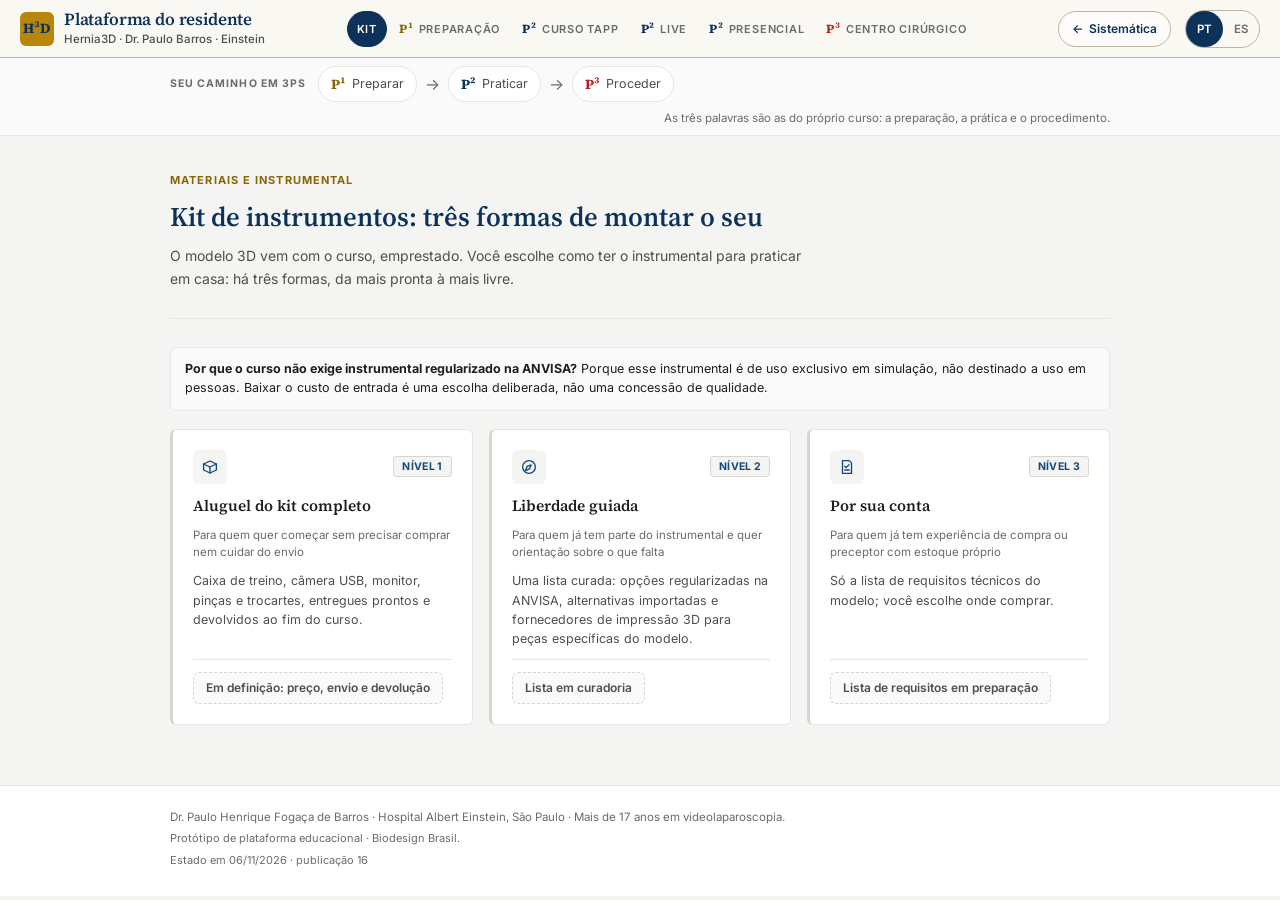
<file: index.html>
<!DOCTYPE html>
<html lang="pt-BR">
<head>
<meta charset="UTF-8">
<meta name="viewport" content="width=device-width, initial-scale=1.0">
<title>Plataforma do residente · Hernia3D</title>
<meta name="description" content="Domine o TAPP antes do primeiro paciente: curso de maestria em hérnia inguinal por videolaparoscopia, num modelo impresso em 3D. Teoria, prática autoguiada, live e encontro presencial com o preceptor.">
<meta name="publicacao" content="16|2026-11-06">
<meta property="og:type" content="website">
<meta property="og:title" content="Plataforma do residente · Hernia3D">
<meta property="og:description" content="Domine o TAPP antes do primeiro paciente: curso de maestria em hérnia inguinal por videolaparoscopia, num modelo impresso em 3D.">
<meta property="og:image" content="https://biodesignbrasil.github.io/hernia3d-site/sistematica/img/og_plataforma.png">
<meta property="og:url" content="https://biodesignbrasil.github.io/hernia3d-site/">
<meta name="twitter:card" content="summary_large_image">
<link rel="icon" href="data:image/svg+xml,%3Csvg xmlns='http://www.w3.org/2000/svg' viewBox='0 0 32 32'%3E%3Crect width='32' height='32' rx='6' fill='%23B8860B'/%3E%3Ctext x='16' y='21.5' text-anchor='middle' font-family='Georgia,serif' font-weight='700' font-size='13' fill='%230C325A'%3EH%C2%B3D%3C/text%3E%3C/svg%3E">
<link rel="preconnect" href="https://fonts.googleapis.com">
<link rel="preconnect" href="https://fonts.gstatic.com" crossorigin>
<link href="https://fonts.googleapis.com/css2?family=Source+Serif+4:wght@600;700&family=Inter:wght@400;500;600;700&display=swap" rel="stylesheet">
<style>
  :root {
    --primary: #14477A;
    --primary-light: #1D5A96;
    --primary-dark: #0C325A;
    --accent: #B8860B;
    --ouro-texto: #8A6508;
    --accent-light: #FBF3E1;
    --success: #2E6B3E;
    --success-light: #EAF3EB;
    --error: #B3261E;
    --error-light: #FBEAEA;
    --neutral-50: #FAFAFA;
    --neutral-100: #F4F4F3;
    --neutral-200: #E7E6E3;
    --neutral-300: #D7D5D0;
    --neutral-600: #6B6B68;
    --neutral-700: #4E4E4B;
    --neutral-900: #1F1F1D;
    --font: "Inter", "Segoe UI", -apple-system, BlinkMacSystemFont, Roboto, sans-serif;
    --font-serif: "Source Serif 4", Georgia, "Times New Roman", serif;
    --radius: 6px;
    --shadow: 0 1px 3px rgba(0,0,0,0.08), 0 1px 2px rgba(0,0,0,0.06);
    --shadow-lg: 0 4px 16px rgba(0,0,0,0.12);
  }
  * { box-sizing: border-box; margin: 0; padding: 0; }
  body { font-family: var(--font); background: var(--neutral-100); color: var(--neutral-900); min-height: 100vh; line-height: 1.5; }
  /* o foco do teclado: contorno em ouro, fora do elemento; nenhum pai com overflow o recorta */
  :focus-visible { outline: 2px solid var(--ouro-texto); outline-offset: 2px; }

  /* ---- uma barra só, como na Sistemática e nas peças irmãs: a marca, as abas em pílula, as outras duas peças e o idioma ---- */
  header.barra {
    background: #FAF8F3; color: var(--primary-dark); padding: 0 20px;
    display: flex; align-items: center; min-height: 58px; gap: 14px;
    position: sticky; top: 0; z-index: 100; border-bottom: 1px solid #BDB5A3;
  }
  .brand { display: flex; align-items: center; gap: 10px; flex-shrink: 0; min-width: 0; }
  .brand-mark {
    width: 34px; height: 34px; border-radius: 6px; background: var(--accent); color: var(--primary-dark);
    font-family: var(--font-serif); font-weight: 700; font-size: 14px; letter-spacing: -0.02em;
    display: flex; align-items: center; justify-content: center; flex-shrink: 0;
  }
  header .title-block { min-width: 0; }
  header h1 { font-family: var(--font-serif); font-size: 17px; font-weight: 600; letter-spacing: -0.01em; line-height: 1.1; }
  /* a linha do preceptor, legível em todas as larguras */
  header .subtitle { font-size: 11.5px; font-weight: 500; color: var(--neutral-700); margin-top: 3px; line-height: 1.25; white-space: nowrap; }
  header nav { flex: 1 1 auto; min-width: 0; display: flex; flex-wrap: wrap; align-items: center; justify-content: safe center; gap: 2px; }
  header nav button { cursor: pointer; font-family: inherit; font-size: 11px; font-weight: 600; letter-spacing: .1em; text-transform: uppercase; color: var(--neutral-600);
    background: transparent; border: 1px solid transparent; border-radius: 999px; padding: 6px 11px; min-height: 36px; white-space: nowrap;
    display: inline-flex; align-items: center; justify-content: center; transition: color .15s, background .15s, border-color .15s; }
  header nav button:hover { color: var(--primary-dark); border-color: #BDB5A3; }
  header nav button.active { background: var(--primary-dark); border-color: var(--primary-dark); color: #fff; }
  header nav button.active .nav-p { color: #E8C66A; }
  .lang-switch { display: flex; border: 1px solid #BDB5A3; border-radius: 999px; flex-shrink: 0; }
  .lang-switch button { background: transparent; border: none; border-radius: 999px; color: var(--neutral-600); font-family: inherit; font-size: 11.5px; font-weight: 600;
    min-height: 36px; min-width: 36px; padding: 0 11px; cursor: pointer; }
  .lang-switch button.active { background: var(--primary-dark); color: #fff; }
  /* a volta: a plataforma só aponta para a Sistemática, na aba que a mostra (3ª · Quem). Um botão, no lugar da pílula
     das outras duas peças */
  .volta-sis { display: inline-flex; align-items: center; gap: 6px; min-height: 36px; padding: 5px 13px; border: 1px solid #BDB5A3; border-radius: 999px;
    background: rgba(255,255,255,.6); color: var(--primary-dark); font-size: 12px; font-weight: 600; text-decoration: none; white-space: nowrap; flex-shrink: 0; }
  .volta-sis:hover { background: #fff; text-decoration: underline; text-underline-offset: 3px; }
  @media (max-width: 1440px) { header nav button { letter-spacing: .07em; padding: 6px 9px; } }
  /* até 1260px o menu desce para uma linha própria: nenhuma aba fica escondida */
  @media (max-width: 1260px) {
    header.barra { flex-wrap: wrap; padding: 8px 16px; gap: 6px 12px; }
    header nav { flex: 1 1 100%; order: 3; justify-content: flex-start; }
    .volta-sis { margin-left: auto; }
  }
  /* celular (e um pouco acima, onde as seis abas já não cabem numa linha): o menu em duas linhas de três */
  @media (max-width: 700px) {
    header nav { display: grid; grid-template-columns: repeat(3, minmax(0, 1fr)); gap: 4px; }
    header nav button { white-space: normal; text-align: center; line-height: 1.15; padding: 4px 6px; font-size: 11px; letter-spacing: .04em; }
  }
  @media (max-width: 640px) {
    header.barra { padding: 8px 12px; gap: 6px 8px; }
    /* a marca ocupa o que sobra na primeira linha e quebra o texto se faltar espaço; a volta à Sistemática e o idioma
       ficam nela, à direita */
    .brand { gap: 8px; flex: 1 1 0; }
    .volta-sis { order: 1; margin-left: 0; padding: 4px 10px; }
    .lang-switch { order: 2; }
    header h1 { font-size: 15px; }
    header .subtitle { font-size: 12px; white-space: normal; }
    header .subtitle .sub-marca { display: none; }
    .lang-switch button { padding: 0 9px; }
  }
  /* celular estreito (até 480px): a marca fica com a primeira linha inteira, para o nome não quebrar em três; a volta à
     Sistemática e o idioma descem para a segunda, uma em cada ponta */
  @media (max-width: 480px) {
    .brand { flex: 1 1 100%; }
    .lang-switch { margin-left: auto; }
  }

  .container { max-width: 980px; margin: 0 auto; padding: 32px 20px 60px; }
  @media (max-width: 640px) { .container { padding: 24px 16px 48px; } }
  .tab-content { display: none; }
  .tab-content.active { display: block; }

  .card { background: white; border: 1px solid var(--neutral-200); border-radius: var(--radius); box-shadow: var(--shadow); padding: 24px; margin-bottom: 18px; }

  .hero { padding: 4px 0 28px; border-bottom: 1px solid var(--neutral-200); margin-bottom: 28px; }
  .hero-kicker { display: block; font-size: 11px; font-weight: 700; letter-spacing: .1em; text-transform: uppercase; color: var(--ouro-texto); margin-bottom: 10px; }
  .hero h2 { font-family: var(--font-serif); font-size: 27px; font-weight: 600; color: var(--primary-dark); margin-bottom: 10px; line-height: 1.3; }
  .hero p { font-size: 14px; color: var(--neutral-700); max-width: 640px; line-height: 1.65; }

  .alert { padding: 12px 14px; border-radius: var(--radius); margin-bottom: 18px; font-size: 12.5px; border: 1px solid var(--neutral-200); background: var(--neutral-50); }
  .alert strong { color: var(--neutral-900); }

  /* os 5 critérios de maestria, numerados, onde a página os lista */
  .crit { list-style: none; counter-reset: crit; display: flex; flex-wrap: wrap; gap: 6px; margin: 8px 0 0; padding: 0; }
  .crit li { counter-increment: crit; display: inline-flex; align-items: baseline; gap: 6px; font-size: 12.5px; color: var(--neutral-900);
    background: white; border: 1px solid var(--neutral-300); border-radius: 999px; padding: 3px 11px 3px 4px; }
  .crit li::before { content: counter(crit); display: inline-flex; align-items: center; justify-content: center; width: 18px; height: 18px; border-radius: 50%;
    background: var(--accent-light); color: var(--ouro-texto); border: 1px solid var(--accent); font-size: 10.5px; font-weight: 700; flex-shrink: 0; align-self: center; }

  /* o que ainda não está pronto: texto de estado, não botão */
  .estado { display: inline-flex; align-items: center; gap: 7px; font-size: 12px; font-weight: 600; color: var(--neutral-700); line-height: 1.35;
    background: var(--neutral-50); border: 1px dashed var(--neutral-300); border-radius: var(--radius); padding: 7px 12px; }
  .estado svg { width: 14px; height: 14px; flex-shrink: 0; }

  /* Módulos */
  .module-grid { display: grid; grid-template-columns: repeat(auto-fit, minmax(260px, 1fr)); gap: 16px; }
  .module-card {
    background: white; border: 1px solid var(--neutral-200); border-radius: var(--radius);
    padding: 20px; display: flex; flex-direction: column; gap: 10px;
    border-left: 3px solid var(--neutral-300);
  }
  .module-card h3 { font-family: var(--font-serif); font-size: 15.5px; font-weight: 600; }
  .module-audience { font-size: 11.5px; color: var(--neutral-600); }
  .module-top { display: flex; align-items: center; justify-content: space-between; gap: 10px; }
  .module-icon { width: 34px; height: 34px; border-radius: 6px; background: var(--neutral-100); color: var(--primary); display: flex; align-items: center; justify-content: center; flex-shrink: 0; }
  .module-icon svg { width: 18px; height: 18px; }
  .evidence-badge { display: inline-block; font-size: 10.5px; font-weight: 700; padding: 2px 8px; border-radius: 3px; letter-spacing: .03em; width: fit-content; border: 1px solid; }
  .evidence-badge.direct { background: var(--success-light); color: var(--success); border-color: var(--success); }
  .evidence-badge.design { background: var(--accent-light); color: var(--ouro-texto); border-color: var(--accent); }
  .evidence-badge.neutral { background: var(--neutral-100); color: var(--primary); border-color: var(--neutral-300); }
  .module-rationale { font-size: 12.5px; line-height: 1.55; color: var(--neutral-700); }
  .module-rationale strong { color: var(--neutral-900); }
  .module-footer { margin-top: auto; padding-top: 12px; border-top: 1px solid var(--neutral-200); }

  .btn {
    padding: 9px 18px; border-radius: var(--radius);
    font-size: 13px; font-weight: 600; cursor: pointer; transition: all 0.15s;
    display: inline-block; width: 100%; text-align: center; border: 1px solid var(--primary);
  }
  .btn-primary { background: var(--primary); color: white; }
  .btn-primary:hover { background: var(--primary-dark); }
  .btn-outline { background: transparent; color: var(--primary); }
  .btn-outline:hover { background: var(--neutral-50); }

  /* Sessão ao vivo: travada até a maestria */
  .live-card {
    background: white; border: 1px solid var(--primary); border-left: 4px solid var(--primary);
    border-radius: var(--radius); padding: 24px; box-shadow: var(--shadow);
  }
  .live-card .tag { display: inline-block; background: #E3EAF2; color: var(--primary-dark); border: 1px solid var(--primary); padding: 3px 10px; border-radius: 3px; font-size: 10.5px; font-weight: 700; letter-spacing: .03em; margin-bottom: 12px; }
  .live-card h3 { font-family: var(--font-serif); font-size: 18px; font-weight: 600; color: var(--primary-dark); margin-bottom: 4px; }
  .live-card .date-row { display: flex; align-items: baseline; gap: 10px; margin: 14px 0; flex-wrap: wrap; }
  .live-card .date-big { font-family: var(--font-serif); font-size: 22px; font-weight: 700; color: var(--neutral-900); }
  .live-card .date-sub { font-size: 12px; color: var(--neutral-600); }
  .live-card p { font-size: 13px; line-height: 1.6; color: var(--neutral-700); max-width: 560px; margin-bottom: 16px; }

  .bonus-card {
    background: var(--neutral-50); border: 1px solid var(--neutral-200); border-radius: var(--radius);
    padding: 20px; margin-top: 14px;
  }
  .bonus-card .tag { display: inline-block; background: var(--accent-light); color: var(--ouro-texto); border: 1px solid var(--accent); padding: 3px 10px; border-radius: 3px; font-size: 10.5px; font-weight: 700; margin-bottom: 8px; }
  .bonus-card h4 { font-size: 13.5px; font-weight: 700; margin-bottom: 6px; }
  .bonus-card p { font-size: 12.5px; color: var(--neutral-700); line-height: 1.6; }

  .locked-hint { font-size: 12.5px; color: var(--neutral-700); margin-top: 20px; padding: 14px 16px; background: var(--neutral-50); border: 1px dashed var(--neutral-300); border-radius: var(--radius); }
  .locked-hint > p + p { margin-top: 8px; color: var(--neutral-600); }

  /* Tab 2 — Curso */
  .stats-row { display: grid; grid-template-columns: repeat(auto-fit, minmax(150px, 1fr)); gap: 14px; margin-bottom: 10px; }
  .stat-box { background: white; border: 1px solid var(--neutral-200); border-top: 3px solid var(--accent); border-radius: var(--radius); padding: 18px 16px; text-align: center; }
  .stat-box .num { font-family: var(--font-serif); font-size: 27px; font-weight: 700; color: var(--primary-dark); }
  .stat-box .lbl { font-size: 11px; color: var(--neutral-600); margin-top: 6px; line-height: 1.35; }
  .stat-nota { font-size: 12px; color: var(--neutral-700); line-height: 1.55; margin-bottom: 24px; max-width: 760px; }

  .journey { display: flex; gap: 0; overflow-x: auto; margin: 6px 0 4px; padding-bottom: 4px; }
  .journey-step { flex: 1; min-width: 150px; text-align: left; padding: 0 14px 0 0; position: relative; }
  .journey-step:not(:last-child)::after { content: ""; position: absolute; right: 0; top: 14px; width: 14px; height: 1px; background: var(--neutral-300); }
  .journey-num { width: 26px; height: 26px; border-radius: 3px; background: var(--primary); color: white; display: flex; align-items: center; justify-content: center; font-weight: 700; font-size: 12px; margin-bottom: 8px; }
  /* a porta da maestria: o passo que abre a live e o centro cirúrgico */
  .journey-step.porta .journey-num { background: var(--accent-light); color: var(--ouro-texto); border: 1.5px solid var(--accent); border-radius: 50%; }
  .journey-step.porta h4 { color: var(--ouro-texto); }
  .journey-step h4 { font-size: 12.5px; font-weight: 700; margin-bottom: 3px; }
  .journey-step p { font-size: 11.5px; color: var(--neutral-600); line-height: 1.4; }
  /* até 860px os 5 passos quebram em linhas: nenhum fica escondido numa rolagem lateral */
  @media (max-width: 860px) {
    .journey { display: grid; grid-template-columns: repeat(auto-fit, minmax(130px, 1fr)); gap: 14px; overflow: visible; padding-bottom: 0; }
    .journey-step { min-width: 0; padding-right: 0; }
    .journey-step:not(:last-child)::after { display: none; }
  }

  .moment-list { display: flex; flex-direction: column; gap: 12px; }
  .moment { padding: 14px 16px; border-radius: var(--radius); background: var(--neutral-50); border-left: 3px solid var(--primary); }
  .moment-head { display: flex; align-items: baseline; gap: 8px; margin-bottom: 3px; flex-wrap: wrap; }
  .moment-phase { font-size: 10.5px; font-weight: 700; color: var(--primary); letter-spacing: .03em; }
  .moment h4 { font-size: 13px; font-weight: 700; }
  .moment p { font-size: 12.5px; color: var(--neutral-700); line-height: 1.5; }
  .moment .clinical { font-size: 11.5px; color: var(--ouro-texto); font-weight: 600; margin-top: 5px; }
  .premodule-tag {
    display: inline-flex; align-items: center; gap: 5px; margin-top: 8px; min-height: 36px; text-align: left;
    font-family: inherit; font-size: 11.5px; font-weight: 600; line-height: 1.35; color: var(--primary); background: white;
    border: 1px solid var(--primary); border-radius: 3px; padding: 6px 10px; cursor: pointer;
  }
  button.premodule-tag:hover { background: var(--primary); color: white; }
  .premodule-tag.none { color: var(--neutral-600); border-color: var(--neutral-300); cursor: default; background: transparent; min-height: 0; }
  .sec-tit { font-family: var(--font-serif); font-size: 19px; font-weight: 600; color: var(--primary-dark); margin: 30px 0 4px; }
  .sec-sub { font-size: 13px; color: var(--neutral-700); margin-bottom: 14px; max-width: 720px; line-height: 1.6; }

  /* Checklist de autoavaliação — erros críticos */
  .ce-list { display: flex; flex-direction: column; gap: 8px; }
  .ce-item {
    display: flex; align-items: flex-start; gap: 10px; padding: 10px 12px;
    border: 1px solid var(--neutral-200); border-radius: var(--radius); background: var(--neutral-50);
    cursor: pointer; transition: all 0.15s;
  }
  .ce-item input[type=checkbox] { margin-top: 3px; flex-shrink: 0; width: 15px; height: 15px; accent-color: var(--error); cursor: pointer; }
  .ce-item .ce-code {
    display: inline-block; font-size: 10px; font-weight: 700; color: var(--primary); background: white;
    border: 1px solid var(--neutral-300); border-radius: 3px; padding: 1px 6px; margin-right: 6px;
  }
  .ce-item .ce-text { font-size: 12.5px; color: var(--neutral-900); }
  .ce-item .ce-consequence { display: block; font-size: 11px; color: var(--neutral-600); margin-top: 2px; }
  .ce-item.checked { background: var(--error-light); border-color: var(--error); }
  .ce-item.checked .ce-code { border-color: var(--error); color: var(--error); }
  .ce-result { margin-top: 14px; padding: 12px 14px; border-radius: var(--radius); font-size: 12.5px; font-weight: 600; border: 1px solid; }
  /* sem marcas: um critério cumprido, não a maestria; por isso neutro, e não verde */
  .ce-result.ok { background: var(--neutral-50); color: var(--primary-dark); border-color: var(--neutral-300); }
  .ce-result.fail { background: var(--error-light); color: var(--error); border-color: var(--error); }
  /* a próxima sessão começa sem marcas */
  .ce-limpa { margin-top: 10px; font: inherit; font-size: 12.5px; font-weight: 600; color: var(--primary); background: white;
    border: 1px solid var(--neutral-300); border-radius: var(--radius); padding: 6px 12px; min-height: 36px; cursor: pointer; }
  .ce-limpa:hover { border-color: var(--primary); }
  .ce-limpa[hidden] { display: none; }

  .sources { font-size: 11px; color: var(--neutral-600); margin-top: 24px; padding-top: 16px; border-top: 1px solid var(--neutral-200); line-height: 1.6; }

  .site-footer { border-top: 1px solid var(--neutral-200); background: white; }
  .site-footer .container { padding-top: 22px; padding-bottom: 26px; }
  .site-footer p { font-size: 11.5px; color: var(--neutral-600); line-height: 1.6; }
  .site-footer .footer-note { margin-top: 4px; font-size: 11px; color: var(--neutral-600); }

  @media (max-width: 640px) {
    .journey { grid-template-columns: minmax(0, 1fr); }
    .hero h2 { font-size: 21px; }
  }

  /* ---- os 3Ps: a trilha, o menu e o mapa da região inguinal ---- */
  /* --k: linhas e preenchimentos · --kt: a mesma cor como texto (o ouro escurece para ler bem) · --kf: fundo claro */
  .k0 { --k: #B8860B; --kt: #8A6508; --kf: #F8EFD9; } .k1 { --k: #0C325A; --kt: #0C325A; --kf: #E3EAF2; } .k2 { --k: #B3261E; --kt: #B3261E; --kf: #F6E3E0; }
  .nav-p { display: inline-block; font-family: var(--font-serif); font-weight: 700; font-size: 12.5px; color: var(--kt); margin-right: 5px; }
  .trilha-p { background: var(--neutral-50); border-bottom: 1px solid var(--neutral-200); }
  .trilha-p .container { padding: 8px 20px; display: flex; align-items: center; gap: 8px; flex-wrap: wrap; }
  .trilha-p .rot { font-size: 10.5px; font-weight: 700; letter-spacing: .1em; text-transform: uppercase; color: var(--neutral-600); margin-right: 4px; }
  .trilha-p button { display: inline-flex; align-items: center; gap: 6px; border: 1px solid var(--neutral-200); background: white; border-radius: 999px;
    min-height: 36px; padding: 3px 12px; cursor: pointer; font: inherit; font-size: 12.5px; color: var(--neutral-700); }
  .trilha-p button b { font-family: var(--font-serif); color: var(--kt); font-size: 14px; }
  .trilha-p button.on { background: var(--kf); border-color: var(--k); color: var(--neutral-900); font-weight: 600; }
  .trilha-p .seta { color: var(--neutral-600); }
  .trilha-p .dica-p { font-size: 11.5px; color: var(--neutral-600); margin-left: auto; }
  .p-card { border-left: 4px solid var(--k); }
  .p-head { display: flex; align-items: baseline; gap: 10px; flex-wrap: wrap; margin-bottom: 4px; }
  .p-head .sig { font-family: var(--font-serif); font-weight: 700; font-size: 26px; color: var(--kt); line-height: 1; }
  .p-head h3 { font-family: var(--font-serif); font-size: 19px; font-weight: 600; color: var(--primary-dark); }
  .p-sub { font-size: 13px; color: var(--neutral-700); margin-bottom: 14px; max-width: 720px; line-height: 1.6; }
  .p-grade { display: grid; grid-template-columns: minmax(0, 1fr); gap: 14px; align-items: start; }
  .mapa-fig { border: 1px solid var(--neutral-200); border-radius: var(--radius); background: #FAF8F3; overflow: hidden; }
  .mapa-fig svg { display: block; width: 100%; height: auto; }
  .mapa-nota { font-size: 11.5px; color: var(--neutral-600); margin-top: 5px; }
  .leg-mob { display: none; margin: 6px 0 0; padding: 0; list-style: none; font-size: 12.5px; columns: 2; column-gap: 14px; }
  .leg-mob li { break-inside: avoid; margin: 0 0 3px; }
  .leg-mob b { display: inline-flex; width: 18px; height: 18px; border-radius: 50%; background: #0C325A; color: #fff; font-size: 10.5px;
    align-items: center; justify-content: center; margin-right: 6px; }
  .quiz-box { border: 1px solid var(--neutral-200); border-radius: var(--radius); padding: 12px 14px; background: var(--neutral-50); }
  .quiz-box h4 { font-size: 11px; font-weight: 700; letter-spacing: .1em; text-transform: uppercase; color: var(--neutral-600); margin-bottom: 4px; }
  .quiz-box p { font-size: 13px; color: var(--neutral-700); }
  .quiz-p { margin-top: 8px; font-size: 14px !important; color: var(--neutral-900) !important; }
  .quiz-p b { font-family: var(--font-serif); font-size: 16px; color: var(--primary-dark); }
  .fb { margin-top: 4px; min-height: 1.4em; } .fb.ok { color: var(--success) !important; } .fb.erro { color: var(--error) !important; }
  /* sem o mapa, os nomes das seis estruturas: uma lista simples, que não parece botão */
  .lista-r { margin: 2px 0 0; padding-left: 20px; columns: 3; column-gap: 28px; font-size: 13px; line-height: 1.5; color: var(--neutral-900); }
  .lista-r li { break-inside: avoid; margin-bottom: 4px; }
  .lista-r:empty { display: none; }
  #macro-card { display: grid; grid-template-columns: minmax(0, 1fr) minmax(0, 1.1fr); column-gap: 22px; }
  #macro-card > h3, #macro-card > p { grid-column: 1 / -1; }
  #macro-card.sem-mapa { grid-template-columns: minmax(0, 1fr); }
  #macro-card.sem-mapa .macro-mapa { display: none; }
  #macro-card .moment.fase { cursor: pointer; }
  #macro-card .moment.fase.on { background: #F4EAD2; border-left-color: #B8860B; }
  .macro-mapa { position: sticky; top: 130px; align-self: start; }
  .macro-mapa .linha { display: flex; align-items: center; justify-content: space-between; gap: 10px; margin-bottom: 8px; flex-wrap: wrap; }
  .macro-mapa .linha span { font-size: 12px; color: var(--neutral-600); }
  .abc { display: grid; grid-template-columns: repeat(3, minmax(0, 1fr)); gap: 10px; }
  .abc div { border-radius: var(--radius); padding: 12px 14px; color: #fff; background: #0C325A; font-size: 12.5px; line-height: 1.45; }
  /* a supervisão diminui e o azul clareia; a fase C, clara, leva texto escuro para manter o contraste */
  .abc div:nth-child(2) { background: #3D5F84; } .abc div:nth-child(3) { background: #D9E2EC; color: var(--primary-dark); }
  .abc b { display: block; font-size: 14px; margin-bottom: 2px; }
  .cir-nota { font-size: 12.5px; color: var(--neutral-700); line-height: 1.55; margin-top: 12px; }
  .aberto-r { border: 1px dashed var(--error); border-radius: var(--radius); padding: 10px 14px; color: var(--error); font-size: 13px; line-height: 1.55; }

  /* o mapa: uma geometria só, três peles (as cores do modelo, o checklist, o paciente) */
  .mapa { --ouro: #B8860B; --ouro-claro: #F4EAD2; --tinta: #0C325A; --risco: #B3261E; --papel: #FAF8F3;
    --fundo: #FFFDF8; --musc: #fff; --musc-s: #0C325A; --osso: #fff; --osso-s: #0C325A; --lig: #fff; --lig-s: #0C325A; --art: #0C325A; --vei: #0C325A;
    --nervo: #0C325A; --nervo-dash: 3 2.5; --cordao: #fff; --cordao-s: #0C325A; --zona-f: none; --zona-s: #0C325A; --def-f: none; --def-s: #0C325A;
    --perit: none; --perit-s: #0C325A; --orif: #0C325A; --ref: #fff; --ref-s: #0C325A; --saco: none; --saco-s: #0C325A; --ctx: #F4F1EA; }
  .mapa * { transition: fill .35s, stroke .35s, opacity .35s; }
  .mapa .moldura { fill: var(--papel); } .mapa .fundo { fill: var(--fundo); }
  .mapa .ctx { fill: var(--ctx); stroke: rgba(12,50,90,.18); stroke-width: 1; }
  .mapa .t-musc .f { fill: var(--musc); stroke: var(--musc-s); stroke-width: 1; }
  .mapa .t-osso .fx1 { fill: none; stroke: var(--osso-s); stroke-width: 12; stroke-linecap: round; }
  .mapa .t-osso .fx2 { fill: none; stroke: var(--osso); stroke-width: 9; stroke-linecap: round; }
  .mapa .t-lig .fx1 { fill: none; stroke: var(--lig-s); stroke-width: 9; stroke-linecap: round; }
  .mapa .t-lig .fx2 { fill: none; stroke: var(--lig); stroke-width: 6; stroke-linecap: round; }
  .mapa .art { fill: none; stroke: var(--art); stroke-width: 3.4; stroke-linecap: round; }
  .mapa .vei { fill: none; stroke: var(--vei); stroke-width: 2.6; stroke-linecap: round; }
  .mapa .nv { fill: none; stroke: var(--nervo); stroke-width: 2.3; stroke-linecap: round; stroke-dasharray: var(--nervo-dash); }
  .mapa .cd1 { fill: none; stroke: var(--cordao-s); stroke-width: 6.5; stroke-linecap: round; }
  .mapa .cd2 { fill: none; stroke: var(--cordao); stroke-width: 4; stroke-linecap: round; }
  .mapa .t-zona .f { fill: var(--zona-f); stroke: var(--zona-s); stroke-width: 1.3; stroke-dasharray: 5 3; }
  .mapa .t-defeito .f { fill: var(--def-f); stroke: var(--def-s); stroke-width: 1.2; stroke-dasharray: 2 2.5; }
  .mapa .t-anel .f { fill: var(--def-f); stroke: var(--def-s); stroke-width: 1.6; }
  .mapa .t-anel .saco { fill: var(--saco); stroke: var(--saco-s); stroke-width: 1; }
  .mapa .t-camada .f { fill: var(--perit); stroke: var(--perit-s); stroke-width: 1.2; }
  .mapa .t-camada .borda { fill: none; stroke: var(--perit-s); stroke-width: 2.4; stroke-dasharray: 7 4; }
  .mapa .t-contorno .ct { fill: none; stroke: var(--orif); stroke-width: 1.8; stroke-dasharray: 7 4; }
  .mapa .t-ref .f { fill: var(--ref); stroke: var(--ref-s); stroke-width: 1; }
  .mapa .hit { fill: none; stroke: transparent; stroke-width: 16; pointer-events: stroke; }
  .mapa .lm { stroke: rgba(12,50,90,.35); stroke-width: 1; stroke-dasharray: 3 4; }
  .mapa .lm-rot { font-size: 10.5px; font-weight: 700; letter-spacing: .12em; fill: #6B6A64; }
  .mapa .est:not(.on) { opacity: .32; }
  .mapa.quiz .est { cursor: pointer; } .mapa .est:focus { outline: none; } .mapa .est:focus-visible { outline: 2px solid #B8860B; }
  .mapa .rot text { font-size: 13.5px; font-weight: 500; fill: var(--tinta); }
  .mapa .rot .perigo text { fill: var(--risco); font-weight: 600; }
  .mapa .rot line { stroke: var(--tinta); stroke-opacity: .5; stroke-width: 1; } .mapa .rot circle { fill: var(--tinta); }
  .mapa .rot .perigo line { stroke: var(--risco); } .mapa .rot .perigo circle { fill: var(--risco); }
  .mapa .pts { display: none; }
  .mapa .pts circle { fill: var(--tinta); stroke: #fff; stroke-width: 2; } .mapa .pts text { fill: #fff; font-size: 14px; font-weight: 700; text-anchor: middle; }
  .mapa.sem-nomes .rot { display: none; }
  .mapa.compacto .rot { display: none; } .mapa.compacto .pts { display: inline; }
  .leg-mob.sempre { display: block; margin-top: 8px; }
  .mapa[data-pele="modelo"] { --fundo: #E6D0C4; --musc: #C98476; --musc-s: #A9645A; --osso: #F8F4EA; --osso-s: #BDB5A3;
    --lig: #F1E9D8; --lig-s: #C2B596; --art: #B3261E; --vei: #2F5C9A; --nervo: #E0A91A; --nervo-dash: none; --cordao: #FBF8F1; --cordao-s: #9F947F;
    --def-s: rgba(12,50,90,.28); --perit: rgba(214,231,243,.62); --perit-s: #8EAAC0; --orif: rgba(12,50,90,.3); --ref: #E3B7A9; --ref-s: #C4978A;
    --saco: #D6AE62; --saco-s: #A9853E; --ctx: #F6F1E7; }
  .mapa[data-pele="checklist"] { --fundo: #F6F2EA; --musc: #E9E3D7; --musc-s: #D3CBBB; --osso: #F4F0E7; --osso-s: #CFC7B6;
    --lig: #F4F0E7; --lig-s: #CFC7B6; --art: #CDC4B4; --vei: #CDC4B4; --nervo: #D3CABA; --nervo-dash: none; --cordao: #F4F0E7; --cordao-s: #C9C0AF;
    --def-s: #CFC7B6; --perit: rgba(232,226,214,.55); --perit-s: #CFC7B6; --orif: #BDB5A3; --ref: #EEE8DC; --ref-s: #D6CFC0; --saco: #E2DACB; --saco-s: #CFC7B6; }
  .mapa[data-pele="checklist"] .est:not(.on) { opacity: 1; }
  .mapa[data-pele="checklist"] .on .f { fill: var(--ouro-claro); stroke: var(--ouro); }
  .mapa[data-pele="checklist"] .on .fx1, .mapa[data-pele="checklist"] .on .cd1, .mapa[data-pele="checklist"] .on .art, .mapa[data-pele="checklist"] .on .vei,
  .mapa[data-pele="checklist"] .on .nv, .mapa[data-pele="checklist"] .on .ct, .mapa[data-pele="checklist"] .on .borda { stroke: var(--ouro); }
  .mapa[data-pele="checklist"] .on .saco { fill: var(--ouro); }
  .mapa[data-pele="checklist"] .t-zona.on .f { fill: url(#hachura-ouro); }
  .mapa[data-pele="paciente"] { --fundo: #F0DDB4; --musc: #D49C8A; --musc-s: #B97E6C; --osso: #F3ECDD; --osso-s: #CDBF9F;
    --lig: #EFE4CC; --lig-s: #CBB991; --art: #B3261E; --vei: #2F5C9A; --nervo: #C9971A; --nervo-dash: 3 3; --cordao: #F6F1E6; --cordao-s: #B5A27F;
    --zona-f: url(#hachura); --zona-s: #B3261E; --def-s: rgba(12,50,90,.25); --perit: rgba(244,228,216,.74); --perit-s: #D3B3A0; --orif: rgba(12,50,90,.28);
    --ref: #E6B4A2; --ref-s: #C98F7C; --saco: #D9BC8E; --saco-s: #B29364; --ctx: #F5EEE0; }
  @media (prefers-reduced-motion: reduce) { .mapa * { transition: none; } }
  @media (max-width: 760px) {
    .p-grade, #macro-card { grid-template-columns: minmax(0, 1fr); }
    .macro-mapa { position: static; margin-top: 14px; }
    .abc { grid-template-columns: minmax(0, 1fr); }
    .trilha-p .dica-p { margin-left: 0; }
    .lista-r { columns: 2; }
  }
  @media (max-width: 640px) {
    .mapa .rot { display: none; } .mapa .pts { display: inline; } .mapa.sem-nomes .pts { display: none; } .leg-mob { display: block; }
    /* a trilha no celular: o rótulo numa linha, os três Ps embaixo, sem as setas e sem a dica */
    .trilha-p .container { display: grid; grid-template-columns: repeat(3, minmax(0, 1fr)); gap: 4px 6px; padding: 6px 12px 8px; }
    .trilha-p .rot { grid-column: 1 / -1; }
    .trilha-p .seta, .trilha-p .dica-p { display: none; }
    .trilha-p button { justify-content: center; padding: 3px 6px; }
    /* celular: texto corrido e legendas a 12px ou mais; os rótulos em versalete ficam em 11px */
    .module-audience, .stat-box .lbl, .journey-step p, .moment-phase, .moment .clinical, .premodule-tag, .ce-item .ce-code, .ce-item .ce-consequence,
    .sources, .site-footer p, .site-footer .footer-note, .mapa-nota, .lang-switch button { font-size: 12px; }
    .trilha-p .rot, .evidence-badge, .live-card .tag, .bonus-card .tag, .crit li::before, .leg-mob b { font-size: 11px; }
  }
  /* em moldura: a página aberta dentro de outra (a aba Quem da Sistemática mostra uma estação por vez). Saem o
     cabeçalho, a faixa dos 3Ps e o rodapé: o menu é o de quem emoldura. Liga com ?moldura no endereço */
  .em-moldura header.barra, .em-moldura .trilha-p, .em-moldura footer.site-footer { display: none; }
</style>
<script>if (/[?&]moldura\b/.test(location.search)) document.documentElement.classList.add('em-moldura');</script>
</head>
<body>
<svg width="0" height="0" style="position:absolute" aria-hidden="true">
  <defs>
    <pattern id="hachura" width="7" height="7" patternUnits="userSpaceOnUse" patternTransform="rotate(45)">
      <rect width="7" height="7" fill="rgba(179,38,30,.10)"/><line x1="0" y1="0" x2="0" y2="7" stroke="#B3261E" stroke-width="1.6" opacity=".55"/>
    </pattern>
    <pattern id="hachura-ouro" width="7" height="7" patternUnits="userSpaceOnUse" patternTransform="rotate(45)">
      <rect width="7" height="7" fill="rgba(184,134,11,.10)"/><line x1="0" y1="0" x2="0" y2="7" stroke="#B8860B" stroke-width="1.4" opacity=".55"/>
    </pattern>
  </defs>
</svg>

<!-- uma barra só, como na Sistemática e nas peças irmãs: a marca, as abas, a volta à Sistemática e o idioma -->
<header class="barra">
  <div class="brand">
    <div class="brand-mark" aria-hidden="true">H³D</div>
    <div class="title-block">
      <h1 data-i18n="headerTitle">Plataforma do residente</h1>
      <div class="subtitle"><span class="sub-marca">Hernia3D · </span><span data-i18n="headerAffil">Dr. Paulo Barros · Einstein</span></div>
    </div>
  </div>
  <nav aria-label="Etapas do curso" data-i18n-aria="navAria">
    <button type="button" class="active" aria-current="page" data-tab="kit"><span data-i18n="navKit">Kit</span></button>
    <button type="button" data-tab="preparacao"><span class="nav-p k0">P¹</span><span data-i18n="navPreparacao">Preparação</span></button>
    <button type="button" data-tab="curso"><span class="nav-p k1">P²</span><span data-i18n="navCurso">Curso TAPP</span></button>
    <button type="button" data-tab="live"><span class="nav-p k1">P²</span><span data-i18n="navLive">Live</span></button>
    <button type="button" data-tab="presencial"><span class="nav-p k1">P²</span><span data-i18n="navPresencial">Presencial</span></button>
    <button type="button" data-tab="cirurgia"><span class="nav-p k2">P³</span><span data-i18n="navCirurgia">Centro cirúrgico</span></button>
  </nav>
  <!-- a volta: a plataforma só aponta para a Sistemática, na aba que a mostra (3ª · Quem), na estação aberta. Na publicação,
       o endereço do vault vira o do site -->
  <a class="volta-sis" href="sistematica/?vista=plataforma" data-irma aria-label="Voltar à Sistemática" data-i18n-aria="voltaSis"><span aria-hidden="true">←</span> Sistemática</a>
  <div class="lang-switch" role="group" aria-label="Idioma">
    <button type="button" id="lang-pt" class="active" aria-pressed="true" lang="pt" onclick="setLanguage('pt')">PT</button>
    <button type="button" id="lang-es" aria-pressed="false" lang="es" onclick="setLanguage('es')">ES</button>
  </div>
</header>

<div class="trilha-p">
  <div class="container">
    <span class="rot" data-i18n="trilhaRot">Seu caminho em 3Ps</span>
    <button type="button" class="k0" data-tab="preparacao"><b>P¹</b><span data-i18n="p1Nome">Preparar</span></button><span class="seta" aria-hidden="true">→</span>
    <button type="button" class="k1" data-tab="curso"><b>P²</b><span data-i18n="p2Nome">Praticar</span></button><span class="seta" aria-hidden="true">→</span>
    <button type="button" class="k2" data-tab="cirurgia"><b>P³</b><span data-i18n="p3Nome">Proceder</span></button>
    <span class="dica-p" data-i18n="trilhaDica">As três palavras são as do próprio curso: a preparação, a prática e o procedimento.</span>
  </div>
</div>

<main id="conteudo">
<!-- ════════════════════════════════════════
     TAB 0 — KIT DE INSTRUMENTOS
════════════════════════════════════════ -->
<div id="tab-kit" class="tab-content active">
<div class="container">

  <div class="hero">
    <span class="hero-kicker" data-i18n="kitKicker">Materiais e instrumental</span>
    <h2 tabindex="-1" data-i18n="kitHeroTitle">Kit de instrumentos: três formas de montar o seu</h2>
    <p data-i18n="kitHeroSub">O modelo 3D vem com o curso, emprestado. Você escolhe como ter o instrumental para praticar em casa: há três formas, da mais pronta à mais livre.</p>
  </div>

  <div class="alert" data-i18n-html="kitPhilosophyNote">
    <strong>Por que o curso não exige instrumental regularizado na ANVISA?</strong> Porque esse instrumental é de uso exclusivo em simulação, não destinado a uso em pessoas. Baixar o custo de entrada é uma escolha deliberada, não uma concessão de qualidade.
  </div>

  <div class="module-grid">

    <div class="module-card">
      <div class="module-top">
        <div class="module-icon"><svg viewBox="0 0 24 24" fill="none" stroke="currentColor" stroke-width="1.8" stroke-linecap="round" stroke-linejoin="round"><path d="M3.5 8L12 4l8.5 4-8.5 4-8.5-4z"/><path d="M3.5 8v8l8.5 4 8.5-4V8"/><path d="M12 12v8"/></svg></div>
        <span class="evidence-badge neutral" data-i18n="kitBadge1">NÍVEL 1</span>
      </div>
      <h3 data-i18n="kit1Title">Aluguel do kit completo</h3>
      <div class="module-audience" data-i18n="kit1Audience">Para quem quer começar sem precisar comprar nem cuidar do envio</div>
      <div class="module-rationale" data-i18n="kit1Desc">Caixa de treino, câmera USB, monitor, pinças e trocartes, entregues prontos e devolvidos ao fim do curso.</div>
      <div class="module-footer">
        <span class="estado" data-i18n="kit1Estado">Em definição: preço, envio e devolução</span>
      </div>
    </div>

    <div class="module-card">
      <div class="module-top">
        <div class="module-icon"><svg viewBox="0 0 24 24" fill="none" stroke="currentColor" stroke-width="1.8" stroke-linecap="round" stroke-linejoin="round"><circle cx="12" cy="12" r="8.5"/><path d="M14.8 9.2l-2.1 5.4-5.4 2.1 2.1-5.4z"/></svg></div>
        <span class="evidence-badge neutral" data-i18n="kitBadge2">NÍVEL 2</span>
      </div>
      <h3 data-i18n="kit2Title">Liberdade guiada</h3>
      <div class="module-audience" data-i18n="kit2Audience">Para quem já tem parte do instrumental e quer orientação sobre o que falta</div>
      <div class="module-rationale" data-i18n="kit2Desc">Uma lista curada: opções regularizadas na ANVISA, alternativas importadas e fornecedores de impressão 3D para peças específicas do modelo.</div>
      <div class="module-footer">
        <span class="estado" data-i18n="kit2Estado">Lista em curadoria</span>
      </div>
    </div>

    <div class="module-card">
      <div class="module-top">
        <div class="module-icon"><svg viewBox="0 0 24 24" fill="none" stroke="currentColor" stroke-width="1.8" stroke-linecap="round" stroke-linejoin="round"><path d="M6 3.5h9l3 3v14H6z"/><path d="M9 11l1.8 1.8L14.5 9M9 16h6"/></svg></div>
        <span class="evidence-badge neutral" data-i18n="kitBadge3">NÍVEL 3</span>
      </div>
      <h3 data-i18n="kit3Title">Por sua conta</h3>
      <div class="module-audience" data-i18n="kit3Audience">Para quem já tem experiência de compra ou preceptor com estoque próprio</div>
      <div class="module-rationale" data-i18n="kit3Desc">Só a lista de requisitos técnicos do modelo; você escolhe onde comprar.</div>
      <div class="module-footer">
        <span class="estado" data-i18n="kit3Estado">Lista de requisitos em preparação</span>
      </div>
    </div>

  </div>

</div>
</div>

<!-- ════════════════════════════════════════
     TAB 1 — P¹ PREPARAÇÃO: TEORIA, PRIMEIRA SESSÃO E PRÉ-MÓDULOS
════════════════════════════════════════ -->
<div id="tab-preparacao" class="tab-content">
<div class="container">

  <div class="hero">
    <span class="hero-kicker" data-i18n="pmKicker">Primeira etapa · P¹ Preparar</span>
    <h2 tabindex="-1" data-i18n="pmHeroTitle">Antes da prática: a teoria, a primeira sessão e, se faltar base, os pré-módulos</h2>
    <p data-i18n="pmHeroSub">Todo residente faz a teoria e a primeira sessão no modelo. Os pré-módulos são só para quem ainda não tem a base de videolaparoscopia.</p>
  </div>

  <div class="card p-card k0">
    <div class="p-head"><span class="sig">P¹</span><h3 data-i18n="p1EtapasTit">O que todo residente faz</h3></div>
    <div class="moment-list">
      <div class="moment">
        <div class="moment-head"><span class="moment-phase">1</span><h4 data-i18n="p1TeoriaTit">Teoria do TAPP, com teste</h4></div>
        <p data-i18n="p1TeoriaDesc">Anatomia, etapas do procedimento e instrumental, no seu ritmo. O teste pede 90% de acerto para avançar, com tentativas ilimitadas.</p>
      </div>
      <div class="moment">
        <div class="moment-head"><span class="moment-phase">2</span><h4 data-i18n="p1OnbTit">Primeira sessão no modelo (onboarding)</h4></div>
        <p data-i18n="p1OnbDesc">Você monta o modelo, conhece as peças e faz o primeiro TAPP guiado por um vídeo de referência, narrado. Esta sessão não vale nota e não conta entre as sessões da prática.</p>
      </div>
    </div>
  </div>

  <div class="card p-card k0">
    <div class="p-head"><span class="sig">P¹</span><h3 data-i18n="p1Tit">Preparar: a anatomia que você vai nomear</h3></div>
    <p class="p-sub" data-i18n="p1Sub" data-i18n-sem-mapa="p1SubTexto">Antes de cortar, nomeie. Estas são as seis estruturas que a primeira sessão apresenta no modelo, vistas por dentro, pela câmera: medial à esquerda, lateral à direita.</p>
    <div class="p-grade">
      <div>
        <div class="mapa-fig" id="mapa-p1"></div>
        <p class="mapa-nota" data-i18n="mapaNota">Região inguinal direita · esquema simplificado, não é atlas.</p>
        <ol class="leg-mob" id="leg-p1"></ol>
        <ul class="lista-r" id="lista-p1"></ul>
      </div>
      <div class="quiz-box" id="quiz-box">
        <h4 data-i18n="quizTit">Teste-se</h4>
        <p data-i18n="quizSub">Os nomes somem e você clica na estrutura pedida. É o que o P¹ cobra.</p>
        <div id="quiz"></div>
      </div>
    </div>
  </div>

  <h3 class="sec-tit" data-i18n="pmSecTit">Pré-módulos: para quem ainda não tem a base</h3>
  <p class="sec-sub" data-i18n="pmSecSub">Três módulos de nivelamento, ainda em produção. Não contam para a maestria nem abrem a live.</p>

  <div class="alert" data-i18n-html="evidenceLegend">
    <strong>Evidência direta</strong>: um estudo publicado testou esse tipo de treino e mediu o resultado. <strong>Justificativa técnica</strong>: não há estudo dedicado a este módulo; a necessidade vem de currículos gerais de laparoscopia (ex.: FLS) ou de uma exigência deste protocolo (ex.: fixação de tela sem grampeador).
  </div>

  <div class="module-grid" id="module-grid">

    <div class="module-card" id="module-card-fundamentos">
      <div class="module-top">
        <div class="module-icon"><svg viewBox="0 0 24 24" fill="none" stroke="currentColor" stroke-width="1.8" stroke-linecap="round" stroke-linejoin="round"><circle cx="12" cy="13.5" r="5"/><path d="M12 10.5a3 3 0 0 0-3 3"/><path d="M4 8.5h3.2l1-2h7.6l1 2H20v10.5H4z"/></svg></div>
        <span class="evidence-badge design" data-i18n="badgeDesign">JUSTIFICATIVA TÉCNICA</span>
      </div>
      <h3 data-i18n="mod_fundamentos_title">Fundamentos de videolaparoscopia</h3>
      <div class="module-audience" data-i18n="mod_fundamentos_audience">Indicado para residentes sem experiência prévia em laparoscopia</div>
      <div class="module-rationale" data-i18n-html="mod_fundamentos_rationale">Coordenação câmera-mãos e triangulação de instrumentos são pré-requisito de qualquer procedimento laparoscópico — a mesma lacuna coberta por currículos genéricos como o <strong>FLS</strong>, sem especificidade para hérnia.</div>
      <div class="module-footer">
        <span class="estado" data-i18n="statusProducao">Em produção</span>
      </div>
    </div>

    <div class="module-card" id="module-card-sutura">
      <div class="module-top">
        <div class="module-icon"><svg viewBox="0 0 24 24" fill="none" stroke="currentColor" stroke-width="1.8" stroke-linecap="round" stroke-linejoin="round"><path d="M5 19L19 5"/><circle cx="18" cy="6" r="1.4" fill="currentColor" stroke="none"/><path d="M8 15.5c1.3 1.3 2.7 0 4-1.3s2.7-1.3 4 0"/></svg></div>
        <span class="evidence-badge direct" data-i18n="badgeDirect">EVIDÊNCIA DIRETA</span>
      </div>
      <h3 data-i18n="mod_sutura_title">Sutura e nós intracorpóreos</h3>
      <div class="module-audience" data-i18n="mod_sutura_audience">Indicado para residentes sem prática de sutura laparoscópica</div>
      <div class="module-rationale" data-i18n-html="mod_sutura_rationale">O fechamento do peritônio no TAPP exige sutura contínua, sem falhas. Baseado na <strong>EPP</strong> (Barreto et al., 2019), uma escala de sutura laparoscópica (quantos pontos em 18 minutos) validada em residência cirúrgica no Brasil. Após 7 sessões, os residentes melhoraram em todos os domínios da <strong>OSATS</strong>, a avaliação estruturada da habilidade técnica.</div>
      <div class="module-footer">
        <span class="estado" data-i18n="statusProducao">Em produção</span>
      </div>
    </div>

    <div class="module-card" id="module-card-tela">
      <div class="module-top">
        <div class="module-icon"><svg viewBox="0 0 24 24" fill="none" stroke="currentColor" stroke-width="1.8" stroke-linecap="round" stroke-linejoin="round"><path d="M12 3.5l7 3v6c0 4.3-3 7.2-7 8.5-4-1.3-7-4.2-7-8.5v-6z"/><path d="M8 9.5h8M8 12.5h8M8 15.5h5.5"/></svg></div>
        <span class="evidence-badge design" data-i18n="badgeDesign">JUSTIFICATIVA TÉCNICA</span>
      </div>
      <h3 data-i18n="mod_tela_title">Manuseio de tela sem fixação mecânica</h3>
      <div class="module-audience" data-i18n="mod_tela_audience">Indicado para residentes sem experiência prévia com manuseio de tela cirúrgica</div>
      <div class="module-rationale" data-i18n-html="mod_tela_rationale">O protocolo utiliza fixação por adesivo/sutura, sem grampeador — o que exige manuseio manual mais refinado do que a fixação mecânica convencional.</div>
      <div class="module-footer">
        <span class="estado" data-i18n="statusProducao">Em produção</span>
      </div>
    </div>

  </div>


</div>
</div>

<!-- ════════════════════════════════════════
     TAB 2 — CURSO TAPP
════════════════════════════════════════ -->
<div id="tab-curso" class="tab-content">
<div class="container">

  <div class="hero">
    <span class="hero-kicker" data-i18n="courseKicker">Curso principal · P² Praticar</span>
    <h2 tabindex="-1" data-i18n="courseHeroTitle">Hérnia inguinal por videolaparoscopia (TAPP)</h2>
    <p data-i18n="courseHeroSub">Modelo impresso em 3D e treino por maestria: 5 critérios objetivos, cumpridos no modelo, antes do primeiro paciente.</p>
  </div>

  <div class="stats-row">
    <div class="stat-box"><div class="num">OR 0,04</div><div class="lbl" data-i18n="stat1lbl">Redução de complicações pós-operatórias (TEP · Zendejas et al., 2011)</div></div>
    <div class="stat-box"><div class="num">−29%</div><div class="lbl" data-i18n="stat2lbl">Redução no tempo cirúrgico com o treino por maestria (TEP)</div></div>
    <div class="stat-box"><div class="num">18/25</div><div class="lbl" data-i18n="stat3lbl">Nota mínima na escala GOALS: 1 dos 5 critérios de maestria</div></div>
    <div class="stat-box"><div class="num">&ge;16</div><div class="lbl" data-i18n="stat4lbl">Sessões no modelo, 2 por semana, em até 12 semanas (número a validar)</div></div>
  </div>
  <p class="stat-nota" data-i18n="statNota">TAPP e TEP são as duas vias da hérnia inguinal por videolaparoscopia: o TAPP passa pela cavidade abdominal; o TEP fica por fora do peritônio. Os dois primeiros números vêm do TEP; no TAPP, ainda não foram demonstrados. As 16 sessões são o número do protocolo, ainda a validar pelo painel de especialistas.</p>

  <div class="card">
    <h3 style="margin-bottom:14px;font-size:14.5px;" data-i18n="journeyTitle">Sequência formativa até o centro cirúrgico</h3>
    <div class="journey">
      <div class="journey-step">
        <div class="journey-num">1</div>
        <h4 data-i18n="step1Title">Prática autoguiada</h4>
        <p data-i18n="step1Desc">16 sessões ou mais (a validar), 2 por semana, em até 12 semanas</p>
      </div>
      <div class="journey-step porta">
        <div class="journey-num">2</div>
        <h4 data-i18n="stepPortaTitle">Maestria</h4>
        <p data-i18n="stepPortaDesc">Os 5 critérios cumpridos, conferidos pelo preceptor: abre a live e dá o certificado de maestria</p>
      </div>
      <div class="journey-step">
        <div class="journey-num">3</div>
        <h4 data-i18n="step2Title">Sessão de correção</h4>
        <p data-i18n="step2Desc">Ao vivo e remota, só para quem chegou à maestria</p>
      </div>
      <div class="journey-step">
        <div class="journey-num">4</div>
        <h4 data-i18n="step3Title">Encontro presencial</h4>
        <p data-i18n="step3Desc">Discussão de casos com os pares e com o preceptor</p>
      </div>
      <div class="journey-step">
        <div class="journey-num">5</div>
        <h4 data-i18n="step4Title">Centro cirúrgico</h4>
        <p data-i18n="step4Desc">Os primeiros 10 a 15 casos em paciente real, com supervisão que diminui</p>
      </div>
    </div>
    <div class="locked-hint">
      <p data-i18n="lockedHint">A live abre só para quem chega à maestria, com os 5 critérios cumpridos:</p>
      <ol class="crit" data-i18n-html="critLista"><li>desempenho global (GOALS) ≥ 18 de 25</li><li>nenhum erro crítico</li><li>14 de 14 etapas obrigatórias</li><li>confiança ≥ 7 de 10</li><li>2 sessões aprovadas seguidas</li></ol>
      <p data-i18n="lockedHint2">Os pré-módulos não abrem a live: ela depende só dos 5 critérios.</p>
    </div>
  </div>

  <div class="card" id="macro-card">
    <h3 style="margin-bottom:4px;font-size:14.5px;" data-i18n="macroTitle">Macroetapas do procedimento TAPP</h3>
    <p style="font-size:12px;color:var(--neutral-600);margin-bottom:14px;" data-i18n="macroSub">Cada etapa indica, quando aplicável, o pré-módulo de nivelamento mais relacionado à habilidade exigida.</p>
    <div class="moment-list">
      <div class="moment">
        <div class="moment-head"><span class="moment-phase">01</span><h4 data-i18n="macro1Title">Verificação e orientação anatômica</h4></div>
        <p data-i18n="macro1Desc">Identificação do ligamento de Cooper, vasos epigástricos, ducto deferente e vasos espermáticos antes do início da dissecção.</p>
        <button type="button" class="premodule-tag" data-tab="preparacao" data-i18n="macro1Tag">Pré-módulo relacionado: Fundamentos de videolaparoscopia →</button>
      </div>
      <div class="moment">
        <div class="moment-head"><span class="moment-phase">02</span><h4 data-i18n="macro2Title">Retalho peritoneal</h4></div>
        <p data-i18n="macro2Desc">Incisão peritoneal com extensão adequada até a linha média e lateralmente além das espinhas ilíacas.</p>
        <div class="clinical" data-i18n="macro2Clinical">Correlato clínico: perfuração além do limite associa-se a conversão para cirurgia aberta</div>
        <button type="button" class="premodule-tag" data-tab="preparacao" data-i18n="macro2Tag">Pré-módulo relacionado: Fundamentos de videolaparoscopia →</button>
      </div>
      <div class="moment">
        <div class="moment-head"><span class="moment-phase">03</span><h4 data-i18n="macro3Title">Dissecção pré-peritoneal</h4></div>
        <p data-i18n="macro3Desc">Exposição completa do ligamento de Cooper e preservação do ducto deferente e vasos espermáticos.</p>
        <div class="clinical" data-i18n="macro3Clinical">Correlato clínico: exposição insuficiente associa-se a recidiva precoce; lesão do cordão associa-se a infertilidade e orquite isquêmica</div>
        <span class="premodule-tag none" data-i18n="macro3Tag">Habilidade específica de TAPP — trabalhada na prática autoguiada, sem pré-módulo dedicado</span>
      </div>
      <div class="moment">
        <div class="moment-head"><span class="moment-phase">04</span><h4 data-i18n="macro4Title">Posicionamento da tela</h4></div>
        <p data-i18n="macro4Desc">Introdução pelo trocarte sem perda de orientação, com cobertura mínima de segurança em todas as bordas sobre o orifício miopectíneo.</p>
        <div class="clinical" data-i18n="macro4Clinical">Correlato clínico: cobertura insuficiente associa-se a recidiva medial ou superior</div>
        <button type="button" class="premodule-tag" data-tab="preparacao" data-i18n="macro4Tag">Pré-módulo relacionado: Manuseio de tela sem fixação mecânica →</button>
      </div>
      <div class="moment">
        <div class="moment-head"><span class="moment-phase">05</span><h4 data-i18n="macro5Title">Fechamento do peritônio</h4></div>
        <p data-i18n="macro5Desc">Sutura contínua com cobertura completa da tela, sem falhas de continuidade.</p>
        <div class="clinical" data-i18n="macro5Clinical">Correlato clínico: falha de fechamento associa-se a obstrução intestinal por hérnia interna</div>
        <button type="button" class="premodule-tag" data-tab="preparacao" data-i18n="macro5Tag">Pré-módulo relacionado: Sutura e nós intracorpóreos →</button>
      </div>
    </div>
    <div class="macro-mapa">
      <div class="linha"><span data-i18n="p2Nota">P² · clique numa macroetapa: em ouro, o que ela toca no modelo.</span>
        <button class="btn btn-outline" type="button" id="play-p2" data-i18n="p2Play">▶ ver as 5 fases</button></div>
      <div class="mapa-fig" id="mapa-p2"></div>
      <ol class="leg-mob sempre" id="leg-p2"></ol>
    </div>
  </div>

  <div class="card">
    <h3 style="margin-bottom:4px;font-size:14.5px;" data-i18n="ceTitle">Checklist de autoavaliação: erros críticos (CE)</h3>
    <p style="font-size:12px;color:var(--neutral-600);margin-bottom:14px;" data-i18n="ceSub">Autoavalie a sua última sessão de prática. Um erro crítico basta para a sessão não contar como aprovada. Zerar os erros críticos é 1 dos 5 critérios de maestria.</p>
    <div class="ce-list">
      <label class="ce-item" id="ce-item-1"><input type="checkbox" id="ce-1" onchange="toggleCe('1')"><span><span class="ce-code">CE-1</span><span class="ce-text" data-i18n="ce1Text">Incisão abaixo do anel interno</span><span class="ce-consequence" data-i18n="ce1Cons">Comprometimento da dissecção; conversão para cirurgia aberta</span></span></label>
      <label class="ce-item" id="ce-item-2"><input type="checkbox" id="ce-2" onchange="toggleCe('2')"><span><span class="ce-code">CE-2</span><span class="ce-text" data-i18n="ce2Text">Perfuração peritoneal > 2 cm</span><span class="ce-consequence" data-i18n="ce2Cons">Conversão; hérnia interna</span></span></label>
      <label class="ce-item" id="ce-item-3"><input type="checkbox" id="ce-3" onchange="toggleCe('3')"><span><span class="ce-code">CE-3</span><span class="ce-text" data-i18n="ce3Text">Lesão dos vasos epigástricos</span><span class="ce-consequence" data-i18n="ce3Cons">Sangramento intraoperatório</span></span></label>
      <label class="ce-item" id="ce-item-4"><input type="checkbox" id="ce-4" onchange="toggleCe('4')"><span><span class="ce-code">CE-4</span><span class="ce-text" data-i18n="ce4Text">Ligamento de Cooper não exposto</span><span class="ce-consequence" data-i18n="ce4Cons">Recidiva herniária precoce</span></span></label>
      <label class="ce-item" id="ce-item-5"><input type="checkbox" id="ce-5" onchange="toggleCe('5')"><span><span class="ce-code">CE-5</span><span class="ce-text" data-i18n="ce5Text">Lesão do ducto deferente ou dos vasos espermáticos</span><span class="ce-consequence" data-i18n="ce5Cons">Infertilidade; orquite isquêmica</span></span></label>
      <label class="ce-item" id="ce-item-6"><input type="checkbox" id="ce-6" onchange="toggleCe('6')"><span><span class="ce-code">CE-6</span><span class="ce-text" data-i18n="ce6Text">Cobertura insuficiente do Cooper (&lt; 2 cm)</span><span class="ce-consequence" data-i18n="ce6Cons">Recidiva medial</span></span></label>
      <label class="ce-item" id="ce-item-7"><input type="checkbox" id="ce-7" onchange="toggleCe('7')"><span><span class="ce-code">CE-7</span><span class="ce-text" data-i18n="ce7Text">Tela sem sobreposição superior (&lt; 2 cm)</span><span class="ce-consequence" data-i18n="ce7Cons">Recidiva superior</span></span></label>
      <label class="ce-item" id="ce-item-8"><input type="checkbox" id="ce-8" onchange="toggleCe('8')"><span><span class="ce-code">CE-8</span><span class="ce-text" data-i18n="ce8Text">Abertura ≥ 2 cm no fechamento peritoneal</span><span class="ce-consequence" data-i18n="ce8Cons">Obstrução intestinal por hérnia interna</span></span></label>
    </div>
    <div class="ce-result ok" id="ce-result" aria-live="polite">Nenhum erro crítico nesta sessão; faltam os outros critérios de maestria.</div>
    <button type="button" class="ce-limpa" id="ce-limpa" data-i18n="ceLimpa" hidden>Nova sessão: limpar as marcas</button>
  </div>

  <div class="sources" data-i18n="sourcesText">
    Referências: Zendejas et al., 2011 (Annals of Surgery, ensaio randomizado em TEP) · Zendejas et al., 2012 (currículo) · Lang et al., 2023 (Surgical Endoscopy) · Barreto et al., 2019 (Rev Bras Educ Méd) · Barros et al., 2024 (Einstein, São Paulo)
  </div>

</div>
</div>

<!-- ════════════════════════════════════════
     TAB 3 — LIVE (SESSÃO DE CORREÇÃO TÉCNICA)
════════════════════════════════════════ -->
<div id="tab-live" class="tab-content">
<div class="container">

  <div class="hero">
    <span class="hero-kicker" data-i18n="liveKicker">Sessão ao vivo</span>
    <h2 tabindex="-1" data-i18n="liveHeroTitle">Sessão de correção técnica com o preceptor</h2>
    <p data-i18n="liveHeroSub">Sessão remota, ao vivo, só para quem chegou à maestria na prática autoguiada. O preceptor concentra a supervisão direta em quem já cumpriu os 5 critérios.</p>
  </div>

  <div class="alert">
    <p data-i18n-html="liveEligibilityAlert"><strong>Quem participa:</strong> só quem chegou à maestria, com os 5 critérios cumpridos. O preceptor confere os registros das duas sessões aprovadas.</p>
    <ol class="crit" data-i18n-html="critLista"><li>desempenho global (GOALS) ≥ 18 de 25</li><li>nenhum erro crítico</li><li>14 de 14 etapas obrigatórias</li><li>confiança ≥ 7 de 10</li><li>2 sessões aprovadas seguidas</li></ol>
  </div>

  <div class="live-card">
    <span class="tag" data-i18n="liveProxTag">PRÓXIMA EDIÇÃO</span>
    <h3 data-i18n="liveTitle">Sessão de correção técnica</h3>
    <div class="date-row">
      <span class="date-big" data-i18n="liveDateBig">Data a definir</span>
      <span class="date-sub" data-i18n="liveDateSub">formato remoto, ao vivo</span>
    </div>
    <p data-i18n="liveDesc">Revisão técnica individual: o preceptor observa ao vivo e corrige o que o checklist não pega.</p>
    <div class="estado" id="live-estado"><svg viewBox="0 0 24 24" fill="none" stroke="currentColor" stroke-width="2" stroke-linecap="round" stroke-linejoin="round" aria-hidden="true"><rect x="5" y="11" width="14" height="9.5" rx="2"/><path d="M8 11V7.5a4 4 0 0 1 8 0V11"/></svg><span data-i18n="liveEstado">Travada até a maestria</span></div>
  </div>

  <div class="card" style="margin-top:18px;">
    <h3 style="margin-bottom:10px;font-size:14.5px;" data-i18n="liveFormatTitle">Formato da sessão</h3>
    <div class="moment-list">
      <div class="moment">
        <h4 data-i18n="liveFormat1Title">Revisão técnica individualizada</h4>
        <p data-i18n="liveFormat1Desc">Correções específicas e sutis de técnica, a partir do desempenho registrado na prática autoguiada.</p>
      </div>
      <div class="moment">
        <h4 data-i18n="liveFormat2Title">Encerramento da etapa remota</h4>
        <p data-i18n="liveFormat2Desc">Última interação síncrona antes da etapa presencial; não substitui a supervisão no centro cirúrgico.</p>
      </div>
    </div>
  </div>

</div>
</div>

<!-- ════════════════════════════════════════
     TAB 4 — ENCONTRO PRESENCIAL
════════════════════════════════════════ -->
<div id="tab-presencial" class="tab-content">
<div class="container">

  <div class="hero">
    <span class="hero-kicker" data-i18n="presKicker">Etapa presencial</span>
    <h2 tabindex="-1" data-i18n="presHeroTitle">Encontro presencial</h2>
    <p data-i18n="presHeroSub">Etapa complementar à sessão ao vivo, para quem participou dela. O foco é o contato próximo, não uma avaliação técnica a mais.</p>
  </div>

  <div class="alert" data-i18n-html="presEligibilityAlert">
    <strong>Quem participa:</strong> quem passou pela sessão de correção ao vivo (aba Live).
  </div>

  <div class="bonus-card" style="margin-top:4px;">
    <span class="tag" data-i18n="bonusTag">ETAPA COMPLEMENTAR</span>
    <h4 data-i18n="bonusTitle">Encontro presencial</h4>
    <p data-i18n="bonusDesc">Quem passou pela sessão ao vivo tem um encontro presencial para discutir casos com os pares e ter o acompanhamento direto do preceptor, cirurgião com mais de 17 anos em videolaparoscopia, responsável pela concepção clínica e pela condução desta plataforma.</p>
  </div>

  <div class="card" style="margin-top:18px;">
    <h3 style="margin-bottom:10px;font-size:14.5px;" data-i18n="presFormatTitle">O que este encontro inclui</h3>
    <div class="moment-list">
      <div class="moment">
        <h4 data-i18n="presFormat1Title">Discussão de casos com pares</h4>
        <p data-i18n="presFormat1Desc">Troca de experiências entre residentes que concluíram a mesma trajetória formativa.</p>
      </div>
      <div class="moment">
        <h4 data-i18n="presFormat2Title">Acompanhamento individual em tempo real</h4>
        <p data-i18n="presFormat2Desc">Contato direto com o preceptor, com retorno específico para cada residente, não em formato de turma.</p>
      </div>
      <div class="moment">
        <h4 data-i18n="presFormat3Title">Data e local</h4>
        <p data-i18n="presFormat3Desc">A confirmar depois da sessão ao vivo correspondente. É informação de protótipo, não um compromisso agendado.</p>
      </div>
    </div>
  </div>

</div>
</div>

<!-- ════════════════════════════════════════
     TAB 5 — CENTRO CIRÚRGICO (P³ Proceder)
════════════════════════════════════════ -->
<div id="tab-cirurgia" class="tab-content">
<div class="container">

  <div class="hero">
    <span class="hero-kicker" data-i18n="cirKicker">Etapa final · P³ Proceder</span>
    <h2 tabindex="-1" data-i18n="cirTitle">Centro cirúrgico</h2>
    <p data-i18n="cirSub">Só chega aqui quem tem o certificado de maestria. A cirurgia é real: o curso acompanha os primeiros 10 a 15 casos, com supervisão presencial que diminui por fases.</p>
  </div>

  <div class="card p-card k2">
    <div class="p-head"><span class="sig">P³</span><h3 data-i18n="cirMapaTit">As zonas de perigo, no paciente</h3></div>
    <p class="p-sub" data-i18n="cirMapaSub" data-i18n-sem-mapa="cirMapaSubTexto">O mesmo lugar do modelo, agora no paciente: tecido e gordura no lugar das cores. Em vermelho, as zonas de perigo; os nervos, tracejados, ficam sob a fáscia e não se veem.</p>
    <div class="p-grade">
      <div>
        <div class="mapa-fig" id="mapa-p3"></div>
        <ol class="leg-mob" id="leg-p3"></ol>
      </div>
      <div>
        <p style="font-size:13.5px;line-height:1.6;" data-i18n-html="cirPerigo"><strong>Triângulo do desastre</strong>, entre o ducto deferente e os vasos espermáticos: por baixo passam os vasos ilíacos. <strong>Triângulo da dor</strong>, ao lado dos vasos espermáticos e abaixo do trato iliopúbico: nervos que não se veem. Ferir um deles é erro maior.</p>
      </div>
    </div>
  </div>

  <div class="card">
    <h3 style="margin-bottom:12px;font-size:14.5px;" data-i18n="cirFasesTit">A supervisão diminui por fase</h3>
    <div class="abc">
      <div><b data-i18n="faseATit">Fase A</b><span data-i18n="faseADesc">Casos 1 a 5 · preceptor paramentado, na mesa · meta: 3 casos sem incidente e menos de 60 min</span></div>
      <div><b data-i18n="faseBTit">Fase B</b><span data-i18n="faseBDesc">Casos 6 a 15 · preceptor na sala · meta: 5 casos sem incidente e menos de 45 min</span></div>
      <div><b data-i18n="faseCTit">Fase C</b><span data-i18n="faseCDesc">A partir do caso 16 · supervisor disponível no andar · avaliação individual</span></div>
    </div>
    <p class="cir-nota" data-i18n="cirFasesNota">Os 10 a 15 casos que o curso acompanha, conforme o volume do serviço, ficam nas fases A e B. A fase C começa no 16º caso.</p>
  </div>

  <p class="aberto-r" data-i18n-html="cirAberto"><strong>O que ainda não se sabe:</strong> nenhum ensaio mostrou ainda que o treino em simulador de TAPP reduz complicação no paciente. O precedente vem do TEP; é o que um ensaio planejado pelo projeto, ainda sem data, quer medir no TAPP.</p>

</div>
</div>
</main>

<footer class="site-footer">
  <div class="container">
    <p data-i18n="footerText">Dr. Paulo Henrique Fogaça de Barros · Hospital Albert Einstein, São Paulo · Mais de 17 anos em videolaparoscopia.</p>
    <p class="footer-note" data-i18n="footerNote">Protótipo de plataforma educacional · Biodesign Brasil.</p>
    <p class="footer-note" id="carimbo"></p>
  </div>
</footer>

<script>
// ════════════════════════════════════════
// I18N
// ════════════════════════════════════════

const I18N = {
  pt: {
    docTitle: "Plataforma do residente · Hernia3D",
    docDesc: "Domine o TAPP antes do primeiro paciente: curso de maestria em hérnia inguinal por videolaparoscopia, num modelo impresso em 3D. Teoria, prática autoguiada, live e encontro presencial com o preceptor.",
    headerTitle: "Plataforma do residente",
    headerAffil: "Dr. Paulo Barros · Einstein",
    navAria: "Etapas do curso",
    navKit: "Kit",
    navPreparacao: "Preparação",
    navCurso: "Curso TAPP",
    navLive: "Live",
    navPresencial: "Presencial",
    navCirurgia: "Centro cirúrgico",
    voltaSis: "Voltar à Sistemática",
    trilhaRot: "Seu caminho em 3Ps",
    p1Nome: "Preparar", p2Nome: "Praticar", p3Nome: "Proceder",
    trilhaDica: "As três palavras são as do próprio curso: a preparação, a prática e o procedimento.",
    footerText: "Dr. Paulo Henrique Fogaça de Barros · Hospital Albert Einstein, São Paulo · Mais de 17 anos em videolaparoscopia.",
    footerNote: "Protótipo de plataforma educacional · Biodesign Brasil.",
    footerStamp: "Estado em {data} · publicação {n}",
    footerDraft: "Versão de trabalho, não publicada",

    kitKicker: "Materiais e instrumental",
    kitHeroTitle: "Kit de instrumentos: três formas de montar o seu",
    kitHeroSub: "O modelo 3D vem com o curso, emprestado. Você escolhe como ter o instrumental para praticar em casa: há três formas, da mais pronta à mais livre.",
    kitPhilosophyNote: "<strong>Por que o curso não exige instrumental regularizado na ANVISA?</strong> Porque esse instrumental é de uso exclusivo em simulação, não destinado a uso em pessoas. Baixar o custo de entrada é uma escolha deliberada, não uma concessão de qualidade.",
    kitBadge1: "NÍVEL 1",
    kit1Title: "Aluguel do kit completo",
    kit1Audience: "Para quem quer começar sem precisar comprar nem cuidar do envio",
    kit1Desc: "Caixa de treino, câmera USB, monitor, pinças e trocartes, entregues prontos e devolvidos ao fim do curso.",
    kit1Estado: "Em definição: preço, envio e devolução",
    kitBadge2: "NÍVEL 2",
    kit2Title: "Liberdade guiada",
    kit2Audience: "Para quem já tem parte do instrumental e quer orientação sobre o que falta",
    kit2Desc: "Uma lista curada: opções regularizadas na ANVISA, alternativas importadas e fornecedores de impressão 3D para peças específicas do modelo.",
    kit2Estado: "Lista em curadoria",
    kitBadge3: "NÍVEL 3",
    kit3Title: "Por sua conta",
    kit3Audience: "Para quem já tem experiência de compra ou preceptor com estoque próprio",
    kit3Desc: "Só a lista de requisitos técnicos do modelo; você escolhe onde comprar.",
    kit3Estado: "Lista de requisitos em preparação",

    pmKicker: "Primeira etapa · P¹ Preparar",
    pmHeroTitle: "Antes da prática: a teoria, a primeira sessão e, se faltar base, os pré-módulos",
    pmHeroSub: "Todo residente faz a teoria e a primeira sessão no modelo. Os pré-módulos são só para quem ainda não tem a base de videolaparoscopia.",
    p1EtapasTit: "O que todo residente faz",
    p1TeoriaTit: "Teoria do TAPP, com teste",
    p1TeoriaDesc: "Anatomia, etapas do procedimento e instrumental, no seu ritmo. O teste pede 90% de acerto para avançar, com tentativas ilimitadas.",
    p1OnbTit: "Primeira sessão no modelo (onboarding)",
    p1OnbDesc: "Você monta o modelo, conhece as peças e faz o primeiro TAPP guiado por um vídeo de referência, narrado. Esta sessão não vale nota e não conta entre as sessões da prática.",
    p1Tit: "Preparar: a anatomia que você vai nomear",
    p1Sub: "Antes de cortar, nomeie. Estas são as seis estruturas que a primeira sessão apresenta no modelo, vistas por dentro, pela câmera: medial à esquerda, lateral à direita.",
    p1SubTexto: "Antes de cortar, nomeie. Estas são as seis estruturas que a primeira sessão apresenta no modelo.",
    mapaNota: "Região inguinal direita · esquema simplificado, não é atlas.",
    mapaRotulo: "Região inguinal direita, vista por dentro",
    quizTit: "Teste-se",
    quizSub: "Os nomes somem e você clica na estrutura pedida. É o que o P¹ cobra.",
    quizIni: "começar", quizDeNovo: "fazer de novo",
    quizPergunta: "{i} de {n} · Encontre {art} <b>{nome}</b>.",
    quizDica: "Clique no mapa, ou use Tab e Enter.",
    quizCerto: "Certo: {art} {nome}.",
    quizErro: "Você marcou: {nome}. Procure {art2} {nome2}.",
    quizFim: "Você reconheceu {a} de {n} na primeira tentativa. No curso, a teoria cobra 90% para avançar.",
    pmSecTit: "Pré-módulos: para quem ainda não tem a base",
    pmSecSub: "Três módulos de nivelamento, ainda em produção. Não contam para a maestria nem abrem a live.",
    badgeDirect: "EVIDÊNCIA DIRETA",
    badgeDesign: "JUSTIFICATIVA TÉCNICA",
    evidenceLegend: "<strong>Evidência direta</strong>: um estudo publicado testou esse tipo de treino e mediu o resultado. <strong>Justificativa técnica</strong>: não há estudo dedicado a este módulo; a necessidade vem de currículos gerais de laparoscopia (ex.: FLS) ou de uma exigência deste protocolo (ex.: fixação de tela sem grampeador).",
    mod_fundamentos_title: "Fundamentos de videolaparoscopia",
    mod_fundamentos_audience: "Indicado para residentes sem experiência prévia em laparoscopia",
    mod_fundamentos_rationale: "Coordenação câmera-mãos e triangulação de instrumentos são pré-requisito de qualquer procedimento laparoscópico — a mesma lacuna coberta por currículos genéricos como o <strong>FLS</strong>, sem especificidade para hérnia.",
    mod_sutura_title: "Sutura e nós intracorpóreos",
    mod_sutura_audience: "Indicado para residentes sem prática de sutura laparoscópica",
    mod_sutura_rationale: "O fechamento do peritônio no TAPP exige sutura contínua, sem falhas. Baseado na <strong>EPP</strong> (Barreto et al., 2019), uma escala de sutura laparoscópica (quantos pontos em 18 minutos) validada em residência cirúrgica no Brasil. Após 7 sessões, os residentes melhoraram em todos os domínios da <strong>OSATS</strong>, a avaliação estruturada da habilidade técnica.",
    mod_tela_title: "Manuseio de tela sem fixação mecânica",
    mod_tela_audience: "Indicado para residentes sem experiência prévia com manuseio de tela cirúrgica",
    mod_tela_rationale: "O protocolo utiliza fixação por adesivo/sutura, sem grampeador — o que exige manuseio manual mais refinado do que a fixação mecânica convencional.",
    statusProducao: "Em produção",

    courseKicker: "Curso principal · P² Praticar",
    courseHeroTitle: "Hérnia inguinal por videolaparoscopia (TAPP)",
    courseHeroSub: "Modelo impresso em 3D e treino por maestria: 5 critérios objetivos, cumpridos no modelo, antes do primeiro paciente.",
    stat1lbl: "Redução de complicações pós-operatórias (TEP · Zendejas et al., 2011)",
    stat2lbl: "Redução no tempo cirúrgico com o treino por maestria (TEP)",
    stat3lbl: "Nota mínima na escala GOALS: 1 dos 5 critérios de maestria",
    stat4lbl: "Sessões no modelo, 2 por semana, em até 12 semanas (número a validar)",
    statNota: "TAPP e TEP são as duas vias da hérnia inguinal por videolaparoscopia: o TAPP passa pela cavidade abdominal; o TEP fica por fora do peritônio. Os dois primeiros números vêm do TEP; no TAPP, ainda não foram demonstrados. As 16 sessões são o número do protocolo, ainda a validar pelo painel de especialistas.",
    journeyTitle: "Sequência formativa até o centro cirúrgico",
    step1Title: "Prática autoguiada", step1Desc: "16 sessões ou mais (a validar), 2 por semana, em até 12 semanas",
    stepPortaTitle: "Maestria", stepPortaDesc: "Os 5 critérios cumpridos, conferidos pelo preceptor: abre a live e dá o certificado de maestria",
    step2Title: "Sessão de correção", step2Desc: "Ao vivo e remota, só para quem chegou à maestria",
    step3Title: "Encontro presencial", step3Desc: "Discussão de casos com os pares e com o preceptor",
    step4Title: "Centro cirúrgico", step4Desc: "Os primeiros 10 a 15 casos em paciente real, com supervisão que diminui",
    lockedHint: "A live abre só para quem chega à maestria, com os 5 critérios cumpridos:",
    critLista: "<li>desempenho global (GOALS) ≥ 18 de 25</li><li>nenhum erro crítico</li><li>14 de 14 etapas obrigatórias</li><li>confiança ≥ 7 de 10</li><li>2 sessões aprovadas seguidas</li>",
    lockedHint2: "Os pré-módulos não abrem a live: ela depende só dos 5 critérios.",
    macroTitle: "Macroetapas do procedimento TAPP",
    macroSub: "Cada etapa indica, quando aplicável, o pré-módulo de nivelamento mais relacionado à habilidade exigida.",
    macro1Title: "Verificação e orientação anatômica", macro1Desc: "Identificação do ligamento de Cooper, vasos epigástricos, ducto deferente e vasos espermáticos antes do início da dissecção.", macro1Tag: "Pré-módulo relacionado: Fundamentos de videolaparoscopia →",
    macro2Title: "Retalho peritoneal", macro2Desc: "Incisão peritoneal com extensão adequada até a linha média e lateralmente além das espinhas ilíacas.", macro2Clinical: "Correlato clínico: perfuração além do limite associa-se a conversão para cirurgia aberta", macro2Tag: "Pré-módulo relacionado: Fundamentos de videolaparoscopia →",
    macro3Title: "Dissecção pré-peritoneal", macro3Desc: "Exposição completa do ligamento de Cooper e preservação do ducto deferente e vasos espermáticos.", macro3Clinical: "Correlato clínico: exposição insuficiente associa-se a recidiva precoce; lesão do cordão associa-se a infertilidade e orquite isquêmica", macro3Tag: "Habilidade específica de TAPP — trabalhada na prática autoguiada, sem pré-módulo dedicado",
    macro4Title: "Posicionamento da tela", macro4Desc: "Introdução pelo trocarte sem perda de orientação, com cobertura mínima de segurança em todas as bordas sobre o orifício miopectíneo.", macro4Clinical: "Correlato clínico: cobertura insuficiente associa-se a recidiva medial ou superior", macro4Tag: "Pré-módulo relacionado: Manuseio de tela sem fixação mecânica →",
    macro5Title: "Fechamento do peritônio", macro5Desc: "Sutura contínua com cobertura completa da tela, sem falhas de continuidade.", macro5Clinical: "Correlato clínico: falha de fechamento associa-se a obstrução intestinal por hérnia interna", macro5Tag: "Pré-módulo relacionado: Sutura e nós intracorpóreos →",
    p2Nota: "P² · clique numa macroetapa: em ouro, o que ela toca no modelo.",
    p2Play: "▶ ver as 5 fases", p2Parar: "❚❚ parar",
    ceTitle: "Checklist de autoavaliação: erros críticos (CE)",
    ceSub: "Autoavalie a sua última sessão de prática. Um erro crítico basta para a sessão não contar como aprovada. Zerar os erros críticos é 1 dos 5 critérios de maestria.",
    ce1Text: "Incisão abaixo do anel interno", ce1Cons: "Comprometimento da dissecção; conversão para cirurgia aberta",
    ce2Text: "Perfuração peritoneal > 2 cm", ce2Cons: "Conversão; hérnia interna",
    ce3Text: "Lesão dos vasos epigástricos", ce3Cons: "Sangramento intraoperatório",
    ce4Text: "Ligamento de Cooper não exposto", ce4Cons: "Recidiva herniária precoce",
    ce5Text: "Lesão do ducto deferente ou dos vasos espermáticos", ce5Cons: "Infertilidade; orquite isquêmica",
    ce6Text: "Cobertura insuficiente do Cooper (< 2 cm)", ce6Cons: "Recidiva medial",
    ce7Text: "Tela sem sobreposição superior (< 2 cm)", ce7Cons: "Recidiva superior",
    ce8Text: "Abertura ≥ 2 cm no fechamento peritoneal", ce8Cons: "Obstrução intestinal por hérnia interna",
    ceResultOk: "Nenhum erro crítico nesta sessão; faltam os outros critérios de maestria.",
    ceResultFail1: "1 erro crítico marcado: esta sessão não conta como aprovada. Foque nesse ponto na próxima.",
    ceResultFailN: "{n} erros críticos marcados: esta sessão não conta como aprovada. Foque nesses pontos na próxima.",
    ceLimpa: "Nova sessão: limpar as marcas",
    sourcesText: "Referências: Zendejas et al., 2011 (Annals of Surgery, ensaio randomizado em TEP) · Zendejas et al., 2012 (currículo) · Lang et al., 2023 (Surgical Endoscopy) · Barreto et al., 2019 (Rev Bras Educ Méd) · Barros et al., 2024 (Einstein, São Paulo)",

    liveKicker: "Sessão ao vivo",
    liveHeroTitle: "Sessão de correção técnica com o preceptor",
    liveHeroSub: "Sessão remota, ao vivo, só para quem chegou à maestria na prática autoguiada. O preceptor concentra a supervisão direta em quem já cumpriu os 5 critérios.",
    liveEligibilityAlert: "<strong>Quem participa:</strong> só quem chegou à maestria, com os 5 critérios cumpridos. O preceptor confere os registros das duas sessões aprovadas.",
    liveProxTag: "PRÓXIMA EDIÇÃO",
    liveTitle: "Sessão de correção técnica",
    liveDateBig: "Data a definir",
    liveDateSub: "formato remoto, ao vivo",
    liveDesc: "Revisão técnica individual: o preceptor observa ao vivo e corrige o que o checklist não pega.",
    liveEstado: "Travada até a maestria",
    liveFormatTitle: "Formato da sessão",
    liveFormat1Title: "Revisão técnica individualizada",
    liveFormat1Desc: "Correções específicas e sutis de técnica, a partir do desempenho registrado na prática autoguiada.",
    liveFormat2Title: "Encerramento da etapa remota",
    liveFormat2Desc: "Última interação síncrona antes da etapa presencial; não substitui a supervisão no centro cirúrgico.",

    presKicker: "Etapa presencial",
    presHeroTitle: "Encontro presencial",
    presHeroSub: "Etapa complementar à sessão ao vivo, para quem participou dela. O foco é o contato próximo, não uma avaliação técnica a mais.",
    presEligibilityAlert: "<strong>Quem participa:</strong> quem passou pela sessão de correção ao vivo (aba Live).",
    bonusTag: "ETAPA COMPLEMENTAR",
    bonusTitle: "Encontro presencial",
    bonusDesc: "Quem passou pela sessão ao vivo tem um encontro presencial para discutir casos com os pares e ter o acompanhamento direto do preceptor, cirurgião com mais de 17 anos em videolaparoscopia, responsável pela concepção clínica e pela condução desta plataforma.",
    presFormatTitle: "O que este encontro inclui",
    presFormat1Title: "Discussão de casos com pares",
    presFormat1Desc: "Troca de experiências entre residentes que concluíram a mesma trajetória formativa.",
    presFormat2Title: "Acompanhamento individual em tempo real",
    presFormat2Desc: "Contato direto com o preceptor, com retorno específico para cada residente, não em formato de turma.",
    presFormat3Title: "Data e local",
    presFormat3Desc: "A confirmar depois da sessão ao vivo correspondente. É informação de protótipo, não um compromisso agendado.",

    cirKicker: "Etapa final · P³ Proceder",
    cirTitle: "Centro cirúrgico",
    cirSub: "Só chega aqui quem tem o certificado de maestria. A cirurgia é real: o curso acompanha os primeiros 10 a 15 casos, com supervisão presencial que diminui por fases.",
    cirMapaTit: "As zonas de perigo, no paciente",
    cirMapaSub: "O mesmo lugar do modelo, agora no paciente: tecido e gordura no lugar das cores. Em vermelho, as zonas de perigo; os nervos, tracejados, ficam sob a fáscia e não se veem.",
    cirMapaSubTexto: "No paciente, tecido e gordura escondem o que o modelo mostra em cores. Duas zonas pedem cuidado redobrado.",
    cirPerigo: "<strong>Triângulo do desastre</strong>, entre o ducto deferente e os vasos espermáticos: por baixo passam os vasos ilíacos. <strong>Triângulo da dor</strong>, ao lado dos vasos espermáticos e abaixo do trato iliopúbico: nervos que não se veem. Ferir um deles é erro maior.",
    cirFasesTit: "A supervisão diminui por fase",
    faseATit: "Fase A", faseADesc: "Casos 1 a 5 · preceptor paramentado, na mesa · meta: 3 casos sem incidente e menos de 60 min",
    faseBTit: "Fase B", faseBDesc: "Casos 6 a 15 · preceptor na sala · meta: 5 casos sem incidente e menos de 45 min",
    faseCTit: "Fase C", faseCDesc: "A partir do caso 16 · supervisor disponível no andar · avaliação individual",
    cirFasesNota: "Os 10 a 15 casos que o curso acompanha, conforme o volume do serviço, ficam nas fases A e B. A fase C começa no 16º caso.",
    cirAberto: "<strong>O que ainda não se sabe:</strong> nenhum ensaio mostrou ainda que o treino em simulador de TAPP reduz complicação no paciente. O precedente vem do TEP; é o que um ensaio planejado pelo projeto, ainda sem data, quer medir no TAPP."
  },
  es: {
    docTitle: "Plataforma del residente · Hernia3D",
    docDesc: "Domina el TAPP antes del primer paciente: curso de hernia inguinal por videolaparoscopia con aprendizaje para el dominio, en un modelo impreso en 3D. Teoría, práctica autoguiada, sesión en vivo y encuentro presencial con el preceptor.",
    headerTitle: "Plataforma del residente",
    headerAffil: "Dr. Paulo Barros · Einstein",
    navAria: "Etapas del curso",
    navKit: "Kit",
    navPreparacao: "Preparación",
    navCurso: "Curso TAPP",
    navLive: "En vivo",
    navPresencial: "Presencial",
    navCirurgia: "Quirófano",
    voltaSis: "Volver a la Sistemática",
    trilhaRot: "Tu camino en 3P",
    p1Nome: "Preparar", p2Nome: "Practicar", p3Nome: "Proceder",
    trilhaDica: "Las tres palabras son las del propio curso: la preparación, la práctica y el procedimiento.",
    footerText: "Dr. Paulo Henrique Fogaça de Barros · Hospital Albert Einstein, São Paulo · Más de 17 años en videolaparoscopia.",
    footerNote: "Prototipo de plataforma educativa · Biodesign Brasil.",
    footerStamp: "Actualizado el {data} · publicación {n}",
    footerDraft: "Versión de trabajo, no publicada",

    kitKicker: "Materiales e instrumental",
    kitHeroTitle: "Kit de instrumentos: tres formas de armar el tuyo",
    kitHeroSub: "El modelo 3D viene con el curso, prestado. Tú eliges cómo conseguir el instrumental para practicar en casa: hay tres formas, de la más completa a la más libre.",
    kitPhilosophyNote: "<strong>¿Por qué el curso no exige instrumental registrado ante la autoridad sanitaria (ANVISA, en Brasil)?</strong> Porque ese instrumental es de uso exclusivo en simulación, no destinado a uso en personas. Bajar el costo de entrada es una elección deliberada, no una concesión de calidad.",
    kitBadge1: "NIVEL 1",
    kit1Title: "Alquiler del kit completo",
    kit1Audience: "Para quien quiere empezar sin tener que comprar ni ocuparse del envío",
    kit1Desc: "Caja de entrenamiento, cámara USB, monitor, pinzas y trócares, entregados listos y devueltos al final del curso.",
    kit1Estado: "En definición: precio, envío y devolución",
    kitBadge2: "NIVEL 2",
    kit2Title: "Libertad guiada",
    kit2Audience: "Para quien ya tiene parte del instrumental y quiere orientación sobre lo que falta",
    kit2Desc: "Una lista seleccionada: opciones con registro sanitario, alternativas importadas y proveedores de impresión 3D para piezas específicas del modelo.",
    kit2Estado: "Lista en elaboración",
    kitBadge3: "NIVEL 3",
    kit3Title: "Por tu cuenta",
    kit3Audience: "Para quien ya tiene experiencia de compra o un preceptor con instrumental propio",
    kit3Desc: "Solo la lista de requisitos técnicos del modelo; tú eliges dónde comprar.",
    kit3Estado: "Lista de requisitos en preparación",

    pmKicker: "Primera etapa · P¹ Preparar",
    pmHeroTitle: "Antes de la práctica: la teoría, la primera sesión y, si te falta base, los premódulos",
    pmHeroSub: "Todo residente hace la teoría y la primera sesión en el modelo. Los premódulos son solo para quien aún no tiene la base de videolaparoscopia.",
    p1EtapasTit: "Lo que hace todo residente",
    p1TeoriaTit: "Teoría del TAPP, con examen",
    p1TeoriaDesc: "Anatomía, etapas del procedimiento e instrumental, a tu ritmo. El examen pide 90% de aciertos para avanzar, con intentos ilimitados.",
    p1OnbTit: "Primera sesión en el modelo (onboarding)",
    p1OnbDesc: "Armas el modelo, conoces las piezas y haces el primer TAPP guiado por un video de referencia, narrado. Esta sesión no se califica y no cuenta entre las sesiones de la práctica.",
    p1Tit: "Preparar: la anatomía que vas a nombrar",
    p1Sub: "Antes de cortar, nombra. Estas son las seis estructuras que la primera sesión presenta en el modelo, vistas desde adentro, por la cámara: medial a la izquierda, lateral a la derecha.",
    p1SubTexto: "Antes de cortar, nombra. Estas son las seis estructuras que la primera sesión presenta en el modelo.",
    mapaNota: "Región inguinal derecha · esquema simplificado, no es un atlas.",
    mapaRotulo: "Región inguinal derecha, vista desde adentro",
    quizTit: "Ponte a prueba",
    quizSub: "Los nombres desaparecen y haces clic en la estructura pedida. Es lo que exige el P¹.",
    quizIni: "empezar", quizDeNovo: "otra vez",
    quizPergunta: "{i} de {n} · Encuentra {art} <b>{nome}</b>.",
    quizDica: "Haz clic en el mapa, o usa Tab y Enter.",
    quizCerto: "Correcto: {art} {nome}.",
    quizErro: "Marcaste: {nome}. Busca {art2} {nome2}.",
    quizFim: "Reconociste {a} de {n} al primer intento. En el curso, la teoría exige 90% para avanzar.",
    pmSecTit: "Premódulos: para quien aún no tiene la base",
    pmSecSub: "Tres módulos de nivelación, aún en producción. No cuentan para el dominio ni abren la sesión en vivo.",
    badgeDirect: "EVIDENCIA DIRECTA",
    badgeDesign: "JUSTIFICACIÓN TÉCNICA",
    evidenceLegend: "<strong>Evidencia directa</strong>: un estudio publicado evaluó ese tipo de entrenamiento y midió los resultados. <strong>Justificación técnica</strong>: no hay un estudio dedicado a este módulo; la necesidad se deduce de currículos generales de laparoscopia (ej.: FLS) o de una exigencia propia de este protocolo (ej.: fijación de malla sin grapadora).",
    mod_fundamentos_title: "Fundamentos de videolaparoscopia",
    mod_fundamentos_audience: "Indicado para residentes sin experiencia previa en laparoscopia",
    mod_fundamentos_rationale: "La coordinación cámara-manos y la triangulación de instrumentos son requisito previo de cualquier procedimiento laparoscópico — la misma carencia cubierta por currículos genéricos como el <strong>FLS</strong>, sin especificidad para hernia.",
    mod_sutura_title: "Sutura y nudos intracorpóreos",
    mod_sutura_audience: "Indicado para residentes sin práctica de sutura laparoscópica",
    mod_sutura_rationale: "El cierre del peritoneo en el TAPP exige sutura continua, sin fallas. Basado en la <strong>EPP</strong> (Barreto et al., 2019), una escala de sutura laparoscópica (cuántos puntos en 18 minutos) validada en residencia quirúrgica en Brasil. Tras 7 sesiones, los residentes mejoraron en todas las dimensiones de la <strong>OSATS</strong>, la evaluación estructurada de la habilidad técnica.",
    mod_tela_title: "Manejo de malla sin fijación mecánica",
    mod_tela_audience: "Indicado para residentes sin experiencia previa en manejo de malla quirúrgica",
    mod_tela_rationale: "El protocolo utiliza fijación por adhesivo/sutura, sin grapadora — lo que exige un manejo manual más refinado que la fijación mecánica convencional.",
    statusProducao: "En producción",

    courseKicker: "Curso principal · P² Practicar",
    courseHeroTitle: "Hernia inguinal por videolaparoscopia (TAPP)",
    courseHeroSub: "Modelo impreso en 3D y aprendizaje para el dominio: 5 criterios objetivos, cumplidos en el modelo, antes del primer paciente.",
    stat1lbl: "Reducción de complicaciones posoperatorias (TEP · Zendejas et al., 2011)",
    stat2lbl: "Reducción del tiempo quirúrgico con el aprendizaje para el dominio (TEP)",
    stat3lbl: "Nota mínima en la escala GOALS: 1 de los 5 criterios de dominio",
    stat4lbl: "Sesiones en el modelo, 2 por semana, en un máximo de 12 semanas (cifra por validar)",
    statNota: "TAPP y TEP son las dos vías de la hernia inguinal por videolaparoscopia: el TAPP pasa por la cavidad abdominal; el TEP queda por fuera del peritoneo. Las dos primeras cifras vienen del TEP; en TAPP aún no se han demostrado. Las 16 sesiones son la cifra del protocolo, aún pendiente de validación por el panel de expertos.",
    journeyTitle: "Secuencia formativa hasta el quirófano",
    step1Title: "Práctica autoguiada", step1Desc: "16 sesiones o más (por validar), 2 por semana, en un máximo de 12 semanas",
    stepPortaTitle: "Dominio", stepPortaDesc: "Los 5 criterios cumplidos, verificados por el preceptor: abre la sesión en vivo y da el certificado de dominio del TAPP",
    step2Title: "Sesión de corrección", step2Desc: "En vivo y remota, solo para quien alcanzó el dominio",
    step3Title: "Encuentro presencial", step3Desc: "Discusión de casos con los pares y con el preceptor",
    step4Title: "Quirófano", step4Desc: "Los primeros 10 a 15 casos en paciente real, con supervisión que disminuye",
    lockedHint: "La sesión en vivo se abre solo para quien alcanza el dominio, con los 5 criterios cumplidos:",
    critLista: "<li>desempeño global (GOALS) ≥ 18 de 25</li><li>ningún error crítico</li><li>14 de 14 etapas obligatorias</li><li>confianza ≥ 7 de 10</li><li>2 sesiones aprobadas seguidas</li>",
    lockedHint2: "Los premódulos no abren la sesión en vivo: depende solo de los 5 criterios.",
    macroTitle: "Macroetapas del procedimiento TAPP",
    macroSub: "Cada etapa indica, cuando corresponde, el premódulo de nivelación más relacionado con la habilidad exigida.",
    macro1Title: "Verificación y orientación anatómica", macro1Desc: "Identificación del ligamento de Cooper, vasos epigástricos, conducto deferente y vasos espermáticos antes de iniciar la disección.", macro1Tag: "Premódulo relacionado: Fundamentos de videolaparoscopia →",
    macro2Title: "Colgajo peritoneal", macro2Desc: "Incisión peritoneal con extensión adecuada hasta la línea media y lateralmente más allá de las espinas ilíacas.", macro2Clinical: "Correlato clínico: la perforación más allá del límite se asocia a conversión a cirugía abierta", macro2Tag: "Premódulo relacionado: Fundamentos de videolaparoscopia →",
    macro3Title: "Disección preperitoneal", macro3Desc: "Exposición completa del ligamento de Cooper y preservación del conducto deferente y vasos espermáticos.", macro3Clinical: "Correlato clínico: la exposición insuficiente se asocia a recidiva precoz; la lesión del cordón se asocia a infertilidad y orquitis isquémica", macro3Tag: "Habilidad específica del TAPP — se trabaja en la práctica autoguiada, sin premódulo dedicado",
    macro4Title: "Posicionamiento de la malla", macro4Desc: "Introducción por el trócar sin pérdida de orientación, con cobertura mínima de seguridad en todos los bordes sobre el orificio miopectíneo.", macro4Clinical: "Correlato clínico: la cobertura insuficiente se asocia a recidiva medial o superior", macro4Tag: "Premódulo relacionado: Manejo de malla sin fijación mecánica →",
    macro5Title: "Cierre del peritoneo", macro5Desc: "Sutura continua con cobertura completa de la malla, sin discontinuidades.", macro5Clinical: "Correlato clínico: la falla de cierre se asocia a obstrucción intestinal por hernia interna", macro5Tag: "Premódulo relacionado: Sutura y nudos intracorpóreos →",
    p2Nota: "P² · haz clic en una macroetapa: en dorado, lo que toca en el modelo.",
    p2Play: "▶ ver las 5 fases", p2Parar: "❚❚ detener",
    ceTitle: "Lista de autoevaluación: errores críticos (CE)",
    ceSub: "Autoevalúa tu última sesión de práctica. Un error crítico basta para que la sesión no cuente como aprobada. No tener errores críticos es 1 de los 5 criterios de dominio.",
    ce1Text: "Incisión por debajo del anillo interno", ce1Cons: "Compromiso de la disección; conversión a cirugía abierta",
    ce2Text: "Perforación peritoneal > 2 cm", ce2Cons: "Conversión; hernia interna",
    ce3Text: "Lesión de los vasos epigástricos", ce3Cons: "Sangrado intraoperatorio",
    ce4Text: "Ligamento de Cooper no expuesto", ce4Cons: "Recidiva herniaria precoz",
    ce5Text: "Lesión del conducto deferente o de los vasos espermáticos", ce5Cons: "Infertilidad; orquitis isquémica",
    ce6Text: "Cobertura insuficiente del Cooper (< 2 cm)", ce6Cons: "Recidiva medial",
    ce7Text: "Malla sin superposición superior (< 2 cm)", ce7Cons: "Recidiva superior",
    ce8Text: "Brecha ≥ 2 cm en el cierre peritoneal", ce8Cons: "Obstrucción intestinal por hernia interna",
    ceResultOk: "Ningún error crítico en esta sesión; faltan los otros criterios de dominio.",
    ceResultFail1: "1 error crítico marcado: esta sesión no cuenta como aprobada. Enfócate en ese punto en la próxima.",
    ceResultFailN: "{n} errores críticos marcados: esta sesión no cuenta como aprobada. Enfócate en esos puntos en la próxima.",
    ceLimpa: "Nueva sesión: borrar las marcas",
    sourcesText: "Referencias: Zendejas et al., 2011 (Annals of Surgery, ensayo aleatorizado en TEP) · Zendejas et al., 2012 (currículo) · Lang et al., 2023 (Surgical Endoscopy) · Barreto et al., 2019 (Rev Bras Educ Méd) · Barros et al., 2024 (Einstein, São Paulo)",

    liveKicker: "Sesión en vivo",
    liveHeroTitle: "Sesión de corrección técnica con el preceptor",
    liveHeroSub: "Sesión remota, en vivo, solo para quien alcanzó el dominio en la práctica autoguiada. El preceptor concentra la supervisión directa en quien ya cumplió los 5 criterios.",
    liveEligibilityAlert: "<strong>Quién participa:</strong> solo quien alcanzó el dominio, con los 5 criterios cumplidos. El preceptor verifica los registros de las dos sesiones aprobadas.",
    liveProxTag: "PRÓXIMA EDICIÓN",
    liveTitle: "Sesión de corrección técnica",
    liveDateBig: "Fecha por definir",
    liveDateSub: "formato remoto, en vivo",
    liveDesc: "Revisión técnica individual: el preceptor observa en vivo y corrige lo que la lista de verificación no detecta.",
    liveEstado: "Bloqueada hasta alcanzar el dominio",
    liveFormatTitle: "Formato de la sesión",
    liveFormat1Title: "Revisión técnica individualizada",
    liveFormat1Desc: "Correcciones específicas y sutiles de técnica, a partir del desempeño registrado en la práctica autoguiada.",
    liveFormat2Title: "Cierre de la etapa remota",
    liveFormat2Desc: "Última interacción sincrónica antes de la etapa presencial; no sustituye la supervisión en el quirófano.",

    presKicker: "Etapa presencial",
    presHeroTitle: "Encuentro presencial",
    presHeroSub: "Etapa complementaria a la sesión en vivo, para quien participó en ella. El foco es el contacto cercano, no una evaluación técnica adicional.",
    presEligibilityAlert: "<strong>Quién participa:</strong> quien pasó por la sesión de corrección en vivo (pestaña En vivo).",
    bonusTag: "ETAPA COMPLEMENTARIA",
    bonusTitle: "Encuentro presencial",
    bonusDesc: "Quien pasó por la sesión en vivo tiene un encuentro presencial para discutir casos con los pares y contar con el seguimiento directo del preceptor, cirujano con más de 17 años en videolaparoscopia, responsable de la concepción clínica y de la conducción de esta plataforma.",
    presFormatTitle: "Qué incluye este encuentro",
    presFormat1Title: "Discusión de casos con pares",
    presFormat1Desc: "Intercambio de experiencias entre residentes que completaron la misma trayectoria formativa.",
    presFormat2Title: "Seguimiento individual en tiempo real",
    presFormat2Desc: "Contacto directo con el preceptor, con devolución específica para cada residente, no en formato grupal.",
    presFormat3Title: "Fecha y lugar",
    presFormat3Desc: "A confirmar después de la sesión en vivo correspondiente. Es información de prototipo, no un compromiso agendado.",

    cirKicker: "Etapa final · P³ Proceder",
    cirTitle: "Quirófano",
    cirSub: "Solo llega aquí quien tiene el certificado de dominio del TAPP. La cirugía es real: el curso acompaña los primeros 10 a 15 casos, con supervisión presencial que disminuye por fases.",
    cirMapaTit: "Las zonas de peligro, en el paciente",
    cirMapaSub: "El mismo lugar del modelo, ahora en el paciente: tejido y grasa en lugar de los colores. En rojo, las zonas de peligro; los nervios, punteados, quedan bajo la fascia y no se ven.",
    cirMapaSubTexto: "En el paciente, el tejido y la grasa esconden lo que el modelo muestra en colores. Dos zonas piden cuidado redoblado.",
    cirPerigo: "<strong>Triángulo de la fatalidad</strong>, entre el conducto deferente y los vasos espermáticos: por debajo pasan los vasos ilíacos. <strong>Triángulo del dolor</strong>, junto a los vasos espermáticos y por debajo del tracto iliopúbico: nervios que no se ven. Lesionar uno de ellos es un error mayor.",
    cirFasesTit: "La supervisión disminuye por fase",
    faseATit: "Fase A", faseADesc: "Casos 1 a 5 · preceptor con ropa estéril, en el campo quirúrgico · meta: 3 casos sin incidentes y menos de 60 min",
    faseBTit: "Fase B", faseBDesc: "Casos 6 a 15 · preceptor en la sala · meta: 5 casos sin incidentes y menos de 45 min",
    faseCTit: "Fase C", faseCDesc: "Desde el caso 16 · supervisor disponible en el hospital · evaluación individual",
    cirFasesNota: "Los 10 a 15 casos que acompaña el curso, según el volumen del servicio, quedan en las fases A y B. La fase C empieza en el caso 16.",
    cirAberto: "<strong>Lo que aún no se sabe:</strong> ningún ensayo ha mostrado todavía que el entrenamiento en simulador de TAPP reduzca las complicaciones en el paciente. El precedente viene del TEP; es lo que un ensayo planificado por el proyecto, aún sin fecha, quiere medir en TAPP."
  }
};

// o idioma vale também quando o navegador bloqueia o localStorage
let idioma = null;
function getLanguage() {
  if (idioma) return idioma;
  try { idioma = localStorage.getItem('hernia3d_lang'); } catch(e) {}
  if (!I18N[idioma]) idioma = 'pt';
  return idioma;
}

function setLanguage(lang) {
  idioma = I18N[lang] ? lang : 'pt';
  try { localStorage.setItem('hernia3d_lang', idioma); } catch(e) {}
  const dict = I18N[idioma], ver = mapaVisivel();
  ['pt', 'es'].forEach(l => {
    const b = document.getElementById('lang-' + l);
    b.classList.toggle('active', l === idioma);
    b.setAttribute('aria-pressed', l === idioma ? 'true' : 'false');
  });
  // a página troca inteira: o idioma do documento, o título da aba e a descrição
  document.documentElement.lang = idioma === 'es' ? 'es' : 'pt-BR';
  document.title = dict.docTitle;
  const desc = document.querySelector('meta[name="description"]');
  if (desc) desc.setAttribute('content', dict.docDesc);
  // com o mapa oculto, o texto que o descreve dá lugar à versão sem ele (data-i18n-sem-mapa)
  document.querySelectorAll('[data-i18n]').forEach(el => {
    const key = (!ver && el.getAttribute('data-i18n-sem-mapa')) || el.getAttribute('data-i18n');
    if (dict[key]) el.textContent = dict[key];
  });
  document.querySelectorAll('[data-i18n-html]').forEach(el => {
    const key = el.getAttribute('data-i18n-html');
    if (dict[key]) el.innerHTML = dict[key];
  });
  document.querySelectorAll('[data-i18n-aria]').forEach(el => {
    const key = el.getAttribute('data-i18n-aria');
    if (dict[key]) el.setAttribute('aria-label', dict[key]);
  });
  carimbo(dict);
  renderCe();
  renderMapas();
}

// a meta "publicacao" (N|AAAA-MM-DD) é preenchida na publicação; vazia, a página é a versão de trabalho
function carimbo(dict) {
  const m = document.querySelector('meta[name="publicacao"]');
  const v = m ? m.content.split('|') : [];
  document.getElementById('carimbo').textContent = v[1]
    ? dict.footerStamp.replace('{data}', v[1].split('-').reverse().join('/')).replace('{n}', v[0])
    : dict.footerDraft;
}

// ════════════════════════════════════════
// TAB NAVIGATION · cada aba tem o seu #endereço: recarregar mantém a aba e o Voltar do navegador funciona
// ════════════════════════════════════════

const ABAS = ['kit', 'preparacao', 'curso', 'live', 'presencial', 'cirurgia'];
// endereços antigos que continuam valendo: #premodulos abre a Preparação (e o endereço passa ao nome novo)
const ANTIGOS = { premodulos: 'preparacao' };
function abaDoEndereco() {
  const h = decodeURIComponent(location.hash.slice(1)), aba = ANTIGOS[h] || h;
  if (aba !== h) { try { history.replaceState(null, '', '#' + aba); } catch (e) {} }
  return ABAS.indexOf(aba) >= 0 ? aba : 'kit';
}
// quem chega por um botão dentro do conteúdo (o pré-módulo citado numa macroetapa) segue a leitura pelo título da aba nova
let focoNoTitulo = false;
function mostraAba(name) {
  document.querySelectorAll('.tab-content').forEach(el => el.classList.toggle('active', el.id === 'tab-' + name));
  document.querySelectorAll('header nav button').forEach(b => {
    const on = b.dataset.tab === name;
    b.classList.toggle('active', on);
    if (on) b.setAttribute('aria-current', 'page'); else b.removeAttribute('aria-current');
  });
  marcaTrilha(name);
  // a volta à Sistemática leva à estação aberta: a aba 3ª · Quem, no mesmo passo (a base é o endereço escrito no HTML)
  const vs = document.querySelector('.volta-sis');
  if (vs) { vs.dataset.base = vs.dataset.base || vs.getAttribute('href'); vs.setAttribute('href', vs.dataset.base + '&item=' + name); }
  if (focoNoTitulo) {
    focoNoTitulo = false;
    const t = document.querySelector('#tab-' + name + ' .hero h2');
    if (t) t.focus({ preventScroll: true });
  }
}
function switchTab(name) {
  if (ABAS.indexOf(name) < 0) name = 'kit';
  if (location.hash && abaDoEndereco() === name) { mostraAba(name); window.scrollTo(0, 0); return; }
  location.hash = name;  // o hashchange mostra a aba
}
window.addEventListener('hashchange', () => { mostraAba(abaDoEndereco()); window.scrollTo(0, 0); });

// A live não depende dos pré-módulos: abre só com a maestria (os 5 critérios), que o preceptor confere.
// Por isso não há aqui progresso de módulos nem desbloqueio; os módulos aparecem como "em produção".

// ════════════════════════════════════════
// CHECKLIST DE AUTOAVALIAÇÃO — ERROS CRÍTICOS (CE)
// ════════════════════════════════════════

const CE_IDS = ['1', '2', '3', '4', '5', '6', '7', '8'];

function getCeState() {
  try { return JSON.parse(localStorage.getItem('hernia3d_ce') || '{}'); } catch(e) { return {}; }
}
function saveCeState(state) {
  try { localStorage.setItem('hernia3d_ce', JSON.stringify(state)); } catch(e) {}
}

function toggleCe(id) {
  const state = getCeState();
  state[id] = document.getElementById('ce-' + id).checked;
  saveCeState(state);
  renderCe();
}

function renderCe() {
  const dict = I18N[getLanguage()];
  const state = getCeState();
  let count = 0;
  CE_IDS.forEach(id => {
    const checked = !!state[id];
    if (checked) count++;
    const checkbox = document.getElementById('ce-' + id);
    const item = document.getElementById('ce-item-' + id);
    if (checkbox) checkbox.checked = checked;
    if (item) item.classList.toggle('checked', checked);
  });
  const result = document.getElementById('ce-result');
  if (result) {
    result.classList.toggle('ok', count === 0);
    result.classList.toggle('fail', count > 0);
    result.textContent = count === 0 ? dict.ceResultOk : count === 1 ? dict.ceResultFail1 : dict.ceResultFailN.replace('{n}', count);
  }
  const limpa = document.getElementById('ce-limpa');
  if (limpa) limpa.hidden = count === 0;
}
// nova sessão: as marcas da anterior saem, e o foco volta ao primeiro item
function limpaCe() {
  saveCeState({});
  renderCe();
  document.getElementById('ce-1').focus();
}

// ════════════════════════════════════════
// OS 3Ps NO MAPA DA REGIÃO INGUINAL
// ════════════════════════════════════════
// Esquema simplificado da região inguinal direita, vista por dentro (TAPP), com os nomes do protocolo e do checklist.
// As posições ainda serão validadas pelo preceptor: enquanto MAPA_VALIDADO for false, a página publicada mostra
// só os nomes e o texto; na versão de trabalho (sem carimbo de publicação), mostra o mapa.
const MAPA_VALIDADO = false;
function mapaVisivel() {
  const m = document.querySelector('meta[name="publicacao"]');
  return MAPA_VALIDADO || !(m && m.content);
}
const EPI = 'M584,214 C566,190 540,140 508,92 C488,60 470,30 462,0';
const desloca = (d, dx) => d.replace(/(-?\d+(?:\.\d+)?),(-?\d+(?:\.\d+)?)/g, (m, x, y) => (+x + dx) + ',' + y);
// g: os traços · alvo: onde a linha do nome toca · rot: lado do nome (e = medial, d = lateral) e altura
const ANATOMIA = [
  { id: 'peritonio', tipo: 'camada', alvo: [440, 58], rot: ['e', 44], g: [{ k: 'forma', d: 'M380,0 L760,0 L760,92 C700,98 600,101 500,98 C440,97 410,96 380,95 Z' }, { k: 'borda', d: 'M412,96 C470,98 600,101 740,94' }] },
  { id: 'orificio', tipo: 'contorno', alvo: [661, 200], rot: ['d', 196], g: [{ k: 'contorno', d: 'M462,106 C520,94 600,100 652,128 C664,180 660,240 628,288 C590,298 520,304 452,304 C450,240 452,170 462,106 Z' }] },
  { id: 'cooper', tipo: 'osso', alvo: [468, 297], rot: ['e', 298], g: [{ k: 'faixa', d: 'M430,304 C470,294 515,289 556,291' }] },
  { id: 'trato', tipo: 'lig', alvo: [698, 142], rot: ['d', 118], g: [{ k: 'faixa', d: 'M742,122 C680,150 560,210 452,270' }] },
  { id: 'psoas', tipo: 'musc', alvo: [736, 410], rot: ['d', 430], g: [{ k: 'forma', d: 'M608,262 C650,232 700,214 760,206 L760,440 L622,440 C612,390 604,320 608,262 Z' }] },
  { id: 'epigastricos', tipo: 'vaso', alvo: [535, 135], rot: ['e', 112], g: [{ k: 'vei', d: desloca(EPI, -5) }, { k: 'vei', d: desloca(EPI, 5) }, { k: 'art', d: EPI }] },
  { id: 'iliacos', tipo: 'vaso', alvo: [612, 330], rot: ['d', 344], g: [{ k: 'vei', d: 'M624,440 C602,380 576,300 562,214' }, { k: 'art', d: 'M652,440 C628,380 602,300 588,206' }] },
  { id: 'espermaticos', tipo: 'vaso', alvo: [652, 318], rot: ['d', 270], g: [{ k: 'vei', d: 'M616,181 C626,220 644,290 668,360 C678,392 686,420 694,440' }, { k: 'art', d: 'M611,181 C621,220 639,290 663,360 C673,392 681,420 689,440' }] },
  { id: 'deferente', tipo: 'cordao', alvo: [508, 332], rot: ['e', 372], g: [{ k: 'cordao', d: 'M596,182 C584,208 570,236 552,264 C528,302 490,350 456,440' }] },
  { id: 'genitofemoral', tipo: 'nervo', alvo: [692, 318], rot: ['d', 382], g: [{ k: 'nervo', d: 'M714,440 C704,370 686,300 662,172' }] },
  { id: 'cutaneo', tipo: 'nervo', alvo: [744, 300], rot: ['d', 408], g: [{ k: 'nervo', d: 'M750,440 C746,360 740,250 732,132' }] },
  { id: 'corona', tipo: 'vaso', alvo: [507, 312], rot: ['e', 336], g: [{ k: 'art', d: 'M502,252 C504,272 507,296 509,334' }] },
  { id: 'anel', tipo: 'anel', alvo: [622, 166], rot: ['d', 158], g: [{ k: 'forma', d: 'M586,168 A18,13 0 1 0 622,168 A18,13 0 1 0 586,168 Z' }, { k: 'saco', d: 'M594,170 A10,7.5 0 1 0 614,170 A10,7.5 0 1 0 594,170 Z' }] },
  { id: 'hesselbach', tipo: 'defeito', alvo: [500, 196], rot: ['e', 196], g: [{ k: 'forma', d: 'M470,100 C500,124 528,152 546,188 L552,214 C520,234 488,252 458,266 C460,210 464,150 470,100 Z' }] },
  { id: 'femoral', tipo: 'defeito', alvo: [540, 258], rot: ['e', 258], g: [{ k: 'forma', d: 'M524,226 L554,218 C558,240 560,262 558,284 L522,290 C526,268 526,246 524,226 Z' }] },
  { id: 'desastre', tipo: 'zona', alvo: [568, 300], rot: ['d', 306], perigo: true, g: [{ k: 'forma', d: 'M602,186 C590,212 562,262 524,314 L670,374 C652,320 630,252 612,186 Z' }] },
  { id: 'dor', tipo: 'zona', alvo: [712, 200], rot: ['d', 232], perigo: true, g: [{ k: 'forma', d: 'M616,190 L740,128 L756,250 L702,440 L694,440 C684,410 676,392 666,360 C642,290 624,222 616,190 Z' }] },
  { id: 'umbilical', tipo: 'ref', alvo: [425, 160], rot: ['e', 154], g: [{ k: 'forma', d: 'M434,372 C426,300 412,170 398,0 L413,0 C427,170 441,300 448,368 Z' }] },
  { id: 'bexiga', tipo: 'ref', alvo: [404, 404], rot: ['e', 420], g: [{ k: 'forma', d: 'M380,356 C410,356 438,382 442,440 L380,440 Z' }] }
];
const ANAT_NOMES = {
  pt: { peritonio: ['o', 'peritônio'], orificio: ['o', 'orifício miopectíneo'], cooper: ['o', 'ligamento de Cooper'], trato: ['o', 'trato iliopúbico'],
    psoas: ['o', 'músculo iliopsoas'], epigastricos: ['os', 'vasos epigástricos'], iliacos: ['os', 'vasos ilíacos'], espermaticos: ['os', 'vasos espermáticos'],
    deferente: ['o', 'ducto deferente'], genitofemoral: ['o', 'nervo genitofemoral'], cutaneo: ['o', 'nervo cutâneo femoral'], corona: ['a', 'corona mortis'],
    anel: ['o', 'anel interno e saco'], hesselbach: ['o', 'triângulo de Hesselbach'], femoral: ['o', 'canal femoral'], desastre: ['o', 'triângulo do desastre'],
    dor: ['o', 'triângulo da dor'], umbilical: ['o', 'ligamento umbilical medial'], bexiga: ['a', 'bexiga'] },
  es: { peritonio: ['el', 'peritoneo'], orificio: ['el', 'orificio miopectíneo'], cooper: ['el', 'ligamento de Cooper'], trato: ['el', 'tracto iliopúbico'],
    psoas: ['el', 'músculo iliopsoas'], epigastricos: ['los', 'vasos epigástricos'], iliacos: ['los', 'vasos ilíacos'], espermaticos: ['los', 'vasos espermáticos'],
    deferente: ['el', 'conducto deferente'], genitofemoral: ['el', 'nervio genitofemoral'], cutaneo: ['el', 'nervio cutáneo femoral'], corona: ['la', 'corona mortis'],
    anel: ['el', 'anillo interno y saco'], hesselbach: ['el', 'triángulo de Hesselbach'], femoral: ['el', 'canal femoral'], desastre: ['el', 'triángulo de la fatalidad'],
    dor: ['el', 'triángulo del dolor'], umbilical: ['el', 'ligamento umbilical medial'], bexiga: ['la', 'vejiga'] }
};
const POR_ID = {};
ANATOMIA.forEach(a => { POR_ID[a.id] = a; });
const LINEAR = { vaso: 1, nervo: 1, cordao: 1, lig: 1, osso: 1, contorno: 1 };
const ORDEM = ['psoas', 'dor', 'desastre', 'hesselbach', 'femoral', 'umbilical', 'orificio', 'trato', 'cooper', 'iliacos', 'corona',
  'espermaticos', 'deferente', 'genitofemoral', 'cutaneo', 'epigastricos', 'anel', 'peritonio'];
// P¹: as seis estruturas que o onboarding apresenta no modelo · P²: o que cada macroetapa toca · P³: as zonas de perigo e seus limites
const P1_EST = ['peritonio', 'epigastricos', 'cooper', 'deferente', 'espermaticos', 'anel'];
const FASES_EST = [
  ['orificio', 'cooper', 'trato', 'epigastricos', 'umbilical', 'deferente', 'espermaticos', 'anel'],
  ['peritonio', 'anel', 'umbilical', 'epigastricos'],
  ['cooper', 'trato', 'anel', 'deferente', 'espermaticos', 'desastre'],
  ['orificio', 'cooper', 'hesselbach', 'femoral', 'anel'],
  ['peritonio', 'cooper']
];
const P3_EST = ['desastre', 'dor', 'deferente', 'espermaticos', 'iliacos', 'epigastricos', 'corona'];
const estreita = window.matchMedia('(max-width:640px)');
const escH = s => String(s).replace(/[&<>"']/g, c => ({ '&': '&amp;', '<': '&lt;', '>': '&gt;', '"': '&quot;', "'": '&#39;' }[c]));

function traco(p) {
  switch (p.k) {
    case 'forma': return "<path class='f' d='" + p.d + "'/>";
    case 'borda': return "<path class='borda' d='" + p.d + "'/>";
    case 'faixa': return "<path class='fx1' d='" + p.d + "'/><path class='fx2' d='" + p.d + "'/>";
    case 'art': return "<path class='art' d='" + p.d + "'/>";
    case 'vei': return "<path class='vei' d='" + p.d + "'/>";
    case 'nervo': return "<path class='nv' d='" + p.d + "'/>";
    case 'cordao': return "<path class='cd1' d='" + p.d + "'/><path class='cd2' d='" + p.d + "'/>";
    case 'contorno': return "<path class='ct' d='" + p.d + "'/>";
    case 'saco': return "<path class='saco' d='" + p.d + "'/>";
  }
  return '';
}
function estrutura(a, o) {
  const on = o.on.indexOf(a.id) >= 0;
  let s = "<g class='est t-" + a.tipo + (on ? ' on' : '') + "' data-e='" + a.id + "'";
  if (o.quiz) s += (on ? " tabindex='0'" : '') + " role='button' aria-label='?'";
  s += '>' + (o.quiz ? '' : '<title>' + escH(o.nomes[a.id][1]) + '</title>');
  a.g.forEach(p => { s += traco(p); });
  if (o.quiz && LINEAR[a.tipo]) a.g.forEach(p => { s += "<path class='hit' d='" + p.d + "'/>"; });
  return s + '</g>';
}
// o nome escrito no desenho, com uma linha até a estrutura; no celular, um número e a legenda embaixo
function rotulos(ids, nomes) {
  let s = "<g class='rot'>", p = "<g class='pts'>";
  ids.forEach((id, i) => {
    const a = POR_ID[id], esq = a.rot[0] === 'e', y = a.rot[1];
    s += '<g' + (a.perigo ? " class='perigo'" : '') + "><line x1='" + (esq ? 374 : 766) + "' y1='" + (y - 4) + "' x2='" + a.alvo[0] + "' y2='" + a.alvo[1] + "'/>" +
      "<circle cx='" + a.alvo[0] + "' cy='" + a.alvo[1] + "' r='2.8'/>" +
      "<text x='" + (esq ? 370 : 770) + "' y='" + y + "' text-anchor='" + (esq ? 'end' : 'start') + "'>" + escH(nomes[id][1]) + '</text></g>';
    p += "<g><circle cx='" + a.alvo[0] + "' cy='" + a.alvo[1] + "' r='11'/><text x='" + a.alvo[0] + "' y='" + (a.alvo[1] + 5) + "'>" + (i + 1) + '</text></g>';
  });
  return s + '</g>' + p + '</g>';
}
function mapa(o) {
  const vb = estreita.matches || o.compacto ? '380 0 380 440' : '180 0 780 440';
  let s = "<svg class='mapa" + (o.quiz ? ' quiz' : '') + (o.compacto ? ' compacto' : '') + "' viewBox='" + vb + "' data-pele='" + o.pele + "' role='img' aria-label='" + escH(o.rotulo) + "'>" +
    "<rect class='moldura' x='180' y='0' width='780' height='440'/><rect class='fundo' x='380' y='0' width='380' height='440'/>" +
    "<path class='ctx' d='M760,146 C748,148 741,160 743,176 C750,250 748,330 732,440 L760,440 Z'/>";
  ORDEM.forEach(id => { s += estrutura(POR_ID[id], o); });
  s += "<line class='lm' x1='380' y1='0' x2='380' y2='356'/>" + estrutura(POR_ID.bexiga, o);
  s += "<text class='lm-rot' x='386' y='346'>" + (getLanguage() === 'es' ? 'LÍNEA MEDIA' : 'LINHA MÉDIA') + '</text>';
  return s + rotulos(o.rotulos, o.nomes) + '</svg>';
}
function legenda(id, ids, nomes) {
  document.getElementById(id).innerHTML = ids.map((e, i) => '<li><b>' + (i + 1) + '</b>' + escH(nomes[e][1]) + '</li>').join('');
}

// P¹ · o teste: os nomes somem e o residente clica na estrutura pedida
let quiz = { ativo: false, ordem: [], i: 0, acertos: 0, errou: false };
function embaralha(v) { for (let i = v.length - 1; i > 0; i--) { const j = Math.floor(Math.random() * (i + 1)); [v[i], v[j]] = [v[j], v[i]]; } return v; }
function preenche(t, v) { return t.replace(/\{(\w+)\}/g, (m, k) => (v[k] !== undefined ? v[k] : m)); }
function telaQuiz(fb, cls) {
  const dict = I18N[getLanguage()], nomes = ANAT_NOMES[getLanguage()], box = document.getElementById('quiz');
  if (!quiz.ativo) {
    box.innerHTML = (fb ? "<p class='fb ok'>" + fb + '</p>' : '') + "<button class='btn btn-outline' type='button' id='quiz-ini' style='margin-top:8px'>" +
      escH(fb ? dict.quizDeNovo : dict.quizIni) + '</button>';
    document.getElementById('quiz-ini').addEventListener('click', iniciaQuiz);
    return;
  }
  const alvo = nomes[quiz.ordem[quiz.i]];
  box.innerHTML = "<p class='quiz-p'>" + preenche(dict.quizPergunta, { i: quiz.i + 1, n: quiz.ordem.length, art: alvo[0], nome: escH(alvo[1]) }) + '</p>' +
    "<p class='fb " + (cls || '') + "' aria-live='polite'>" + (fb || escH(dict.quizDica)) + '</p>';
}
function iniciaQuiz() {
  quiz = { ativo: true, ordem: embaralha(P1_EST.slice()), i: 0, acertos: 0, errou: false };
  document.querySelector('#mapa-p1 svg').classList.add('sem-nomes');
  telaQuiz();
}
function responde(id) {
  if (!quiz.ativo) return;
  const dict = I18N[getLanguage()], nomes = ANAT_NOMES[getLanguage()], alvoId = quiz.ordem[quiz.i];
  if (id !== alvoId) {
    quiz.errou = true;
    telaQuiz(escH(preenche(dict.quizErro, { art: nomes[id][0], nome: nomes[id][1], art2: nomes[alvoId][0], nome2: nomes[alvoId][1] })), 'erro');
    return;
  }
  if (!quiz.errou) quiz.acertos++;
  quiz.errou = false;
  quiz.i++;
  if (quiz.i < quiz.ordem.length) { telaQuiz(escH(preenche(dict.quizCerto, { art: nomes[id][0], nome: nomes[id][1] })), 'ok'); return; }
  quiz.ativo = false;
  document.querySelector('#mapa-p1 svg').classList.remove('sem-nomes');
  telaQuiz(escH(preenche(dict.quizFim, { a: quiz.acertos, n: quiz.ordem.length })));
}

// P² · as 5 macroetapas acendem no mapa
let faseR2 = 0, timerR2 = null;
function desenhaR2() {
  const lang = getLanguage(), nomes = ANAT_NOMES[lang];
  document.getElementById('mapa-p2').innerHTML = mapa({ pele: 'checklist', on: FASES_EST[faseR2], rotulos: FASES_EST[faseR2], nomes: nomes, compacto: true, rotulo: I18N[lang].mapaRotulo });
  legenda('leg-p2', FASES_EST[faseR2], nomes);
  document.querySelectorAll('#macro-card .moment').forEach((m, i) => m.classList.toggle('on', i === faseR2));
}
function paraR2() { if (timerR2) { clearTimeout(timerR2); timerR2 = null; } document.getElementById('play-p2').textContent = I18N[getLanguage()].p2Play; }
function andaR2() { if (faseR2 < FASES_EST.length - 1) { faseR2++; desenhaR2(); timerR2 = setTimeout(andaR2, 1600); } else paraR2(); }

function renderMapas() {
  const lang = getLanguage(), dict = I18N[lang], nomes = ANAT_NOMES[lang], ver = mapaVisivel();
  document.getElementById('mapa-p1').parentNode.querySelectorAll('.mapa-fig, .mapa-nota, .leg-mob').forEach(el => { el.style.display = ver ? '' : 'none'; });
  document.getElementById('quiz-box').style.display = ver ? '' : 'none';
  document.getElementById('lista-p1').innerHTML = ver ? '' : P1_EST.map(id => '<li>' + escH(nomes[id][1]) + '</li>').join('');
  document.getElementById('macro-card').classList.toggle('sem-mapa', !ver);
  document.getElementById('mapa-p3').parentNode.style.display = ver ? '' : 'none';
  if (!ver) return;
  document.getElementById('mapa-p1').innerHTML = mapa({ pele: 'modelo', on: P1_EST, rotulos: P1_EST, quiz: true, nomes: nomes, rotulo: dict.mapaRotulo });
  if (quiz.ativo) document.querySelector('#mapa-p1 svg').classList.add('sem-nomes');
  legenda('leg-p1', P1_EST, nomes);
  telaQuiz();
  desenhaR2();
  if (!timerR2) document.getElementById('play-p2').textContent = dict.p2Play;
  document.getElementById('mapa-p3').innerHTML = mapa({ pele: 'paciente', on: P3_EST, rotulos: P3_EST, nomes: nomes, rotulo: dict.mapaRotulo });
  legenda('leg-p3', P3_EST, nomes);
}

// a trilha dos 3Ps, sob o menu: acende o P da aba aberta
const P_DA_ABA = { preparacao: 0, curso: 1, live: 1, presencial: 1, cirurgia: 2 };
function marcaTrilha(name) {
  document.querySelectorAll('.trilha-p button').forEach((b, i) => {
    const on = P_DA_ABA[name] === i;
    b.classList.toggle('on', on);
    if (on) b.setAttribute('aria-current', 'step'); else b.removeAttribute('aria-current');
  });
}

document.addEventListener('DOMContentLoaded', function () {
  // tudo o que leva a uma aba (o menu, a trilha dos 3Ps, os pré-módulos citados nas macroetapas) tem data-tab
  document.addEventListener('click', ev => {
    const b = ev.target.closest('[data-tab]');
    if (b) { focoNoTitulo = !!b.closest('main'); switchTab(b.dataset.tab); }
  });
  document.getElementById('ce-limpa').addEventListener('click', limpaCe);
  const m1 = document.getElementById('mapa-p1');
  m1.addEventListener('click', ev => { const g = ev.target.closest('.est'); if (g) responde(g.dataset.e); });
  m1.addEventListener('keydown', ev => { const g = ev.target.closest('.est'); if (g && (ev.key === 'Enter' || ev.key === ' ')) { ev.preventDefault(); responde(g.dataset.e); } });
  // as macroetapas só são clicáveis quando o mapa aparece
  if (mapaVisivel()) {
    document.querySelectorAll('#macro-card .moment').forEach((m, i) => {
      m.classList.add('fase');
      m.addEventListener('click', () => { paraR2(); faseR2 = i; desenhaR2(); });
    });
  }
  document.getElementById('play-p2').addEventListener('click', () => {
    if (timerR2) { paraR2(); return; }
    faseR2 = 0; desenhaR2(); document.getElementById('play-p2').textContent = I18N[getLanguage()].p2Parar; timerR2 = setTimeout(andaR2, 1600);
  });
  if (estreita.addEventListener) estreita.addEventListener('change', renderMapas);
});

// no celular (e um pouco acima, onde o menu já tem duas linhas), em pé ou deitado, a linha da marca, do atalho e do idioma rola para fora; só o menu fica preso no alto
const soMenuPreso = window.matchMedia('(max-width: 700px), (max-height: 500px)');
function ajustaBarra() {
  const barra = document.querySelector('header.barra'), nav = barra.querySelector('nav');
  // só quando o menu tem linha própria, abaixo da marca
  barra.style.top = soMenuPreso.matches && nav.offsetTop > 20 ? (4 - nav.offsetTop) + 'px' : '';
}

document.addEventListener('DOMContentLoaded', function() {
  setLanguage(getLanguage());
  mostraAba(abaDoEndereco());
  ajustaBarra();
  // a altura da linha da marca muda com a largura, o idioma e as fontes
  if (window.ResizeObserver) new ResizeObserver(ajustaBarra).observe(document.querySelector('header.barra'));
  if (soMenuPreso.addEventListener) soMenuPreso.addEventListener('change', ajustaBarra);
});
</script>

</body>
</html>
</file>
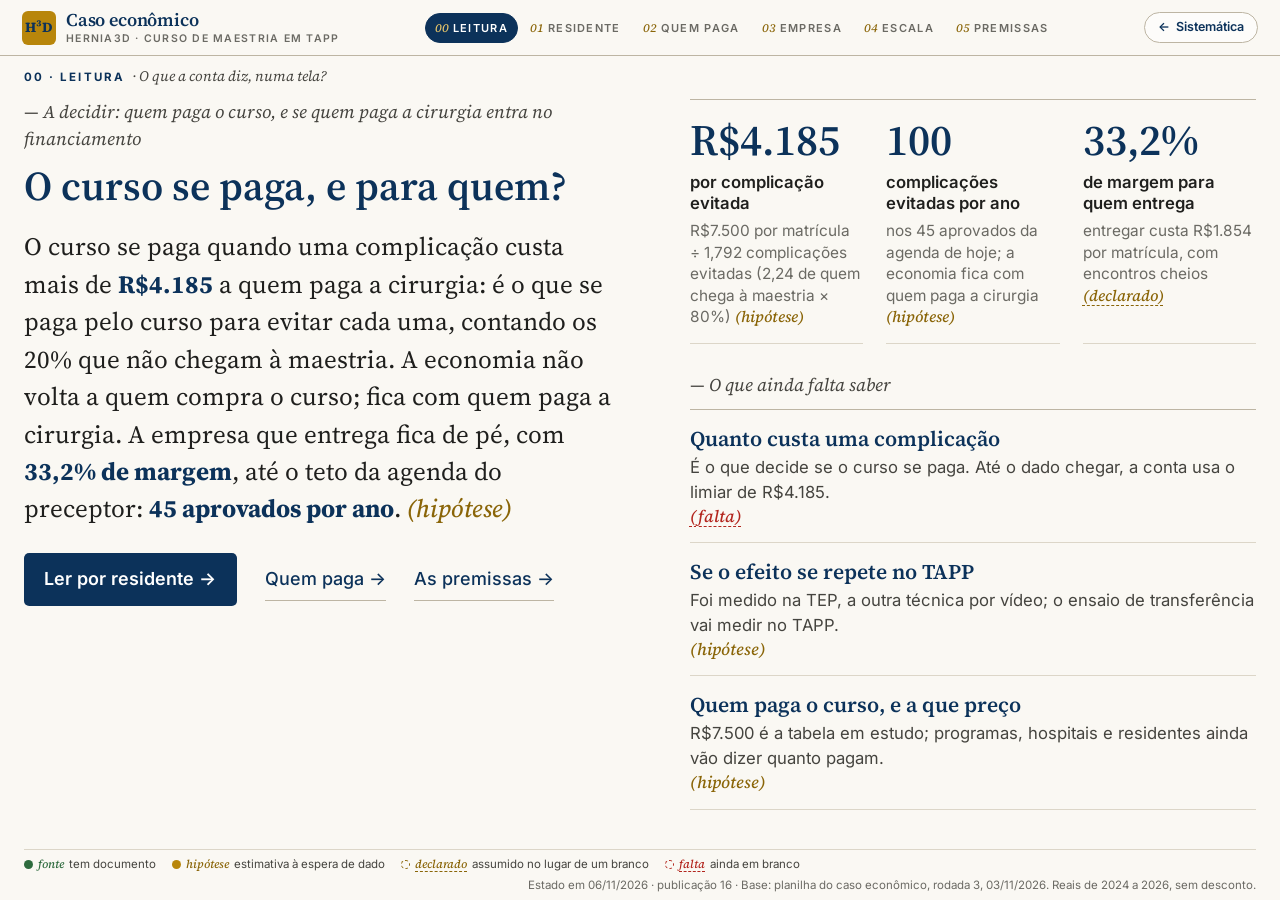
<file: caso-economico/index.html>
<!doctype html>
<html lang="pt-BR">
<head>
<meta charset="utf-8">
<meta name="robots" content="noindex">
<meta name="description" content="Caso econômico do curso de maestria em TAPP Hernia3D: quanto custa, quanto evita, e para quem. Rodada 3 das premissas.">
<meta name="viewport" content="width=device-width, initial-scale=1">
<title>Caso Econômico Hernia3D</title>
<meta name="publicacao" content="16|2026-11-06">
<link rel="preconnect" href="https://fonts.googleapis.com">
<link rel="preconnect" href="https://fonts.gstatic.com" crossorigin>
<link href="https://fonts.googleapis.com/css2?family=Source+Serif+4:ital,opsz,wght@0,8..60,400;0,8..60,600;0,8..60,700;1,8..60,400;1,8..60,500&family=Inter:wght@400;500;600;700&display=swap" rel="stylesheet">
<style>
/* ============================================================
   Caso econômico Hernia3D, no molde da Sistemática (03/11/2026)
   Seis abas, uma tela cada, sem rolagem no desktop: a conta abre pela leitura (a decisão, a resposta, um número por
   razão, o que falta saber), e cada número sublinhado abre a sua conta na coluna da direita.
   A conta é por matrícula: só 80% chegam à maestria, e quem não chega também paga.
   Cores: vermelho, o que pesa (a curva de hoje, o que quem compra paga, o que falta, a agenda estourada); ouro, o curso;
   verde, a economia e a sobra; tinta, o resto, inclusive o ponto de hoje nas sensibilidades.
   Abaixo de 1180px a página empilha e rola; até 767px, a versão do celular.
   ============================================================ */
:root{
  --papel:#FAF8F3; --tinta:#0C325A; --primary:#14477A; --ouro:#B8860B; --ouro-texto:#8A6508; --ouro-claro:#F6EDD8;
  --risco:#B3261E; --ok:#2E6B3E; --tinta-clara:#E3EAF2;
  --filete:#DCD6C8; --filete-forte:#BDB5A3; --cinza:#6B6A64; --cinza-escuro:#45443F; --texto:#1F1F1D;
  --font:"Inter","Segoe UI",-apple-system,BlinkMacSystemFont,Roboto,sans-serif;
  --serif:"Source Serif 4",Georgia,"Times New Roman",serif;
  --header:56px; color-scheme:light;
}
*{box-sizing:border-box;margin:0;padding:0}
html,body{height:100%}
body{font-family:var(--font);background:var(--papel);color:var(--texto);line-height:1.5;overflow:hidden;-webkit-font-smoothing:antialiased;font-size:14px}
button{font:inherit;color:inherit;background:none;border:0;cursor:pointer;text-align:inherit}
ul{list-style:none}
a:focus-visible,button:focus-visible,[tabindex]:focus-visible{outline:2px solid var(--ouro);outline-offset:2px}
.leitura :focus-visible,.painel :focus-visible{outline-offset:-2px}
.so-leitor{position:absolute;width:1px;height:1px;overflow:hidden;clip-path:inset(50%);white-space:nowrap}

/* ---- a barra: a marca, as abas como pílulas e as outras duas peças (a mesma barra da Sistemática) ---- */
nav.barra{position:sticky;top:0;z-index:50;min-height:var(--header);display:flex;align-items:center;gap:18px;padding:6px 22px;background:var(--papel);border-bottom:1px solid var(--filete-forte)}
.brand{display:flex;align-items:center;gap:10px;text-decoration:none;color:var(--tinta);flex-shrink:0}
.brand-mark{width:34px;height:34px;border-radius:6px;background:var(--ouro);color:var(--tinta);font-family:var(--serif);font-weight:700;font-size:14px;letter-spacing:-.02em;display:flex;align-items:center;justify-content:center;flex-shrink:0}
.wm-nome{display:flex;flex-direction:column;font-family:var(--serif);font-size:18px;font-weight:600;line-height:1.05;letter-spacing:-.01em}
.wm-nome small{font-family:var(--font);font-size:10.5px;font-weight:600;letter-spacing:.12em;text-transform:uppercase;color:var(--cinza);margin-top:3px}
.nav-links{flex:1 1 auto;min-width:0;display:flex;flex-wrap:wrap;align-items:center;justify-content:safe center;gap:2px}
.nav-links.duas{display:grid;grid-template-columns:repeat(3,auto);justify-content:safe center;gap:2px 4px}
.f-aba{font-size:11.5px;font-weight:600;letter-spacing:.16em;text-transform:uppercase;color:var(--cinza);border:1px solid transparent;border-radius:999px;padding:6px 12px;white-space:nowrap}
.f-aba small{font-family:var(--serif);font-style:italic;font-size:12px;font-weight:500;color:var(--ouro-texto);margin-right:6px;letter-spacing:0;text-transform:none}
.f-aba:hover{color:var(--tinta);border-color:var(--filete-forte)}
.f-aba.on{background:var(--tinta);border-color:var(--tinta);color:#fff}
.f-aba.on small{color:#E8C66A}
/* a volta: o painel só aponta para a Sistemática, na aba que o mostra (4ª · Quanto). Um botão, no lugar da pílula das
   outras duas peças */
.volta-sis{display:inline-flex;align-items:center;gap:6px;padding:5px 13px;border:1px solid var(--filete-forte);border-radius:999px;background:rgba(255,255,255,.6);color:var(--tinta);font-size:12.5px;font-weight:600;text-decoration:none;white-space:nowrap;flex-shrink:0}
.volta-sis:hover{background:#fff;text-decoration:underline;text-underline-offset:3px}
@media (max-width:1360px){.f-aba{padding:5px 9px;letter-spacing:.12em;font-size:11px}.f-aba small{margin-right:4px}}
@media (prefers-reduced-motion:no-preference){.f-aba,.volta-sis{transition:color .15s,background .15s,border-color .15s}}

/* ---- o palco: a altura exata da tela ---- */
.palco{display:flex;flex-direction:column;padding:10px 24px 6px;max-width:1800px;margin:0 auto}
.pergunta{flex:0 0 auto;margin:0 0 4px;font-family:var(--serif);font-style:italic;font-size:14.5px;font-weight:400;color:var(--cinza-escuro)}
.pergunta b{font-family:var(--font);font-style:normal;font-size:11.5px;font-weight:700;letter-spacing:.18em;text-transform:uppercase;color:var(--tinta);margin-right:4px}
.manchete{flex:0 0 auto;margin:0 0 10px;font-family:var(--serif);font-size:19px;font-weight:600;line-height:1.3;color:var(--tinta);max-width:120ch}
.manchete:empty{display:none}
.vistas{flex:1 1 auto;min-height:0}
.vista{display:none;height:100%}
.vista.on{display:grid}
.v-capa.on{display:block}
.v-dupla.on{grid-template-columns:minmax(0,1fr) minmax(300px,30%);gap:30px}
.painel,.leitura{min-height:0;height:100%;overflow:hidden}
.painel.rola,.leitura.rola{overflow:auto}
.leitura{border-left:1px solid var(--filete);padding-left:24px}

/* ---- o que se repete nas abas ---- */
.rot{font-size:11px;font-weight:700;letter-spacing:.16em;text-transform:uppercase;color:var(--cinza-escuro);margin:0 0 8px}
.sec{margin-bottom:22px}
.sec:last-child{margin-bottom:0}
.nota{font-size:12.5px;font-style:italic;color:var(--cinza);margin-top:8px}
/* um número que abre a sua conta: sublinhado pontilhado, como na Sistemática */
.n-ver{text-decoration:underline dotted 1.5px;text-underline-offset:4px;text-decoration-color:var(--filete-forte)}
.n-ver:hover{text-decoration-style:solid;text-decoration-color:currentColor}
.n-ver.on{background:var(--ouro-claro);border-radius:4px;box-shadow:0 0 0 3px var(--ouro-claro)}
/* a procedência, em itálico, como na Sistemática; e o ponto, nas listas */
.pr{font-family:var(--serif);font-style:italic;font-weight:500;white-space:nowrap}
.pr.fonte{color:var(--ok)} .pr.hip{color:var(--ouro-texto)} .pr.dec{color:var(--ouro-texto);text-decoration:underline dashed 1px;text-underline-offset:3px} .pr.falta{color:var(--risco);text-decoration:underline dashed 1px;text-underline-offset:3px} .pr.res{color:var(--cinza)}
.pt{display:inline-block;width:9px;height:9px;border-radius:50%;flex:none}
.pt.fonte{background:var(--ok)} .pt.hip{background:var(--ouro)} .pt.dec{border:1.5px dashed var(--ouro-texto)} .pt.falta{border:1.5px dashed var(--risco)} .pt.res{background:var(--filete-forte)}

/* ---- 00 · a leitura: a decisão, a resposta, três números e o que falta saber ---- */
.capa{display:grid;grid-template-columns:minmax(0,1.05fr) minmax(0,1fr);gap:56px;align-items:start;padding:6px 0 4px}
.kicker{font-family:var(--serif);font-style:italic;font-size:14px;color:var(--cinza-escuro);margin-bottom:8px}
.capa-q{font-family:var(--serif);font-size:32px;font-weight:600;line-height:1.15;color:var(--tinta);margin-bottom:14px}
.capa-r{font-family:var(--serif);font-size:19.5px;line-height:1.5;color:var(--texto)}
.capa-r b{font-weight:700;color:var(--tinta)}
.capa-bt{display:flex;flex-wrap:wrap;gap:12px 22px;align-items:center;margin-top:20px}
.bt-solido{background:var(--tinta);color:#fff;border-radius:4px;padding:10px 16px;font-weight:600;font-size:14px}
.bt-solido:hover{background:var(--primary)}
.bt-texto{color:var(--tinta);font-weight:500;font-size:14px;padding:6px 0;border-bottom:1px solid var(--filete-forte)}
.bt-texto:hover{border-bottom-color:var(--tinta)}
.tres{display:grid;grid-template-columns:repeat(3,minmax(0,1fr));gap:18px;border-top:1px solid var(--filete-forte);padding-top:14px;margin-bottom:22px}
.tres button{display:flex;flex-direction:column;justify-content:flex-start;border-bottom:1px solid var(--filete);padding-bottom:12px}
.tres b{display:block;font-family:var(--serif);font-size:34px;font-weight:600;line-height:1.05;color:var(--tinta)}
.tres button:hover b{text-decoration:underline;text-underline-offset:5px;text-decoration-thickness:1px}
.tres .t{display:block;font-size:13px;font-weight:600;line-height:1.3;color:var(--texto);margin-top:6px}
.tres .s{display:block;font-size:12px;line-height:1.4;color:var(--cinza);margin-top:4px}
.faltas{border-top:1px solid var(--filete-forte)}
.faltas button{display:block;width:100%;padding:10px 0;border-bottom:1px solid var(--filete)}
.faltas b{display:block;font-family:var(--serif);font-size:16.5px;font-weight:600;color:var(--tinta)}
.faltas span{display:block;font-size:13px;color:var(--cinza-escuro)}
.faltas button:hover b{text-decoration:underline;text-underline-offset:4px;text-decoration-thickness:1px}

/* ---- 01 · o residente: hoje e com o curso, e a conta de cada complicação evitada ---- */
.comp{display:grid;grid-template-columns:200px minmax(0,1fr);gap:10px 16px;align-items:center}
.comp-rot{font-size:11px;font-weight:700;letter-spacing:.14em;text-transform:uppercase;line-height:1.3}
.comp-rot small{display:block;font-size:12px;font-weight:400;letter-spacing:0;text-transform:none;color:var(--cinza-escuro)}
.comp-rot.hoje{color:var(--risco)} .comp-rot.com{color:var(--ouro-texto)}
.trilho{display:flex;align-items:center;gap:14px}
.trilho > div:last-child{display:flex;align-items:center;gap:10px}
.trilho small{font-size:12.5px;line-height:1.3;color:var(--cinza-escuro)}
.barra-h{height:40px;border-radius:5px;flex:none}
.barra-h.hoje{background:var(--risco)} .barra-h.com{background:var(--ouro)}
.trilho .v{font-family:var(--serif);font-size:30px;font-weight:600;line-height:1;white-space:nowrap}
.v.hoje{color:var(--risco)} .v.com{color:var(--ouro-texto)}
.evita{grid-column:2;font-size:14px;color:var(--ok);font-weight:600;border-top:1px dashed var(--filete-forte);padding-top:8px}
.evita b{font-family:var(--serif);font-size:20px}
.equacao{display:flex;align-items:stretch;gap:14px;flex-wrap:wrap}
.eq-b{flex:1 1 0;min-width:150px;background:#fff;border:1px solid var(--filete);border-radius:10px;padding:12px 16px}
.eq-b.res{border-color:var(--tinta);background:var(--tinta-clara)}
.eq-b b{display:block;font-family:var(--serif);font-size:32px;font-weight:600;line-height:1.1;color:var(--tinta)}
.eq-b span{display:block;font-size:12.5px;color:var(--cinza-escuro);margin-top:4px}
.eq-op{display:flex;align-items:center;font-family:var(--serif);font-size:32px;color:var(--cinza)}

/* ---- 02 · quem paga: o saldo de cada ator em três custos de complicação ---- */
.cen{display:grid;grid-template-columns:210px minmax(0,1fr) 170px;gap:10px 16px;align-items:center}
.cen-nome b{display:block;font-size:13.5px;color:var(--texto)}
.cen-nome span{display:block;font-size:12px;color:var(--cinza)}
.div{display:grid;align-items:center;position:relative}
.div::after{content:"";position:absolute;top:-6px;bottom:-6px;width:1px;background:var(--cinza);left:var(--zero)}
.div .esq{display:flex;justify-content:flex-end}
.div .dir{display:flex;justify-content:flex-start;align-items:center;gap:6px}
/* as barras são proporcionais ao valor; o rótulo fica dentro quando cabe, e fora (ao lado) quando a barra é curta */
.bar{height:30px;border-radius:4px;display:flex;align-items:center;padding:0 8px;font-size:12px;font-weight:600;color:#fff;white-space:nowrap;min-width:0;overflow:hidden}
.bar.paga{background:var(--risco);justify-content:flex-start}
.bar.ganha{background:var(--ok);justify-content:flex-end}
.bar-v{font-size:12px;font-weight:600;color:var(--ok);white-space:nowrap}
.saldo b{display:block;font-family:var(--serif);font-size:19px;font-weight:600;line-height:1.15}
.saldo span{display:block;font-size:12px;color:var(--cinza)}
.saldo.neg b{color:var(--risco)} .saldo.zero b{color:var(--tinta)} .saldo.pos b{color:var(--ok)}
.leg{display:flex;flex-wrap:wrap;gap:6px 18px;font-size:12.5px;color:var(--cinza-escuro);margin-top:12px}
.leg i{display:inline-block;width:12px;height:12px;border-radius:3px;vertical-align:-1px;margin-right:6px}
.reemb li{font-size:13.5px;padding:6px 0;border-bottom:1px solid var(--filete)}
.reemb li b{font-weight:600;color:var(--tinta)}
.reemb .abaixo{color:var(--risco);font-weight:600} .reemb .acima{color:var(--ok);font-weight:600}

/* ---- 03 · a empresa: para onde vai o preço ---- */
.pilhas{display:grid;grid-template-columns:150px minmax(0,1fr) 110px;gap:12px 16px;align-items:center}
.pilha-nome b{display:block;font-size:13.5px}
.pilha-nome span{display:block;font-size:12px;color:var(--cinza)}
.pilha{display:flex;height:46px;border-radius:5px;overflow:hidden}
.seg{display:flex;align-items:center;justify-content:center;min-width:0;overflow:hidden;font-size:12px;font-weight:600;white-space:nowrap;color:#fff;border-right:2px solid var(--papel)}
.seg:last-child{border-right:0}
.seg.direto{background:var(--tinta)} .seg.prec{background:var(--primary)} .seg.opex{background:var(--filete-forte);color:var(--texto)} .seg.imp{background:var(--filete);color:var(--texto)} .seg.lucro{background:var(--ok)}
.seg.fora,.seg.opex.fora,.seg.imp.fora{color:transparent}
button.seg:hover{filter:brightness(1.12)}
.seg.on{box-shadow:inset 0 0 0 2px #fff,inset 0 0 0 4px var(--tinta)}
.pilha .seg:focus-visible{outline:2px solid #fff;outline-offset:-3px;box-shadow:inset 0 0 0 5px var(--tinta)}
.marg b{display:block;font-family:var(--serif);font-size:24px;font-weight:600;color:var(--ok);line-height:1.1}
.marg span{display:block;font-size:12px;color:var(--cinza)}
.leg .direto{background:var(--tinta)} .leg .prec{background:var(--primary)} .leg .opex{background:var(--filete-forte)} .leg .imp{background:var(--filete)} .leg .lucro{background:var(--ok)} .leg .paga{background:var(--risco)} .leg .ganha{background:var(--ok)} .leg .passa{background:var(--risco)}
.colunas{display:flex;align-items:flex-end;gap:12px;height:150px;border-bottom:1px solid var(--filete-forte);padding:0 4px}
.col{flex:1 1 0;display:flex;flex-direction:column;align-items:center;justify-content:flex-end;height:100%;min-width:0}
.col .cv{font-size:12.5px;font-weight:600;color:var(--cinza-escuro);margin-bottom:4px;white-space:nowrap}
.col .cb{width:100%;max-width:70px;background:var(--filete-forte);border-radius:4px 4px 0 0}
.col.hoje .cb{background:var(--tinta)} .col.hoje .cv{color:var(--tinta)}
.col-rot{display:flex;gap:12px;padding:6px 4px 0}
.col-rot span{flex:1 1 0;text-align:center;font-size:12px;color:var(--cinza-escuro);min-width:0}
.col-rot span.hoje{color:var(--tinta);font-weight:700}
.linha-eq{font-size:14px;color:var(--texto);margin-top:12px}
.linha-eq b{font-family:var(--serif);font-size:20px;color:var(--tinta)}

/* ---- 04 · a escala: do país à turma, e o que limita ---- */
.funil{display:flex;align-items:stretch;gap:8px}
.f-passo{flex:1 1 0;min-width:0;border-top:3px solid var(--tinta);background:#fff;border-radius:0 0 8px 8px;padding:10px 12px 12px;display:block}
.f-passo.cap{border-top-color:var(--ouro)} .f-passo.ok{border-top-color:var(--ok)}
.f-passo b{display:block;font-family:var(--serif);font-size:30px;font-weight:600;line-height:1.05;color:var(--tinta);white-space:nowrap}
.f-passo.ok b{color:var(--ok)}
.f-passo span{display:block;font-size:12.5px;line-height:1.35;color:var(--cinza-escuro);margin-top:4px}
.f-passo:hover,.f-passo.on{background:var(--ouro-claro)}
.f-seta{display:flex;align-items:center;color:var(--filete-forte);font-size:18px}
.chips{display:flex;flex-wrap:wrap;gap:8px 22px;margin-top:12px;font-size:13.5px;color:var(--cinza-escuro)}
.chips b{font-family:var(--serif);font-size:17px;color:var(--tinta)}
.proj .colunas{height:160px;position:relative}
.proj .col{position:relative;z-index:1}
.proj .col .cv{background:var(--papel);padding:0 4px;border-radius:3px}
.proj .col .cb{background:var(--ouro)}
.proj .col.passa .cb{background:var(--risco)} .proj .col.passa .cv{color:var(--risco)}
/* a linha da agenda de hoje passa por trás das colunas; o rótulo de cada coluna fica por cima dela */
.agenda{position:absolute;left:0;right:0;border-top:2px dashed var(--tinta)}
.leg .agenda-leg{width:22px;height:0;border-top:2px dashed var(--tinta);border-radius:0;vertical-align:4px;background:none}

/* ---- 05 · as premissas: quatro colunas, um ponto de procedência por linha ---- */
.premissas{display:grid;grid-template-columns:repeat(4,minmax(0,1fr));gap:0 22px;align-items:start}
.grupo{margin-bottom:12px}
.grupo h4{font-size:11px;font-weight:700;letter-spacing:.14em;text-transform:uppercase;color:var(--tinta);border-bottom:1px solid var(--filete-forte);padding-bottom:5px;margin-bottom:2px}
.prem{display:grid;grid-template-columns:auto minmax(0,1fr) auto;gap:8px;align-items:center;width:100%;padding:4px;border-bottom:1px solid var(--filete);font-size:12.5px;line-height:1.3;border-radius:3px}
.prem:hover{background:#fff}
.prem.on{background:var(--ouro-claro)}
.prem .pv{font-weight:600;font-variant-numeric:tabular-nums;white-space:nowrap;color:var(--tinta)}

/* ---- a leitura e as fichas, na coluna da direita ---- */
.bloco{padding-bottom:12px;margin-bottom:12px;border-bottom:1px solid var(--filete)}
.bloco:last-of-type{border-bottom:0}
.leitura p{font-size:13.5px;line-height:1.5;margin-bottom:6px}
.leitura .rot{font-size:11px;line-height:1.3;margin:0 0 8px}
.leitura .achado{font-family:var(--serif);font-size:17px;font-weight:600;line-height:1.35;color:var(--tinta);margin-bottom:8px}
.leitura .dica{font-size:12.5px;font-style:italic;color:var(--cinza)}
.l-elo{display:block;margin-top:10px;font-family:var(--serif);font-style:italic;font-size:15px;color:var(--primary)}
.l-elo:hover{text-decoration:underline}
.volta{font-size:13px;color:var(--primary);margin-bottom:10px}
.volta:hover{text-decoration:underline}
.ficha h3{font-family:var(--serif);font-size:18px;font-weight:600;line-height:1.25;color:var(--tinta)}
.leitura .f-valor{font-family:var(--serif);font-size:24px;font-weight:600;color:var(--tinta);line-height:1.2;margin:2px 0 4px}
.leitura .ficha .rot{margin:10px 0 3px}
.leitura .f-val{font-size:13px;line-height:1.45;margin-bottom:3px}
.f-val b{color:var(--tinta)}
.leitura .f-ressalva{border-left:3px solid var(--ouro);padding-left:10px;font-size:13px;line-height:1.45;color:var(--cinza-escuro);margin-top:10px}
.leitura .f-vem{display:flex;flex-wrap:wrap;gap:2px 14px;font-size:12.5px;line-height:1.4;margin:0}
.f-vem button{display:inline-flex;align-items:center;gap:6px;color:var(--primary)}
.f-vem button:hover{text-decoration:underline}
.leitura .f-st{font-size:12.5px;color:var(--cinza-escuro)}
.leitura .f-texto{font-size:13px;line-height:1.45;color:var(--texto)}
.leitura .f-livro{font-size:12px;color:var(--cinza);margin-top:8px}
.mais{font-size:12.5px;color:var(--primary);text-decoration:underline dotted;text-underline-offset:3px}
.sens{width:100%;border-collapse:collapse;font-size:12.5px;line-height:1.3}
.sens th{font-size:10.5px;font-weight:700;letter-spacing:.1em;text-transform:uppercase;color:var(--cinza);text-align:right;padding:2px 6px;border-bottom:1px solid var(--filete-forte)}
.sens th:first-child,.sens td:first-child{text-align:left}
.sens td{text-align:right;padding:2px 6px;border-bottom:1px solid var(--filete);font-variant-numeric:tabular-nums;white-space:nowrap}
.sens tr.hoje td{font-weight:700;color:var(--tinta);background:var(--tinta-clara)}
.sens td.neg{color:var(--risco)} .sens td.pos{color:var(--ok)}

/* ---- a legenda e o carimbo, no pé ---- */
.legenda{flex:0 0 auto;display:flex;flex-wrap:wrap;align-items:center;gap:4px 16px;margin-top:8px;padding-top:6px;border-top:1px solid var(--filete);font-size:11.5px;color:var(--cinza-escuro)}
.legenda > span{display:inline-flex;align-items:center;gap:5px}
.carimbo{margin-left:auto;color:var(--cinza)}

/* ---- empilhada (até 1180px): a página rola, a barra fica parada e as abas ganham linha própria ---- */
@media (max-width:1180px){
  html,body{height:auto}
  body{overflow:auto}
  nav.barra{flex-wrap:wrap;gap:6px 14px;padding:8px 16px}
  .nav-links{flex:1 1 100%;order:3}
  .volta-sis{margin-left:auto}
  .palco{height:auto!important;padding:12px 18px 14px}
  .vista.on{display:block;height:auto}
  .painel,.leitura{height:auto;overflow:visible}
  .v-dupla .leitura{border-left:0;padding-left:0;border-top:1px solid var(--filete-forte);margin-top:22px;padding-top:16px}
  .f-aba,.bt-texto,.volta,.l-elo,.n-ver,.mais,.brand,.volta-sis{min-height:36px}
  .n-ver{min-width:36px}
  .prem,.f-vem button{min-height:36px}
}
@media (max-width:1180px) and (max-height:500px){nav.barra{position:static}}
/* tablet estreito (até 960px): a capa numa coluna, a lista das premissas em duas */
@media (max-width:960px){
  .capa{grid-template-columns:1fr;gap:26px}
  .premissas{grid-template-columns:repeat(2,minmax(0,1fr))}
}
/* ---- celular (até 767px) ---- */
@media (max-width:767px){
  nav.barra{padding:6px 12px;gap:6px 10px}
  .wm-nome small{display:none}
  .volta-sis{padding:4px 10px;font-size:12px}
  .nav-links,.nav-links.duas{display:grid;grid-template-columns:repeat(3,auto);justify-content:stretch;gap:4px}
  .f-aba{display:flex;align-items:center;justify-content:center;font-size:12px;letter-spacing:.06em;padding:0 6px}
  .palco{padding:10px 14px 14px}
  .manchete{font-size:17px}
  .rot,.leitura .rot,.comp-rot,.grupo h4,.sens th,.legenda,.pergunta b{font-size:12px}
  .capa{gap:26px}
  .capa-q{font-size:26px}
  .capa-r{font-size:17.5px}
  .tres{grid-template-columns:1fr;gap:10px}
  .comp,.cen,.pilhas{grid-template-columns:1fr}
  .evita{grid-column:1}
  .trilho{flex-wrap:wrap;row-gap:6px}
  .trilho .v{font-size:24px}
  .equacao{flex-direction:column}
  .eq-op{justify-content:center}
  .pilha{width:100%!important}
  .funil{flex-direction:column}
  .f-seta{justify-content:center;transform:rotate(90deg)}
  .premissas{grid-template-columns:1fr}
  .sens td{white-space:normal}
  .sens th{letter-spacing:.04em}
  .sens th,.sens td{padding:2px 4px}
  .carimbo{margin-left:0}
}
/* nas telas mais estreitas (360px), a barra aperta as margens para a pílula das peças não descer de linha */
/* telas muito estreitas (abaixo de 360px): o número da aba sobe para cima do nome, como na Sistemática, para as três
   colunas caberem sem rolagem lateral */
@media (max-width:359px){
  .nav-links,.nav-links.duas{grid-template-columns:repeat(3,minmax(0,1fr))}
  .f-aba{flex-direction:column;justify-content:center;gap:0;padding:2px 3px;letter-spacing:0;line-height:1.15}
  .f-aba small{margin-right:0}
}
@media (max-width:389px){
  nav.barra{padding:6px 10px}
  .brand{gap:8px}
  .brand-mark{width:30px;height:30px;font-size:13px}
  .wm-nome{font-size:16px}
  .volta-sis{padding:4px 8px}
}
/* em moldura: o painel aberto dentro de outra página (a aba Quanto da Sistemática mostra uma tela por vez). Sai a barra,
   com o menu e a volta à Sistemática: o menu é o de quem emoldura. Liga com ?moldura no endereço */
.em-moldura nav.barra{display:none}
</style>
<script>if (/[?&]moldura\b/.test(location.search)) document.documentElement.classList.add('em-moldura');</script>
</head>
<body>
<nav class="barra">
  <a class="brand" href="?vista=leitura" data-vai="leitura"><span class="brand-mark" aria-hidden="true">H³D</span><span class="wm-nome">Caso econômico<small><span class="wm-marca">Hernia3D · </span>curso de maestria em TAPP</small></span></a>
  <div class="nav-links" id="abas" role="tablist" aria-label="as seis abas da conta"></div>
  <!-- a volta: o painel só aponta para a Sistemática, na aba que o mostra (4ª · Quanto), no passo aberto. Na publicação,
       o endereço do vault vira o do site -->
  <a class="volta-sis" href="../sistematica/?vista=economico" data-irma aria-label="Voltar à Sistemática"><span aria-hidden="true">←</span> Sistemática</a>
</nav>
<main class="palco">
  <h1 class="pergunta" id="pergunta"></h1>
  <h2 class="manchete" id="manchete"></h2>
  <p class="so-leitor" id="anuncio" aria-live="polite"></p>
  <div class="vistas">
    <section class="vista v-capa" id="v-leitura" role="tabpanel" aria-label="Leitura"><div class="painel" id="p-leitura" data-cresce="1.3"></div></section>
    <section class="vista v-dupla" id="v-residente" role="tabpanel" aria-label="Residente"><div class="painel" id="p-residente" data-cresce="1.3"></div><aside class="leitura" id="l-residente" data-cresce="1.2"></aside></section>
    <section class="vista v-dupla" id="v-pagador" role="tabpanel" aria-label="Quem paga"><div class="painel" id="p-pagador" data-cresce="1.3"></div><aside class="leitura" id="l-pagador" data-cresce="1.2"></aside></section>
    <section class="vista v-dupla" id="v-empresa" role="tabpanel" aria-label="Empresa"><div class="painel" id="p-empresa" data-cresce="1.3"></div><aside class="leitura" id="l-empresa" data-cresce="1.2"></aside></section>
    <section class="vista v-dupla" id="v-escala" role="tabpanel" aria-label="Escala"><div class="painel" id="p-escala" data-cresce="1.3"></div><aside class="leitura" id="l-escala" data-cresce="1.2"></aside></section>
    <section class="vista v-dupla" id="v-premissas" role="tabpanel" aria-label="Premissas"><div class="painel" id="p-premissas" data-cresce="1.25"></div><aside class="leitura" id="l-premissas" data-cresce="1.2"></aside></section>
  </div>
  <p class="legenda">
    <span><span class="pt fonte" aria-hidden="true"></span><span class="pr fonte">fonte</span> tem documento</span>
    <span><span class="pt hip" aria-hidden="true"></span><span class="pr hip">hipótese</span> estimativa à espera de dado</span>
    <span><span class="pt dec" aria-hidden="true"></span><span class="pr dec">declarado</span> assumido no lugar de um branco</span>
    <span><span class="pt falta" aria-hidden="true"></span><span class="pr falta">falta</span> ainda em branco</span>
    <span class="carimbo" id="carimbo"></span>
  </p>
</main>

<script id="caso-json" type="application/json">/*CASO_JSON*/{"rodada": 3, "atualizado": "2026-11-03", "fonte": "planilha do caso econômico", "por_residente": {"casos_janela": 10, "taxa_hoje": 0.293, "taxa_com": 0.069, "complicacoes_hoje": 2.93, "complicacoes_com": 0.69, "evitadas": 2.24, "custo_complic_hoje": 12262.83, "custo_complic_com": 4762.83, "preco_curso": 7500, "total_hoje": 12262.83, "total_com": 12262.83, "diferenca": 0, "rcei": 4185.27, "rcei_volume": 3055.25}, "cenarios": [{"nome": "piso", "rotulo": "Piso: duas AIH do SUS", "custo_complicacao": 1936.1, "economia": 3469.49, "liquido": 4030.51, "leitura": "não se paga: a economia fica abaixo do preço"}, {"nome": "base", "rotulo": "Caso-base: o limiar", "custo_complicacao": 4185.27, "economia": 7500, "liquido": 0, "leitura": "empata por construção"}, {"nome": "teto", "rotulo": "Teto: complicação grave", "custo_complicacao": 10000, "economia": 17920, "liquido": -10420, "leitura": "dominante: o curso se paga e sobra"}], "capacidade": {"agenda_aprovados_ano": 44.8, "capacidade_ano": 44.8, "matriculados_ano": 56, "modelos_necessarios": 8, "modelos_a_imprimir": 5, "capex_modelos": 22500, "amortizacao_por_matriculado": 150, "amortizacao_5_anos": 42000, "custo_modelos_necessarios": 36000, "evitadas_ano": 100.35, "economia_ano_base": 420000, "economia_ano_piso": 194291.51, "economia_ano_teto": 1003520, "receita_ano": 420000, "lucro_ano": 139370, "turma_evitadas": 10.75, "turma_economia": 45000, "horas_mes": 8, "horas_por_aprovado": 2.14285714285714, "modelos": 3, "residentes_por_modelo_ano": 6.0, "turma": 6, "custo_modelo": 4500, "encontros_ano": 4, "residentes_por_encontro": 11.2, "presencial_h": 8, "live_h": 2, "devolutiva_h": 1.25}, "pagador": {"internacoes_sp": 29194, "por_video": 671.46, "fracao_video": 0.023, "sus_aberta": 968.05, "sus_video": 586.88, "sus_delta": -381.17, "suplementar_aberta": 586.93, "suplementar_video": 1259.36, "suplementar_delta": 672.43, "residentes_ativos": 4299, "residentes_r1": 1537, "todos_evitadas_ano": 2754.3, "todos_economia_ano": 11527500, "todos_custo_ano": 11527500}, "empresa": {"custo_entrega": 1854.17, "lucro_tabela": 2488.75, "lucro_volume": 1486.38, "margem_tabela": 0.331833, "margem_volume": 0.271484, "folga_horas_aprovado": 5.63, "preco_tabela": 7500, "preco_volume": 5475, "custo_direto_sem_supervisao": 1254.17, "preceptor_por_matriculado": 428.57, "custo_hora": 250, "taxa_maestria": 0.8, "turma_isolada": {"turma": 6, "preceptor": 666.67, "entrega": 2187.5, "margem": 0.3025, "equilibrio": 2916.67}}, "sensibilidade": {"preco": [{"preco": 4000, "rcei": 2232.14, "liq_piso": 530.51, "liq_base": -3500, "liq_teto": -13920}, {"preco": 5475, "rcei": 3055.25, "liq_piso": 2005.51, "liq_base": -2025, "liq_teto": -12445}, {"preco": 6000, "rcei": 3348.21, "liq_piso": 2530.51, "liq_base": -1500, "liq_teto": -11920}, {"preco": 6750, "rcei": 3766.74, "liq_piso": 3280.51, "liq_base": -750, "liq_teto": -11170}, {"preco": 7500, "rcei": 4185.27, "liq_piso": 4030.51, "liq_base": 0, "liq_teto": -10420}, {"preco": 9500, "rcei": 5301.34, "liq_piso": 6030.51, "liq_base": 2000, "liq_teto": -8420}], "horas": [{"horas": 1.25, "preceptor": 250, "entrega": 1604.17, "lucro": 2653.75, "margem": 0.353833}, {"horas": 2.5, "preceptor": 500, "entrega": 1954.17, "lucro": 2422.75, "margem": 0.323033}, {"horas": 3.75, "preceptor": 750, "entrega": 2304.17, "lucro": 2191.75, "margem": 0.292233}, {"horas": 4.5, "preceptor": 900, "entrega": 2514.17, "lucro": 2053.15, "margem": 0.273753}, {"horas": 6, "preceptor": 1200, "entrega": 2934.17, "lucro": 1775.95, "margem": 0.236793}], "custo_hora": [{"custo_hora": 150, "preceptor": 257.14, "entrega": 1614.17, "lucro": 2647.15, "margem": 0.352953}, {"custo_hora": 250, "preceptor": 428.57, "entrega": 1854.17, "lucro": 2488.75, "margem": 0.331833}, {"custo_hora": 400, "preceptor": 685.71, "entrega": 2214.17, "lucro": 2251.15, "margem": 0.300153}]}, "projecao": {"adocao": [0.02, 0.05, 0.1, 0.18, 0.28], "matriculados": [31, 77, 154, 277, 430], "receita": [232500, 577500, 1155000, 2077500, 3225000], "lucro": [77151.25, 191633.75, 383267.5, 689383.75, 1070162.5], "modelos": [5, 11, 21, 37, 58], "horas_mes": [4.43, 11, 22, 39.57, 61.43], "capex": [9000, 27000, 45000, 72000, 94500], "fluxo": [68151.25, 164633.75, 338267.5, 617383.75, 975662.5], "vpl": 1244232.96, "gasto_adotantes_total": 7267500, "economia_total": 7267500, "impacto_liquido_total": 0}, "premissas": [{"linha": 6, "id": "—", "premissa": "Novos residentes R1/ano (Brasil)", "valor": 1537, "unidade": "residentes/ano", "fonte": "Scheffer 2024 (CNRM/MEC)", "status": "✅ fonte", "camada": "A", "derivacao": "É a base de 'se todos treinassem' e da curva de adoção. ATENÇÃO: não é a capacidade do curso (ver linha 48 e Caso_Economico).", "ja_se_sabe": "Scheffer 2024", "pergunta": "—", "atualizado": "2026-08-19"}, {"linha": 7, "id": "—", "premissa": "Casos TAPP na janela de risco (desfecho primario do ECR)", "valor": 10, "unidade": "casos/residente", "fonte": "parametros_ecr.md, secao 1 - desfecho primario", "status": "⚠️ hipótese", "camada": "A", "derivacao": "Janela do desfecho primário do ECR (parametros_ecr.md). RESSALVA: a curva do TAPP dura 37,5 casos (Sivakumar 2023); a janela de 10 é onde o Zendejas mediu complicação, não o fim da curva.", "ja_se_sabe": "parametros_ecr.md §1", "pergunta": "—", "atualizado": "2026-09-23"}, {"linha": 10, "id": "10", "premissa": "Taxa complicacao intraoperatoria - SEM mastery learning (controle)", "valor": 0.29, "unidade": "proporcao/caso", "fonte": "Zendejas 2011 Table 3", "status": "✅ fonte", "camada": "A", "derivacao": "Zendejas 2011 é TEP, com currículo supervisionado. A transferência no TAPP não foi demonstrada: o efeito entra como proxy. As taxas pós-operatórias (linhas 13–15) ficam como referência e NÃO entram na conta.", "ja_se_sabe": "Zendejas 2011, Table 3", "pergunta": "—", "atualizado": "2026-08-24"}, {"linha": 11, "id": "—", "premissa": "Taxa complicacao intraoperatoria - COM mastery learning (intervencao)", "valor": 0.07, "unidade": "proporcao/caso", "fonte": "Zendejas 2011 Table 3", "status": "✅ fonte", "camada": "A", "derivacao": "Zendejas 2011 é TEP, com currículo supervisionado. A transferência no TAPP não foi demonstrada: o efeito entra como proxy. As taxas pós-operatórias (linhas 13–15) ficam como referência e NÃO entram na conta.", "ja_se_sabe": "Zendejas 2011, Table 3", "pergunta": "—", "atualizado": "2026-08-24"}, {"linha": 18, "id": "18", "premissa": "Custo de fabricação do modelo 3D - em escala (R$4.500)", "valor": 4500, "unidade": "R$/unidade", "fonte": "Informado por gráfica de escala", "status": "✅ fonte", "camada": "B", "derivacao": "Cotação gráfica de escala. Substituiu R$5.000 e R$250 (Barros 2024). Entra na conta só pelo rateio da linha 36.", "ja_se_sabe": "Decisão de projeto", "pergunta": "—", "atualizado": "2026-09-22"}, {"linha": 25, "id": "25", "premissa": "Custo de uma complicação - PISO (sensibilidade)", "valor": 1936.1, "unidade": "R$/complicacao", "fonte": "Estimativa - dobro de uma internação de hérnia aberta (2 × R$968,05: valor médio pago por AIH no SIH-SUS, SP 2024; não é a tabela SIGTAP)", "status": "⚠️ hipótese", "camada": "A", "derivacao": "2 × AIH de hérnia inguinal aberta no SUS-SP 2024 (2 × R$968,05). RESSALVA: nenhum estudo brasileiro mede o custo da complicação diretamente (busca de 24/08/2026); é um piso, não uma média. RESSALVA (02/11/2026): R$968,05 é o valor total médio pago por AIH em SP, acima da tabela SIGTAP federal. Na tabela (competência 10/2026), uma reoperação paga R$596,33 (hernioplastia recidivante) a R$739,97 (unilateral, R$637,97, mais a tela, R$102); 2 AIH dariam R$1.192,66 a R$1.479,94. Fora de SP o piso cai. Mantido o valor de SP até decidir qual vale.", "ja_se_sabe": "SIH-SUS 2024", "pergunta": "5.1", "atualizado": "2026-11-02"}, {"linha": 26, "id": "26", "premissa": "Custo de uma complicação - TETO (sensibilidade)", "valor": 10000, "unidade": "R$/complicacao", "fonte": "Complicação estimativa por julgamento, não cálculo", "status": "⚠️ hipótese", "camada": "B", "derivacao": "Juízo, não cálculo: complicação grave com reoperação. Só entra como sensibilidade (dominância).", "ja_se_sabe": null, "pergunta": "5.1", "atualizado": "2026-08-24"}, {"linha": 33, "id": "33", "premissa": "Preco do curso (tabela / avulso) BASE DO RCEI]", "valor": 7500, "unidade": "R$/residente", "fonte": "conclusao sessao 31/08 - dossie CONITEC / residencia SUS. Perspectiva SUS-comprador: e este valor, nao o custo de entrega, que entra no RCEI. Preco-ANCORA (referencia/lista), sessao 02/09/2026: fica no cenario baseado em evidencia (duracao teto) com folga e só excede o limiar no canto duplamente conservador (duracao piso x reducao pos-op). Banda de negociacao/piso de acordo: R$5.500-6.000, que passa em todos os cenarios.", "status": "⚠️ hipótese", "camada": "A", "derivacao": "Decisão de projeto, não disposição a pagar medida. A ficha da conversa (pergunta 6) é a fonte prevista.", "ja_se_sabe": "Cursos de referência: R$2.000 só a teoria · R$13.000 com a prática · R$4.200 numa unidade regional", "pergunta": "6", "atualizado": "2026-09-02"}, {"linha": 34, "id": "34", "premissa": "Preco/curso - maior faixa de volume (20+)", "valor": 5475, "unidade": "R$/residente", "fonte": "conclusao 31/08 - cirurgiao em transicao; NAO avaliado vs limiar CONITEC", "status": "⚠️ hipótese", "camada": "A", "derivacao": "Escada de volume da decisão de projeto: 5–9 R$6.750 · 10–19 R$6.000 · 20+ R$5.475.", "ja_se_sabe": null, "pergunta": "6", "atualizado": "2026-09-02"}, {"linha": 35, "id": "35", "premissa": "CAPEX kit laparoscopico de baixo custo", "valor": 3500, "unidade": "R$/kit", "fonte": "camera USB + monitor COMUM + box trainer + pincas + trocartes; sem torre, sem eletrocauterio. Kurashima 2011 / Hanssen-JAWS 2022 / Nishihara 2017 (01_evidencias/solucoes/competidores/)", "status": "⚠️ hipótese", "camada": "B", "derivacao": "Câmera USB + monitor comum + box trainer + pinças + trocartes; sem torre. Cotação por fazer.", "ja_se_sabe": null, "pergunta": "4", "atualizado": "2026-08-31"}, {"linha": 36, "id": "36", "premissa": "N residentes por modelo 3D (vida útil 5 anos)", "valor": 30, "unidade": "residentes", "fonte": "Decisão de projeto (13/10/2026): 5 anos / 30 residentes. Substituiu 3 anos / 18 (sessão 31/08).", "status": "✅ fonte", "camada": "B", "derivacao": "6 residentes por modelo por ano. O modelo custa R$4.500 e é amortizado no preço: R$150 por residente (30 em 5 anos). Modelos a mais são impressos sob demanda; não são gargalo (Caso_Economico, bloco C). RESSALVA (02/11/2026): o residente fica com o modelo em casa por até 12 semanas (≥16 sessões, 2 por semana), então um modelo atende cerca de 4 residentes por ano (52 ÷ 12 = 4,3), não 6. Se a vida útil for de 5 anos, são cerca de 22 residentes por modelo, e a amortização sobe de R$150 para cerca de R$208; se for de 30 usos, fica em R$150, mas leva cerca de 7 anos. E Caso_Economico!B21 conta só os aprovados, mas todo matriculado usa um modelo: na capacidade, 56 ÷ 4,3 = 13 modelos, não 8. Valor mantido até decidir o prazo do empréstimo e a vida útil.", "ja_se_sabe": null, "pergunta": "—", "atualizado": "2026-11-02"}, {"linha": 37, "id": "37", "premissa": "N residentes por kit laparoscopico (diluicao efetiva)", "valor": 24, "unidade": "residentes", "fonte": "6/coorte x 4 anos - premissa 31/08", "status": "⚠️ hipótese", "camada": "B", "derivacao": "6 por coorte × 4 anos de vida útil do kit (sessão 31/08).", "ja_se_sabe": null, "pergunta": "—", "atualizado": "2026-08-31"}, {"linha": 38, "id": "38", "premissa": "Consumiveis por residente (SEM tacks; inclui reposicao EVA estimada)", "valor": 350, "unidade": "R$/residente", "fonte": "premissa 31/08 - GAP: custo/frequencia EVA", "status": "⚠️ hipótese", "camada": "B", "derivacao": "Sem fonte para a reposição do EVA; no MATTU cada peritônio de USD 100 aguentou ~150 tentativas (Zendejas 2012).", "ja_se_sabe": null, "pergunta": "—", "atualizado": "2026-08-31"}, {"linha": 39, "id": "39", "premissa": "Horas do preceptor por residente APROVADO (devolutiva + presencial e live diluídos pela turma)", "valor": 2.14, "unidade": "h/aprovado", "fonte": "Fórmula sobre as premissas do encontro (linhas 77–80): devolutiva ÷ (1 − (presencial + live) × encontros ÷ horas do preceptor no ano). Com 4 encontros de 8 h, live de 2 h e devolutiva de 1,25 h em 96 h/ano: 2,14 h por aprovado (eram 2,5 h com 6 encontros de 6 h). Limiar: até 5,6 h por aprovado cabem no preço de tabela com margem de 24,6% (Caso_Economico!B46; eram 4,5 h por residente na rodada 2).", "status": "⚠️ declarado", "camada": "A", "derivacao": "RESSALVA: o modelo descartado gastava 4 h de vídeo individual por residente; o novo é em grupo e só para quem chegou à maestria. A devolutiva (1,25 h) é mais da metade: um assistente triando os registros libera mais horas do que juntar encontros. ATENÇÃO: é a premissa que mais move a margem (R$250 por hora). RESSALVA (03/11/2026): as 2,14 h por aprovado supõem encontros cheios, com as 96 h do ano usadas por inteiro (cerca de 11 aprovados por encontro). Numa turma isolada de 6 matriculados (4,8 aprovados), mantidos o encontro de 8 h e a live de 2 h, o preceptor dá 10 h de presencial e live e 6 h de devolutiva (1,25 h × 4,8): 16 h, ou R$666,67 por matriculado em vez de R$428,57. Aí o custo de entrega vai a R$2.187,50, a margem na tabela a 30,25% e o preço de equilíbrio a R$2.916,67, quase os valores de antes da decisão de projeto. É o caso conservador: no formato de turma de 6 das linhas 78 e 79 (encontro de 6 h e live de 1,5 h), seriam 13,5 h e R$562,50 por matriculado, com custo de entrega de R$2.041,67, margem de 31,5% na tabela e equilíbrio de R$2.722,22. A conta só troca o preceptor: a frota (linha 36) fica como está.", "ja_se_sabe": "modelo antigo: 4 h por residente", "pergunta": "2.2", "atualizado": "2026-11-03"}, {"linha": 40, "id": "40", "premissa": "Custo-hora do preceptor", "valor": 250, "unidade": "R$/hora", "fonte": "premissa 31/08 (faixa 150-400)", "status": "⚠️ hipótese", "camada": "B", "derivacao": "Faixa R$150–400 (sessão 31/08). Sensibilidade na aba Analise_Sensibilidade.", "ja_se_sabe": null, "pergunta": "2.2", "atualizado": "2026-08-31"}, {"linha": 41, "id": "41", "premissa": "Hosting de video + certificacao + admin por residente", "valor": 250, "unidade": "R$/residente", "fonte": "A plataforma cotada FORA do escopo - premissa 31/08", "status": "⚠️ hipótese", "camada": "B", "derivacao": "A plataforma cotada (R$123.000) fora do curso; hospedagem interina enxuta.", "ja_se_sabe": null, "pergunta": "—", "atualizado": "2026-08-31"}, {"linha": 42, "id": "42", "premissa": "Contingencia sobre o custo direto de entrega", "valor": 0.4, "unidade": "fracao", "fonte": "premissa 31/08", "status": "⚠️ hipótese", "camada": "B", "derivacao": "Cobre EVA, hospedagem e deslocamento sem fonte.", "ja_se_sabe": null, "pergunta": "—", "atualizado": "2026-08-31"}, {"linha": 43, "id": "43", "premissa": "OPEX", "valor": 0.25, "unidade": "fracao da receita", "fonte": "premissa 31/08 (v1 tinha OPEX = 0)", "status": "⚠️ hipótese", "camada": "B", "derivacao": "Premissa de sessão, não dado do projeto; nenhum custo de vendas/BD foi levantado.", "ja_se_sabe": null, "pergunta": "—", "atualizado": "2026-08-31"}, {"linha": 46, "id": "46", "premissa": "Taxa que chega à maestria (fração dos matriculados que faz a live e o presencial)", "valor": 0.8, "unidade": "fração", "fonte": "Hipótese desta análise: Zendejas 2012 teve 100% em currículo supervisionado; no autoguiado de 12 semanas, assumir 80%. Muda o limiar: o curso se paga, por matrícula, a partir de R$7.500 ÷ (2,24 × 80%) = R$4.185 por complicação; com 60%, seriam R$5.580; com 100%, R$3.348. E muda o custo por matriculado (rateio da supervisão).", "status": "⚠️ declarado", "camada": "B", "derivacao": "Só quem chega à maestria usa o preceptor (live, presencial e devolutiva): por matriculado, o preceptor custa h por aprovado × custo-hora × esta taxa (Custo_Entrega!B5). Até 02/11/2026 a fórmula dividia pela taxa: R$669,64 por matriculado em vez de R$428,57. Os R$428,57 valem com encontros cheios; numa turma isolada de 6, cerca de R$667 (ver linha 39). ALTERNATIVA: com 60%, R$321,43 por matriculado; com 100%, R$535,71 (por aprovado, o custo fica em R$535,71). RESSALVA: como o residente corrige erro sem supervisor nas ≥16 sessões é o risco pedagógico.", "ja_se_sabe": "Zendejas 2012: 100%, mas supervisionado", "pergunta": "2.1", "atualizado": "2026-11-03"}, {"linha": 47, "id": "47", "premissa": "Custo de uma complicação intraoperatória - CASO-BASE (= limiar: o valor em que o curso se paga)", "valor": 4185.27, "unidade": "R$/complicação", "fonte": "Decisão de 21/10/2026: o caso-base é o próprio ponto de virada (preço de tabela ÷ complicações evitadas por matrícula, 2,24 × 80% que chegam à maestria = R$4.185,27; até 03/11/2026, sem os 80%, eram R$3.348,21). Leitura: 'se uma complicação custar isto ou mais para quem paga a cirurgia, o curso se paga'. Substituir pela fórmula o dado do Dr. Paulo (linha 57) quando chegar.", "status": "⚠️ declarado", "camada": "A", "derivacao": "RESSALVA: é circular por construção (custo líquido = 0 no caso-base); por isso o piso (linha 25) e o teto (linha 26) entram sempre ao lado. ATENÇÃO: se o preço mudar, o caso-base muda junto. CORREÇÃO (03/11/2026): o limiar conta os 80% que chegam à maestria. Os 20% que não chegam também pagam e não evitam complicação; por isso o limiar é o preço ÷ (2,24 × 80%) = R$4.185,27 por matrícula, e não R$3.348,21, que supunha todos na maestria. Na capacidade, a economia do caso-base (R$420.000 por ano) passa a empatar com a receita, como deve.", "ja_se_sabe": "faixa R$1.936–10.000 sem fonte primária", "pergunta": "5.1", "atualizado": "2026-11-03"}, {"linha": 48, "id": "48", "premissa": "Horas/mês do Dr. Paulo para o curso", "valor": 8, "unidade": "h/mês", "fonte": "Hipótese desta análise: 2 h por semana (uma tarde a cada duas semanas). Capacidade = 8 h × 12 ÷ 2,14 h por aprovado ≈ 45 aprovados/ano. É o único teto do curso: os modelos imprimem-se sob demanda (R$4.500, 6 aprovados por modelo por ano) e são amortizados no preço (R$150 por matriculado).", "status": "⚠️ declarado", "camada": "A", "derivacao": "ATENÇÃO: 45 aprovados/ano pedem 8 modelos (5 a imprimir, R$22.500); os 56 matriculados/ano recolhem R$42.000 de amortização em 5 anos, mais que os R$36.000 dos 8 modelos. RESSALVA (02/11/2026): essa conta supõe 6 residentes por modelo por ano e conta só os aprovados; com o modelo em casa por até 12 semanas cabem cerca de 4 por ano, e todo matriculado usa um modelo: seriam cerca de 13 (ver linha 36). O modelo vai em comodato, dentro da taxa. RESSALVA: nada no vault confirma a disponibilidade; pergunta 2.5 do roteiro.", "ja_se_sabe": "é o teto do curso; nada no vault responde", "pergunta": "2.5", "atualizado": "2026-11-03"}, {"linha": 49, "id": "49", "premissa": "Preço do curso - piloto", "valor": 5475, "unidade": "R$/residente", "fonte": "Hipótese desta análise: o piloto cobra o preço de volume (R$5.475). Se for interno, zero: a conta vira custo do estudo. Limiar: R$2.916,67 numa turma isolada de 6, com o preceptor (rodada 3, ressalva da linha 39); era R$1.672,22 sem o preceptor (rodada 2).", "status": "⚠️ declarado", "camada": "B", "derivacao": "ALTERNATIVA: piloto gratuito para os 18 do estudo 2.0 = R$33.375 de custo de entrega sem receita, com encontros cheios (18 × R$1.854,17); em três turmas isoladas de 6, cerca de R$39.375 (18 × R$2.187,50, o caso conservador da linha 39); no formato de turma de 6 das linhas 78 e 79, R$36.750 (18 × R$2.041,67).", "ja_se_sabe": "pode ser interno ou zero", "pergunta": "1.3", "atualizado": "2026-11-03"}, {"linha": 50, "id": "50", "premissa": "Residentes por coorte no piloto", "valor": 6, "unidade": "residentes", "fonte": "Hipótese desta análise: 6 por coorte, como no estudo 2.0 (3 coortes × 6 = 18). Limiar: 3,1 residentes amortizam os modelos (rodada 2).", "status": "⚠️ declarado", "camada": "B", "derivacao": "RESSALVA: vale para o piloto; na operação a turma do encontro é a linha 81 (aprovados ÷ encontros).", "ja_se_sabe": "6/coorte (31/08) · 18 no estudo", "pergunta": "1.2", "atualizado": "2026-10-21"}, {"linha": 51, "id": "51", "premissa": "Deslocamento e espaço do encontro presencial - custo para o curso, por turma", "valor": 0, "unidade": "R$/turma", "fonte": "Zero declarado: o Einstein cederia sala e torre, a confirmar; o deslocamento é do residente. Com 0, o custo do presencial deixa de ficar ⚪.", "status": "⚠️ declarado", "camada": "B", "derivacao": "RESSALVA: a contingência de 40% absorve até R$358,33 por residente (rodada 2) se o espaço vier a ser cobrado.", "ja_se_sabe": "nunca entrou em planilha", "pergunta": "2.3", "atualizado": "2026-11-03"}, {"linha": 52, "id": "52", "premissa": "Aluguel do kit - nível 1, por residente (receita do curso)", "valor": 145.83, "unidade": "R$/residente", "fonte": "Hipótese desta análise: repasse do custo diluído do kit (R$3.500 ÷ 24 = R$145,83), sem margem. Preço comercial a definir.", "status": "⚠️ declarado", "camada": "B", "derivacao": "RESSALVA: abaixo disto o aluguel subsidia o residente; acima, vira receita. O residente dos níveis 2 e 3 compra o próprio kit.", "ja_se_sabe": "a aba Kit da plataforma tem CTA sem preço", "pergunta": "3.1", "atualizado": "2026-10-21"}, {"linha": 53, "id": "53", "premissa": "Envio e devolução do kit, por residente", "valor": 120, "unidade": "R$/residente", "fonte": "Hipótese desta análise: caixa de 5 kg, ida e volta por transportadora, SP → capitais. Faixa R$80–150.", "status": "⚠️ declarado", "camada": "B", "derivacao": "RESSALVA: sem cotação; entra no custo do curso só se o aluguel não cobrir.", "ja_se_sabe": "sem cotação no vault", "pergunta": "3.2", "atualizado": "2026-10-21"}, {"linha": 54, "id": "54", "premissa": "Produção dos pré-módulos (custo fixo)", "valor": 0, "unidade": "R$", "fonte": "Zero declarado: os 3 módulos de nivelamento são produzidos pela equipe e ainda não estão prontos. O preparo anatômico com jogo saiu de tudo: não entra nesta conta. Com 0, o ponto de equilíbrio deixa de ficar ⚪. Limiar: até R$67.875 mantêm o equilíbrio de uma turma de 18 na tabela, com o preceptor (18 × (R$7.500 − R$1.875 de OPEX − R$1.854,17), rodada 3); eram R$78.675 sem o preceptor (rodada 2).", "status": "⚠️ declarado", "camada": "B", "derivacao": "ALTERNATIVA: terceirizar a produção (vídeo + roteiro) custa R$15.000–40.000 por estimativa de mercado, dentro do limiar.", "ja_se_sabe": "3 módulos de nivelamento, ainda não prontos", "pergunta": "4.1", "atualizado": "2026-11-03"}, {"linha": 55, "id": "55", "premissa": "Logística de robótica e RV do estudo 2.0", "valor": 0, "unidade": "R$", "fonte": "Zero declarado: o Einstein cederia torre, robótica e RV para o estudo, a confirmar; a verba livre é R$0, qualquer custo quebra o orçamento.", "status": "⚠️ declarado", "camada": "B", "derivacao": "ATENÇÃO: lacuna continua aberta; o zero é o único valor compatível com a verba.", "ja_se_sabe": "verba livre zerada", "pergunta": "6.1", "atualizado": "2026-11-03"}, {"linha": 56, "id": "56", "premissa": "Impostos sobre o EBIT", "valor": 0.34, "unidade": "fração", "fonte": "Decisão de projeto: 34% do EBIT (IRPJ + CSLL, lucro real). Antes estava fixo dentro das fórmulas de Economia_Unitaria.", "status": "✅ fonte", "camada": "B", "derivacao": null, "ja_se_sabe": null, "pergunta": "—", "atualizado": "2026-10-21"}, {"linha": 57, "id": "57", "premissa": "Custo de uma complicação na prática do Dr. Paulo", "valor": null, "unidade": "R$/complicação", "fonte": "Prometido na reunião de 23/09/2026. Quando chegar: digitar aqui e trocar a fórmula da linha 47 por =B57.", "status": "⚪ falta", "camada": "A", "derivacao": null, "ja_se_sabe": "faixa R$1.936–10.000 sem fonte primária; o caso-base (linha 47) ocupa o lugar até lá", "pergunta": "5.1", "atualizado": "2026-10-21"}, {"linha": 60, "id": "—", "premissa": "Internações por hérnia inguinal no SUS-SP em 2024", "valor": 29194, "unidade": "internações", "fonte": "SIH-SUS 2024 (datasus_sih_hernia_sp_2024_extraido.md)", "status": "✅ fonte", "camada": "B", "derivacao": null, "ja_se_sabe": null, "pergunta": "—", "atualizado": "2026-10-21"}, {"linha": 61, "id": "—", "premissa": "Fração por videolaparoscopia no SUS-SP em 2024", "valor": 0.02, "unidade": "fração", "fonte": "SIH-SUS 2024: 2,30% das internações. (0,78% nacional e 1,37% são números antigos; não usar.)", "status": "✅ fonte", "camada": "B", "derivacao": "ATENÇÃO: o Mercado do programa dizia 0,62% sem fonte; o vault registra 2,30% em SP.", "ja_se_sabe": null, "pergunta": "—", "atualizado": "2026-10-21"}, {"linha": 62, "id": "—", "premissa": "SUS paga por hérnia inguinal aberta (AIH)", "valor": 968.05, "unidade": "R$/caso", "fonte": "SIH-SUS 2024", "status": "✅ fonte", "camada": "B", "derivacao": null, "ja_se_sabe": null, "pergunta": "—", "atualizado": "2026-10-21"}, {"linha": 63, "id": "63", "premissa": "SUS paga por hérnia inguinal por vídeo (AIH)", "valor": 586.88, "unidade": "R$/caso", "fonte": "SIH-SUS 2024: −R$381,17 (−39%) em relação à aberta", "status": "✅ fonte", "camada": "B", "derivacao": null, "ja_se_sabe": null, "pergunta": "—", "atualizado": "2026-10-21"}, {"linha": 64, "id": "—", "premissa": "Saúde suplementar paga por hérnia aberta", "valor": 586.93, "unidade": "R$/caso", "fonte": "D-TISS 2024", "status": "✅ fonte", "camada": "B", "derivacao": null, "ja_se_sabe": null, "pergunta": "—", "atualizado": "2026-10-21"}, {"linha": 65, "id": "65", "premissa": "Saúde suplementar paga por hérnia por vídeo", "valor": 1259.36, "unidade": "R$/caso", "fonte": "D-TISS 2024: +R$672,43 (+115%)", "status": "✅ fonte", "camada": "B", "derivacao": null, "ja_se_sabe": null, "pergunta": "—", "atualizado": "2026-10-21"}, {"linha": 66, "id": "66", "premissa": "Modelos 3D já existentes (unidades)", "valor": 3, "unidade": "modelos", "fonte": "Decisão de projeto: 1 existente + 2 unidades da verba (gráfica do lote piloto). Os demais são impressos sob demanda (linha 18) e amortizados no preço.", "status": "✅ fonte", "camada": "B", "derivacao": "Não é gargalo: cada modelo a mais (R$4.500) atende 6 aprovados/ano e se paga com a amortização de R$150 por matriculado. RESSALVA (02/11/2026): com o modelo em casa por até 12 semanas, cabem cerca de 4 residentes por modelo por ano (ver linha 36).", "ja_se_sabe": null, "pergunta": "—", "atualizado": "2026-11-02"}, {"linha": 70, "id": "—", "premissa": "Adoção no ano 1", "valor": 0.02, "unidade": "fração", "fonte": "Hipótese de sessão (22/09/2026): 2% → 28%, não validada.", "status": "⚠️ hipótese", "camada": "B", "derivacao": "ATENÇÃO: a adoção exige modelos e preceptores que o curso não tem (Projecao_5_anos, linhas de capacidade).", "ja_se_sabe": null, "pergunta": "—", "atualizado": "2026-10-21"}, {"linha": 71, "id": "—", "premissa": "Adoção no ano 2", "valor": 0.05, "unidade": "fração", "fonte": "Hipótese de sessão (22/09/2026): 2% → 28%, não validada.", "status": "⚠️ hipótese", "camada": "B", "derivacao": "ATENÇÃO: a adoção exige modelos e preceptores que o curso não tem (Projecao_5_anos, linhas de capacidade).", "ja_se_sabe": null, "pergunta": "—", "atualizado": "2026-10-21"}, {"linha": 72, "id": "—", "premissa": "Adoção no ano 3", "valor": 0.1, "unidade": "fração", "fonte": "Hipótese de sessão (22/09/2026): 2% → 28%, não validada.", "status": "⚠️ hipótese", "camada": "B", "derivacao": "ATENÇÃO: a adoção exige modelos e preceptores que o curso não tem (Projecao_5_anos, linhas de capacidade).", "ja_se_sabe": null, "pergunta": "—", "atualizado": "2026-10-21"}, {"linha": 73, "id": "—", "premissa": "Adoção no ano 4", "valor": 0.18, "unidade": "fração", "fonte": "Hipótese de sessão (22/09/2026): 2% → 28%, não validada.", "status": "⚠️ hipótese", "camada": "B", "derivacao": "ATENÇÃO: a adoção exige modelos e preceptores que o curso não tem (Projecao_5_anos, linhas de capacidade).", "ja_se_sabe": null, "pergunta": "—", "atualizado": "2026-10-21"}, {"linha": 74, "id": "—", "premissa": "Adoção no ano 5", "valor": 0.28, "unidade": "fração", "fonte": "Hipótese de sessão (22/09/2026): 2% → 28%, não validada.", "status": "⚠️ hipótese", "camada": "B", "derivacao": "ATENÇÃO: a adoção exige modelos e preceptores que o curso não tem (Projecao_5_anos, linhas de capacidade).", "ja_se_sabe": null, "pergunta": "—", "atualizado": "2026-10-21"}, {"linha": 77, "id": "—", "premissa": "Encontros presenciais por ano", "valor": 4, "unidade": "encontros/ano", "fonte": "Hipótese desta análise: um encontro ao fim de cada ciclo de 12 semanas. Espera de até 3 meses entre a maestria e o presencial.", "status": "⚠️ declarado", "camada": "A", "derivacao": "ALTERNATIVA, pela fórmula da linha 39: 6 encontros de 8 h, com a live de 2 h, dão 3,33 h por aprovado e 29 aprovados por ano (cerca de 5 por encontro, espera de até 2 meses); com encontros de 6 h, como na conta antiga da linha 39, seriam 2,5 h e cerca de 38 por ano. 3 encontros de 8 h dão 1,82 h e 53 por ano (cerca de 18 por encontro, espera de até 4 meses), se um encontro de duas estações comportar essa turma. RESSALVA: concentrar em poucas datas transforma o fluxo do mastery learning em lotes e cria fila no gargalo.", "ja_se_sabe": null, "pergunta": "2.3", "atualizado": "2026-11-03"}, {"linha": 78, "id": "—", "premissa": "Duração do encontro presencial", "valor": 8, "unidade": "h/encontro", "fonte": "Hipótese desta análise: 8 h com turma de ~11 em duas estações (torre e robótica, que o Einstein cederia, a confirmar), cerca de 1 h de mão na torre por residente. Com turma de 6, 6 h.", "status": "⚠️ declarado", "camada": "B", "derivacao": "RESSALVA: a segunda estação pede um assistente ou residente-chefe.", "ja_se_sabe": null, "pergunta": "2.2", "atualizado": "2026-11-03"}, {"linha": 79, "id": "—", "premissa": "Duração da live por turma", "valor": 2, "unidade": "h/encontro", "fonte": "Hipótese desta análise: uma live de 2 h por turma antes do presencial (1,5 h com turma de 6).", "status": "⚠️ declarado", "camada": "B", "derivacao": null, "ja_se_sabe": null, "pergunta": "2.2", "atualizado": "2026-10-21"}, {"linha": 80, "id": "—", "premissa": "Devolutiva individual por aprovado (registros de maestria)", "valor": 1.25, "unidade": "h/aprovado", "fonte": "Hipótese desta análise: conferência dos registros das 2 sessões de maestria e devolutiva individual. É o componente que não dilui com a turma.", "status": "⚠️ declarado", "camada": "A", "derivacao": "ALTERNATIVA: assistente faz a triagem e o Dr. Paulo só valida: 0,5 h. Pela fórmula da linha 39, a agenda passa de 45 para 112 aprovados por ano, 28 por encontro; nessa escala o teto passa a ser a turma que cabe num encontro de duas estações, que ainda não está declarada. RESSALVA: sem fonte; pergunta 2.2 do roteiro.", "ja_se_sabe": null, "pergunta": "2.2", "atualizado": "2026-11-03"}, {"linha": 81, "id": "—", "premissa": "Residentes por encontro (resultado, não premissa)", "valor": 11.2, "unidade": "residentes/encontro", "fonte": "Saída: aprovados por ano ÷ encontros por ano. Com 4 encontros, cerca de 11.", "status": "✅ fonte", "camada": "—", "derivacao": null, "ja_se_sabe": null, "pergunta": "—", "atualizado": "2026-10-21"}]}/*FIM_CASO_JSON*/</script>
<script>
(function () {
  "use strict";
  var raw = document.getElementById("caso-json").textContent.replace(/\/\*CASO_JSON\*\/|\/\*FIM_CASO_JSON\*\//g, "").trim();
  var C = JSON.parse(raw);
  if (!C.por_residente) { document.getElementById("pergunta").textContent = "Painel sem dados: rode exporta_caso_economico.py."; return; }
  var R = C.por_residente, S = C.cenarios, K = C.capacidade, P = C.pagador, E = C.empresa, J = C.projecao, SENS = C.sensibilidade;
  var piso = S[0], base = S[1], teto = S[2], T = E.turma_isolada;

  /* ---------- formatos ---------- */
  function num(x, dec) { return Number(x).toLocaleString("pt-BR", { minimumFractionDigits: dec || 0, maximumFractionDigits: dec || 0 }); }
  function brl(x, dec) { if (x === null || x === undefined) return "—"; return (x < 0 ? "−" : "") + "R$" + num(Math.abs(x), dec); }
  function pct(x, dec) { return num(x * 100, dec || 0) + "%"; }
  // as casas que o número pede: 6 h, 2,5 h, 2,14 h
  function numc(x) { return num(x, x % 1 ? (Math.abs(Math.round(x * 10) - x * 10) < 1e-9 ? 1 : 2) : 0); }
  function mil(x) { var a = Math.abs(x); return (x < 0 ? "−" : "") + "R$" + (a >= 1e6 ? num(a / 1e6, 1) + " mi" : a >= 1e3 ? num(Math.round(a / 1e3)) + " mil" : num(a)); }
  function esc(s) { return String(s == null ? "" : s).replace(/[&<>"']/g, function (c) { return { "&": "&amp;", "<": "&lt;", ">": "&gt;", '"': "&quot;", "'": "&#39;" }[c]; }); }
  function data(s) { return s ? s.split("-").reverse().join("/") : ""; }
  var TOQUE = window.matchMedia && window.matchMedia("(pointer: coarse)").matches ? "Toque" : "Clique";
  var SUAVE = !(window.matchMedia && window.matchMedia("(prefers-reduced-motion: reduce)").matches);

  /* ---------- as premissas: rótulo curto, valor e procedência ---------- */
  var PREM = {};
  C.premissas.forEach(function (p) { PREM[p.linha] = p; });
  var ROT = {
    6: "Novos residentes por ano (R1, Brasil)", 7: "Casos na janela de risco", 10: "Complicação por caso, sem o curso", 11: "Complicação por caso, com o curso",
    18: "Custo de um modelo", 25: "Custo de uma complicação: piso", 26: "Custo de uma complicação: teto", 33: "Preço de tabela", 34: "Preço no volume (20 ou mais)",
    35: "Kit de baixo custo, na compra", 36: "Residentes por modelo, na vida útil", 37: "Residentes por kit", 38: "Consumíveis por residente",
    39: "Horas do preceptor por aprovado", 40: "Custo-hora do preceptor", 41: "Vídeo, certificado e administração", 42: "Contingência sobre a entrega",
    43: "OPEX, sobre a receita", 46: "Chegam à maestria", 47: "Custo de uma complicação: caso-base", 48: "Horas do preceptor por mês", 49: "Preço do piloto",
    50: "Residentes na turma do piloto", 51: "Espaço e deslocamento do encontro", 52: "Aluguel do kit (porta 1)", 53: "Envio e devolução do kit",
    54: "Produção dos pré-módulos", 55: "Robótica e RV do estudo 2.0", 56: "Impostos sobre o lucro", 57: "Custo de uma complicação, na prática",
    60: "Internações por hérnia inguinal, SUS-SP", 61: "Fração feita por vídeo, SUS-SP", 62: "O SUS paga pela via aberta", 63: "O SUS paga pela via por vídeo",
    64: "A operadora paga pela via aberta", 65: "A operadora paga pela via por vídeo", 66: "Modelos que já existem",
    70: "Adoção no ano 1", 71: "Adoção no ano 2", 72: "Adoção no ano 3", 73: "Adoção no ano 4", 74: "Adoção no ano 5",
    77: "Encontros presenciais por ano", 78: "Duração do encontro", 79: "Duração da live", 80: "Devolutiva por aprovado", 81: "Residentes por encontro"
  };
  // os valores que o livro arredonda a duas casas e que a tela mostra com uma a mais
  var EXATO = { 10: R.taxa_hoje, 11: R.taxa_com, 61: P.fracao_video };
  // a linha 81 é uma conta (aprovados ÷ encontros), não premissa: aparece como resultado e fica fora da contagem
  var RESULTADOS = [81];
  function prem(l) { return PREM[l] || { linha: l, premissa: "", valor: null, unidade: "", status: "" }; }
  function rotulo(l) { return ROT[l] || prem(l).premissa || ("linha " + l); }
  function status(l) {
    if (RESULTADOS.indexOf(+l) >= 0) return "res";
    var s = prem(l).status || "";
    return s.indexOf("fonte") >= 0 ? "fonte" : s.indexOf("declarado") >= 0 ? "dec" : s.indexOf("falta") >= 0 ? "falta" : "hip";
  }
  var NOME_ST = { fonte: "fonte", hip: "hipótese", dec: "declarado", falta: "falta", res: "resultado" };
  function marca(st) { return "<span class='pr " + st + "'>(" + NOME_ST[st] + ")</span>"; }
  function valor(l) {
    var p = prem(l), v = EXATO[l] !== undefined ? EXATO[l] : p.valor, u = (p.unidade || "").toLowerCase();
    if (v === null || v === undefined) return "em branco";
    if (u.indexOf("r$") === 0) return brl(v, v % 1 ? 2 : 0);
    if (u.indexOf("fra") === 0 || u.indexOf("propor") === 0) return pct(v, Math.round(v * 1000) % 10 ? 1 : 0);
    if (u.charAt(0) === "h") return num(v, v % 1 ? 2 : 0) + " h";
    return num(v, v % 1 ? 1 : 0);
  }
  var OPEX = prem(43).valor, IMP = prem(56).valor, CONT = prem(42).valor;

  /* ---------- as contas que a tela usa, derivadas do JSON ---------- */
  var evit = R.evitadas, preco = R.preco_curso, M = E.taxa_maestria;
  var evitM = evit * M;                                                              // complicações evitadas por matrícula
  var precCont = E.custo_entrega - E.custo_direto_sem_supervisao;                  // o preceptor, já com a contingência
  var opexT = E.preco_tabela * OPEX, impT = (E.preco_tabela - E.custo_entrega - opexT) * IMP;
  var opexV = E.preco_volume * OPEX, impV = (E.preco_volume - E.custo_entrega - opexV) * IMP;
  var equil = E.custo_entrega / (1 - OPEX);
  var kit = prem(35).valor / prem(37).valor;                                       // o kit no custo: R$3.500 ÷ 24 residentes
  var entregaSemKit = E.custo_entrega - kit * (1 + CONT);
  var margSemKit = Math.max(E.preco_tabela * (1 - OPEX) - entregaSemKit, 0) * (1 - IMP) / E.preco_tabela;
  var precoPiloto = prem(49).valor, margIsoPiloto = Math.max(precoPiloto * (1 - OPEX) - T.entrega, 0) * (1 - IMP) / precoPiloto;
  var USOS_ANO = 52 / 12, frota = Math.ceil(K.matriculados_ano / USOS_ANO), amort12 = K.custo_modelo / (USOS_ANO * 5);
  var cap = Math.round(K.capacidade_ano), mat = Math.round(K.matriculados_ano);
  var hTodos = P.residentes_r1 * M * K.horas_por_aprovado / 12, agendasTodos = Math.ceil(hTodos / K.horas_mes);
  var H = J.horas_mes, ano2 = 0; while (ano2 < H.length && H[ano2] <= K.horas_mes) ano2++;
  var agendasFim = Math.ceil(H[H.length - 1] / K.horas_mes);
  var LISTA = C.premissas.filter(function (p) { return RESULTADOS.indexOf(p.linha) < 0; });
  var ST = { fonte: 0, hip: 0, dec: 0, falta: 0 }, EM_FALTA = [];
  LISTA.forEach(function (p) { var s = status(p.linha); ST[s]++; if (s === "falta") EM_FALTA.push(p.linha); });
  // a leitura de cada cenário sai da conta, e não de um rótulo escrito à mão
  function leituraCen(s) { var r = s.economia / preco; return Math.abs(r - 1) < 1e-6 ? "a economia iguala o preço" : r < 1 ? "a economia cobre " + pct(r) + " do preço" : "a economia é " + num(r, 1) + " vezes o preço"; }
  var SUB_CEN = { piso: "duas internações pagas pelo SUS", base: "o limiar: o curso empata", teto: "uma complicação grave" };

  /* ---------- pedaços de HTML ---------- */
  function ver(id, html, cls) { return "<button type='button' class='n-ver" + (cls ? " " + cls : "") + "' data-conta='" + id + "'>" + html + "</button>"; }
  function linhaPrem(l) {
    return "<button type='button' data-prem='" + l + "' title='" + esc(rotulo(l)) + ": " + valor(l) + "'><span class='pt " + status(l) + "' aria-hidden='true'></span>" +
      esc(rotulo(l)) + "<span class='so-leitor'> (" + NOME_ST[status(l)] + ")</span></button>";
  }
  function elo(vista, texto, volta) { return "<button type='button' class='l-elo' data-vai='" + vista + "'>" + (volta ? "← " : "→ ") + esc(texto) + "</button>"; }
  function bloco(rot, corpo) { return "<div class='bloco'><p class='rot'>" + rot + "</p>" + corpo + "</div>"; }
  function sensTabela(cab, linhas, hojeIdx) {
    return "<table class='sens'><tr>" + cab.map(function (c) { return "<th>" + c + "</th>"; }).join("") + "</tr>" +
      linhas.map(function (l, i) { return "<tr" + (i === hojeIdx ? " class='hoje'" : "") + ">" + l.map(function (c) { return "<td" + (c.cls ? " class='" + c.cls + "'" : "") + ">" + (c.t !== undefined ? c.t : c) + "</td>"; }).join("") + "</tr>"; }).join("") + "</table>";
  }
  // a ficha de um número: o valor, a conta com os valores de hoje, o que muda se uma premissa mudar, a ressalva e as premissas
  function ficha(o) {
    return "<button type='button' class='volta' data-volta>← a leitura da aba</button><div class='ficha'><h3 tabindex='-1'>" + esc(o.titulo) + "</h3>" +
      (o.valor ? "<p class='f-valor'>" + o.valor + "</p>" : "") +
      (o.valores ? "<p class='rot'>A conta</p>" + o.valores.map(function (v) { return "<p class='f-val'>" + v + "</p>"; }).join("") : "") +
      (o.sens ? "<p class='rot'>" + o.sensRot + "</p>" + o.sens : "") +
      (o.ressalva ? "<p class='f-ressalva'>" + o.ressalva + "</p>" : "") +
      (o.vem ? "<p class='rot'>Vem de</p><p class='f-vem'>" + o.vem.map(linhaPrem).join("") + "</p>" : "") + "</div>";
  }
  function saldo(v) { return v > 0 ? "falta " + brl(v) : v < 0 ? "sobra " + brl(-v) : "empata"; }

  /* ---------- as fichas: cada número sublinhado abre a sua conta ---------- */
  var FICHAS = {
    "c-hoje": function () { return ficha({ titulo: "Complicações esperadas hoje", valor: num(R.complicacoes_hoje, 2) + " por residente",
      valores: [pct(R.taxa_hoje, 1) + " × " + R.casos_janela + " casos = <b>" + num(R.complicacoes_hoje, 2) + "</b>"],
      ressalva: "É a taxa do grupo de controle de um ensaio na TEP (Zendejas 2011), a outra técnica de hérnia por vídeo.", vem: [10, 7] }); },
    "c-com": function () { return ficha({ titulo: "Complicações esperadas com o curso", valor: num(R.complicacoes_com, 2) + " em quem chega à maestria",
      valores: [pct(R.taxa_com, 1) + " × " + R.casos_janela + " casos = <b>" + num(R.complicacoes_com, 2) + "</b>"],
      ressalva: "É a taxa de quem treinou até a maestria no mesmo ensaio, na TEP e num currículo supervisionado. No TAPP ainda não foi medida.", vem: [11, 7] }); },
    "c-evitadas": function () { return ficha({ titulo: "Complicações evitadas", valor: num(evit, 2) + " por quem chega à maestria · " + num(evitM, 3) + " por matrícula",
      valores: ["(" + pct(R.taxa_hoje, 1) + " − " + pct(R.taxa_com, 1) + ") × " + R.casos_janela + " = <b>" + num(evit, 2) + "</b>, ou " + pct(1 - R.complicacoes_com / R.complicacoes_hoje) + " a menos, em quem chega à maestria",
        num(evit, 2) + " × " + pct(M) + " que chegam = <b>" + num(evitM, 3) + "</b> por matrícula"],
      ressalva: "Quem não chega à maestria também paga, e a conta supõe que não evita complicação.", vem: [10, 11, 7, 46] }); },
    "c-preco": function () { return ficha({ titulo: "O preço do curso", valor: brl(preco) + " por matrícula",
      valores: ["Tabela: <b>" + brl(E.preco_tabela) + "</b>", "Volume, de 20 matrículas para cima: <b>" + brl(E.preco_volume) + "</b>", "Piloto: <b>" + valor(49) + "</b>"],
      ressalva: "É decisão de projeto, não o que alguém já aceitou pagar. O preço está em estudo, com perguntas a residentes, programas e hospitais.", vem: [33, 34, 49] }); },
    "c-rcei": function () {
      var hoje = -1, l = SENS.preco.map(function (s, i) { if (s.preco === preco) hoje = i; return [brl(s.preco), brl(s.rcei)]; });
      return ficha({ titulo: "Custo por complicação evitada, por matrícula", valor: brl(R.rcei),
        valores: [brl(preco) + " ÷ (" + num(evit, 2) + " × " + pct(M) + ") = " + brl(preco) + " ÷ " + num(evitM, 3) + " = <b>" + brl(R.rcei, 2) + "</b>",
          "No preço de volume: " + brl(E.preco_volume) + " ÷ " + num(evitM, 3) + " = <b>" + brl(R.rcei_volume, 2) + "</b>"],
        sensRot: "Se o preço mudar", sens: sensTabela(["preço", "por complicação evitada"], l, hoje),
        ressalva: "Conta os 20% que pagam e não chegam à maestria. Diz quanto custa cada complicação evitada; não diz se é caro ou barato, porque isso depende do custo real de uma complicação.",
        vem: [33, 10, 11, 7, 46] }); },
    "c-cenarios": function () {
      var hoje = -1, l = SENS.preco.map(function (s, i) { if (s.preco === preco) hoje = i;
        return [brl(s.preco)].concat([s.liq_piso, s.liq_base, s.liq_teto].map(function (v) { return { t: saldo(v), cls: v > 0 ? "neg" : v < 0 ? "pos" : "" }; })); });
      return ficha({ titulo: "Quanto sobra, ou falta, por matrícula",
        valores: S.map(function (s) { return "<b>" + esc(s.rotulo.split(":")[0]) + "</b>: " + num(evitM, 3) + " × " + brl(s.custo_complicacao) + " = " + brl(s.economia) + "; " + (s.liquido > 0 ? "faltam " + brl(s.liquido) : s.liquido < 0 ? "sobram " + brl(-s.liquido) : "empata"); }),
        sensRot: "Se o preço mudar", sens: sensTabela(["preço", "piso", brl(base.custo_complicacao), "teto"], l, hoje),
        ressalva: "O caso-base é o próprio limiar: empata por construção. O custo de uma complicação na prática ainda falta.", vem: [25, 47, 26, 57, 46] }); },
    "c-reemb": function () { return ficha({ titulo: "O que quem paga a cirurgia já paga pela via por vídeo",
      valores: ["SUS: " + brl(P.sus_video, 2) + " pelo vídeo, contra " + brl(P.sus_aberta, 2) + " pela via aberta: <b>" + brl(P.sus_delta, 2) + "</b> por caso (" + pct(-P.sus_delta / P.sus_aberta) + " a menos)",
        "Operadora: " + brl(P.suplementar_video, 2) + " contra " + brl(P.suplementar_aberta, 2) + ": <b>+" + brl(P.suplementar_delta, 2) + "</b> por caso",
        "SUS-SP, 2024: " + num(P.internacoes_sp) + " internações por hérnia inguinal, " + pct(P.fracao_video, 1) + " por vídeo (" + num(Math.round(P.por_video)) + ")"],
      vem: [62, 63, 64, 65, 60, 61] }); },
    "c-entrega": function () { return ficha({ titulo: "Custo de entrega por matrícula", valor: brl(E.custo_entrega, 2),
      valores: ["(modelo " + brl(K.amortizacao_por_matriculado) + " + kit " + brl(kit, 2) + " + consumíveis " + valor(38) + " + vídeo e certificado " + valor(41) + " + preceptor " + brl(E.preceptor_por_matriculado, 2) + ") × " + num(1 + CONT, 1) + " = <b>" + brl(E.custo_entrega, 2) + "</b>"],
      ressalva: "Com encontros cheios; numa turma isolada de " + T.turma + ", a entrega vai a " + brl(T.entrega, 2) + ". O kit ainda está no custo, embora o residente pague o kit: sem ele, a entrega cai para " + brl(entregaSemKit, 2) + ".",
      vem: [18, 36, 35, 37, 38, 41, 39, 40, 46, 42] }); },
    "c-direto": function () { return ficha({ titulo: "Custo direto, sem o preceptor", valor: brl(E.custo_direto_sem_supervisao, 2),
      valores: ["(modelo " + brl(K.amortizacao_por_matriculado) + " + kit " + brl(kit, 2) + " + consumíveis " + valor(38) + " + vídeo e certificado " + valor(41) + ") × " + num(1 + CONT, 1) + " = <b>" + brl(E.custo_direto_sem_supervisao, 2) + "</b>"],
      ressalva: "O modelo entra a " + brl(K.amortizacao_por_matriculado) + " se cada um atender " + num(K.residentes_por_modelo_ano) + " residentes por ano; com 12 semanas em casa, atende cerca de " + num(USOS_ANO) + ", e a conta pede cerca de " + brl(amort12) + ". O kit ainda está no custo, embora o residente pague o kit. Os consumíveis ainda não têm fonte.",
      vem: [18, 36, 35, 37, 38, 41, 42] }); },
    "c-preceptor": function () {
      var hoje = -1, l = SENS.custo_hora.map(function (s, i) { if (s.custo_hora === E.custo_hora) hoje = i; return [brl(s.custo_hora), brl(s.entrega - E.custo_direto_sem_supervisao, 2), pct(s.margem, 1)]; });
      return ficha({ titulo: "O preceptor, por matrícula", valor: brl(precCont, 2) + " com a contingência",
        valores: [(K.horas_mes * 12) + " h no ano × " + brl(E.custo_hora) + " ÷ " + num(K.matriculados_ano) + " matrículas = " + brl(E.preceptor_por_matriculado, 2) + "; × " + num(1 + CONT, 1) + " = <b>" + brl(precCont, 2) + "</b>",
          "Horas por aprovado: devolutiva de " + numc(K.devolutiva_h) + " h ÷ (1 − (" + K.presencial_h + " h + " + K.live_h + " h) × " + K.encontros_ano + " encontros ÷ " + (K.horas_mes * 12) + " h no ano) = " + num(K.horas_por_aprovado, 3) + " h"],
        sensRot: "Se o custo-hora mudar", sens: sensTabela(["custo-hora", "por matrícula", "margem"], l, hoje),
        ressalva: "Só quem chega à maestria usa a devolutiva e o encontro. Numa turma isolada de " + T.turma + ", o preceptor passa de " + brl(precCont) + " para " + brl(T.preceptor * (1 + CONT)) + " por matrícula, com a contingência.",
        vem: [39, 40, 46, 80, 78, 79, 77, 48] }); },
    "c-margem": function () {
      var pts = SENS.horas.map(function (s) { return { h: s.horas, m: s.margem, e: s.entrega }; });
      pts.push({ h: K.horas_por_aprovado, m: E.margem_tabela, e: E.custo_entrega, hoje: true }); pts.sort(function (a, b) { return a.h - b.h; });
      var hoje = -1, l = pts.map(function (s, i) { if (s.hoje) hoje = i; return [numc(s.h) + " h", brl(s.e, 2), pct(s.m, 1)]; });
      return ficha({ titulo: "Margem líquida", valor: pct(E.margem_tabela, 1) + " na tabela · " + pct(E.margem_volume, 1) + " no volume",
        valores: ["(" + brl(E.preco_tabela) + " − " + brl(E.custo_entrega, 2) + " − " + brl(opexT, opexT % 1 ? 2 : 0) + ") × " + num(1 - IMP, 2) + " ÷ " + brl(E.preco_tabela) + " = <b>" + pct(E.margem_tabela, 1) + "</b>",
          "(" + brl(E.preco_volume) + " − " + brl(E.custo_entrega, 2) + " − " + brl(opexV, 2) + ") × " + num(1 - IMP, 2) + " ÷ " + brl(E.preco_volume) + " = <b>" + pct(E.margem_volume, 1) + "</b>"],
        sensRot: "Se as horas do preceptor por aprovado mudarem", sens: sensTabela(["horas", "entrega", "margem"], l, hoje),
        ressalva: "Com encontros cheios, cerca de " + num(K.residentes_por_encontro) + " aprovados cada. Numa turma isolada de " + T.turma + ", a margem cai para " + pct(T.margem, 1) + " na tabela, ou " + pct(margIsoPiloto, 1) + " no preço do piloto (" + brl(precoPiloto) + "). Sem o kit no custo, a margem na tabela sobe para " + pct(margSemKit, 1) + ".",
        vem: [33, 34, 43, 56, 39, 40] }); },
    "c-equilibrio": function () { return ficha({ titulo: "O preço mínimo, com margem zero", valor: brl(equil),
      valores: [brl(E.custo_entrega, 2) + " ÷ " + num(1 - OPEX, 2) + " = <b>" + brl(equil, 2) + "</b>", "Numa turma isolada de " + T.turma + ": <b>" + brl(T.equilibrio, 2) + "</b>"],
      ressalva: "Abaixo disso, a empresa perde dinheiro a cada matrícula.", vem: [43, 18, 36, 35, 37, 38, 41, 39, 40, 46, 42] }); },
    "c-capacidade": function () { return ficha({ titulo: "Quantos cabem por ano", valor: cap + " aprovados · " + mat + " matrículas",
      valores: [K.horas_mes + " h × 12 ÷ " + num(K.horas_por_aprovado, 3) + " h = <b>" + num(K.capacidade_ano, 1) + "</b> aprovados", num(K.capacidade_ano, 1) + " ÷ " + pct(M) + " = <b>" + num(K.matriculados_ano) + "</b> matrículas",
        K.encontros_ano + " encontros por ano: cerca de " + num(K.residentes_por_encontro) + " aprovados por encontro"],
      ressalva: "O teto é a agenda do preceptor. Quem não chega à maestria também paga, mas não usa o encontro nem a devolutiva.", vem: [48, 39, 46, 77] }); },
    "c-evitadas-ano": function () { return ficha({ titulo: "Complicações evitadas por ano", valor: num(K.evitadas_ano, 1),
      valores: [num(K.capacidade_ano, 1) + " aprovados × " + num(evit, 2) + " = <b>" + num(K.evitadas_ano, 1) + "</b>"], vem: [48, 39, 10, 11, 7] }); },
    "c-economia-ano": function () { return ficha({ titulo: "Economia por ano, para quem paga a cirurgia", valor: mil(K.economia_ano_piso) + " a " + mil(K.economia_ano_teto),
      valores: ["Piso: " + num(K.evitadas_ano, 1) + " × " + brl(piso.custo_complicacao) + " = <b>" + mil(K.economia_ano_piso) + "</b>",
        "No limiar: " + num(K.evitadas_ano, 1) + " × " + brl(base.custo_complicacao) + " = <b>" + mil(K.economia_ano_base) + "</b>, igual à receita do curso",
        "Teto: " + num(K.evitadas_ano, 1) + " × " + brl(teto.custo_complicacao) + " = <b>" + mil(K.economia_ano_teto) + "</b>"],
      ressalva: "Quem poupa é quem paga a cirurgia; quem compra o curso não recebe esse dinheiro.", vem: [25, 47, 26] }); },
    "c-receita": function () { return ficha({ titulo: "Receita e lucro por ano", valor: mil(K.receita_ano) + " · lucro de " + mil(K.lucro_ano),
      valores: [num(K.matriculados_ano) + " × " + brl(E.preco_tabela) + " = <b>" + mil(K.receita_ano) + "</b>", num(K.matriculados_ano) + " × " + brl(E.lucro_tabela, 2) + " = <b>" + mil(K.lucro_ano) + "</b> de lucro líquido"],
      ressalva: "No preço de tabela, com encontros cheios.", vem: [33, 48, 39, 46, 43, 56] }); },
    "c-modelos": function () { return ficha({ titulo: "Os modelos", valor: K.modelos_necessarios + " modelos · " + K.modelos_a_imprimir + " a imprimir",
      valores: ["⌈" + num(K.capacidade_ano, 1) + " ÷ " + num(K.residentes_por_modelo_ano) + "⌉ = <b>" + K.modelos_necessarios + "</b>: " + K.modelos + " existentes e " + K.modelos_a_imprimir + " a imprimir, " + brl(K.capex_modelos) + " (" + brl(K.custo_modelo) + " cada)"],
      ressalva: "Com 12 semanas em casa e um modelo por matrícula, cada um atende " + num(USOS_ANO, 2) + " por ano: ⌈" + mat + " ÷ " + num(USOS_ANO, 2) + "⌉ = " + frota + " modelos, " + (frota - K.modelos) + " a imprimir, " + brl((frota - K.modelos) * K.custo_modelo) + ". Em 5 anos a frota custa " + brl(frota * K.custo_modelo) + ", e a amortização recolhe " + brl(K.amortizacao_5_anos) + ": não paga, e a conta pediria cerca de " + brl(amort12) + " por matrícula.",
      vem: [36, 18, 66, 48, 39] }); },
    "c-projecao": function () {
      var l = H.map(function (h, i) { return ["ano " + (i + 1), pct(J.adocao[i]), num(J.matriculados[i]), num(h, 1) + " h", { t: num(Math.ceil(h / K.horas_mes)), cls: h > K.horas_mes ? "neg" : "" }]; });
      return ficha({ titulo: "Se a adoção crescer como na projeção", valor: "um segundo preceptor no ano " + (ano2 + 1),
        sensRot: "Ano a ano", sens: sensTabela(["ano", "adoção", "matrículas", "h por mês", "preceptores"], l, -1),
        ressalva: "A adoção é hipótese.", vem: [70, 71, 72, 73, 74, 48] }); }
  };
  // a ficha de uma premissa: os textos longos do livro saem cortados na última frase antes de 280 letras, com "ler tudo"
  var inteira = false;
  function fichaPrem(l) {
    var p = prem(l), st = status(l), cortou = false;
    function corta(t) {
      if (inteira || t.length <= 320) return t;
      var i = t.lastIndexOf(". ", 280); cortou = true;
      return t.slice(0, i > 120 ? i + 1 : 280) + " …";
    }
    function trecho(rot, t) { return t ? "<p class='rot'>" + rot + "</p><p class='f-texto'>" + esc(corta(t)) + "</p>" : ""; }
    var corpo = trecho("De onde vem", p.fonte) + trecho("Como se chega ao valor", p.derivacao) + trecho("O que já se sabe", p.ja_se_sabe);
    return "<button type='button' class='volta' data-volta>← a lista</button><div class='ficha'><h3 tabindex='-1'>" + esc(rotulo(l)) + "</h3><p class='f-valor'>" + valor(l) + "</p>" +
      "<p class='f-st'>" + marca(st) + (p.atualizado ? " · atualizada em " + data(p.atualizado) : "") + "</p>" + corpo +
      (cortou ? "<button type='button' class='mais' data-mais>ler tudo</button>" : "") +
      "<p class='f-livro'>No livro: Dados_Input, linha " + l + "</p></div>";
  }

  /* ---------- 00 · a leitura ---------- */
  function cenaLeitura() {
    var falta = EM_FALTA.length ? EM_FALTA[0] : 57;
    return "<div class='capa'><div>" +
      "<p class='kicker'>— A decidir: quem paga o curso, e se quem paga a cirurgia entra no financiamento</p>" +
      "<h2 class='capa-q'>O curso se paga, e para quem?</h2>" +
      "<p class='capa-r'>O curso se paga quando uma complicação custa mais de <b>" + brl(R.rcei) + "</b> a quem paga a cirurgia: é o que se paga pelo curso para evitar cada uma, contando os " + pct(1 - M) + " que não chegam à maestria. " +
      "A economia não volta a quem compra o curso; fica com quem paga a cirurgia. A empresa que entrega fica de pé, com <b>" + pct(E.margem_tabela, 1) + " de margem</b>, " +
      "até o teto da agenda do preceptor: <b>" + cap + " aprovados por ano</b>. " + marca("hip") + "</p>" +
      "<div class='capa-bt'><button type='button' class='bt-solido' data-vai='residente'>Ler por residente →</button><button type='button' class='bt-texto' data-vai='pagador'>Quem paga →</button><button type='button' class='bt-texto' data-vai='premissas'>As premissas →</button></div>" +
      "</div><div>" +
      "<div class='tres'>" +
      "<button type='button' data-vai='residente' data-item='c-rcei'><b>" + brl(R.rcei) + "</b><span class='t'>por complicação evitada</span><span class='s'>" + brl(preco) + " por matrícula ÷ " + num(evitM, 3) + " complicações evitadas (" + num(evit, 2) + " de quem chega à maestria × " + pct(M) + ") " + marca("hip") + "</span></button>" +
      "<button type='button' data-vai='escala' data-item='c-evitadas-ano'><b>" + num(K.evitadas_ano) + "</b><span class='t'>complicações evitadas por ano</span><span class='s'>nos " + cap + " aprovados da agenda de hoje; a economia fica com quem paga a cirurgia " + marca("hip") + "</span></button>" +
      "<button type='button' data-vai='empresa' data-item='c-margem'><b>" + pct(E.margem_tabela, 1) + "</b><span class='t'>de margem para quem entrega</span><span class='s'>entregar custa " + brl(E.custo_entrega) + " por matrícula, com encontros cheios " + marca("dec") + "</span></button>" +
      "</div>" +
      "<p class='kicker'>— O que ainda falta saber</p><ul class='faltas'>" +
      "<li><button type='button' data-vai='premissas' data-item='p:" + falta + "'><b>Quanto custa uma complicação</b><span>É o que decide se o curso se paga. Até o dado chegar, a conta usa o limiar de " + brl(R.rcei) + ". " + marca("falta") + "</span></button></li>" +
      "<li><button type='button' data-vai='premissas' data-item='p:11'><b>Se o efeito se repete no TAPP</b><span>Foi medido na TEP, a outra técnica por vídeo; o ensaio de transferência vai medir no TAPP. " + marca("hip") + "</span></button></li>" +
      "<li><button type='button' data-vai='premissas' data-item='p:33'><b>Quem paga o curso, e a que preço</b><span>" + brl(preco) + " é a tabela em estudo; programas, hospitais e residentes ainda vão dizer quanto pagam. " + marca("hip") + "</span></button></li>" +
      "</ul></div></div>";
  }

  /* ---------- 01 · o residente ---------- */
  function cenaResidente() {
    // a barra de hoje ocupa 60% do trilho; o número e a explicação vêm logo depois dela
    var w = function (x) { return (x / R.complicacoes_hoje * 60).toFixed(1) + "%"; };
    return "<div class='sec'><p class='rot'>Nos " + R.casos_janela + " primeiros casos de cada residente</p><div class='comp'>" +
      "<p class='comp-rot hoje'>Hoje<small>a curva no paciente</small></p><div class='trilho'><div class='barra-h hoje' style='width:" + w(R.complicacoes_hoje) + "'></div>" +
      "<div>" + ver("c-hoje", "<span class='v hoje'>" + num(R.complicacoes_hoje, 2) + "</span>") + "<small>complicações esperadas<br>" + pct(R.taxa_hoje, 1) + " por caso</small></div></div>" +
      "<p class='comp-rot com'>Com o Hernia3D<small>quem chega à maestria</small></p><div class='trilho'><div class='barra-h com' style='width:" + w(R.complicacoes_com) + "'></div>" +
      "<div>" + ver("c-com", "<span class='v com'>" + num(R.complicacoes_com, 2) + "</span>") + "<small>complicações esperadas<br>" + pct(R.taxa_com, 1) + " por caso</small></div></div>" +
      "<p class='evita'>" + ver("c-evitadas", "<b>" + num(evit, 2) + "</b>") + " evitadas por quem chega à maestria, " + pct(1 - R.complicacoes_com / R.complicacoes_hoje) + " a menos; " +
      ver("c-evitadas", "<b>" + num(evitM, 3) + "</b>") + " por matrícula, porque " + pct(M) + " chegam</p>" +
      "</div></div>" +
      "<div class='sec'><p class='rot'>Quanto custa cada complicação evitada, por matrícula</p><div class='equacao'>" +
      "<div class='eq-b'>" + ver("c-preco", "<b>" + brl(preco) + "</b>") + "<span>o curso, por matrícula " + marca("hip") + "</span></div><div class='eq-op'>÷</div>" +
      "<div class='eq-b'>" + ver("c-evitadas", "<b>" + num(evitM, 3) + "</b>") + "<span>complicações evitadas por matrícula</span></div><div class='eq-op'>=</div>" +
      "<div class='eq-b res'>" + ver("c-rcei", "<b>" + brl(R.rcei) + "</b>") + "<span>por complicação evitada</span></div>" +
      "</div><p class='nota'>No preço de volume, " + brl(E.preco_volume) + ", são " + brl(R.rcei_volume) + " por complicação evitada.</p></div>";
  }
  function leituraResidente() {
    return bloco("O que esta tela diz", "<p class='achado'>Quem treina no modelo até a maestria chega aos primeiros casos com menos complicação: de " + pct(R.taxa_hoje, 1) + " para " + pct(R.taxa_com, 1) + " por caso.</p>" +
        "<p>Como só " + pct(M) + " chegam à maestria e todos pagam, a conta é por matrícula: " + num(evitM, 3) + " complicação evitada, em média.</p>") +
      bloco("O que ela não diz", "<p>Se " + brl(R.rcei) + " é caro ou barato: depende do custo real de uma complicação, que ainda falta.</p><p>Se o efeito vale no TAPP: ele foi medido na TEP, num currículo supervisionado.</p>") +
      "<p class='dica'>" + TOQUE + " num número sublinhado para ver a conta.</p>" + elo("pagador", "quem paga, e quem fica com a economia?");
  }

  /* ---------- 02 · quem paga ---------- */
  function cenaPagador() {
    var maxE = Math.max.apply(null, S.map(function (s) { return s.economia; })), esq = preco / (preco + maxE);
    var linhas = S.map(function (s) {
      var liq = s.liquido, cls = liq > 0 ? "neg" : liq < 0 ? "pos" : "zero", larg = s.economia / maxE, rot = "+" + brl(s.economia);
      // o rótulo vai dentro da barra verde quando ela tem largura para ele; senão, logo depois dela
      var dentro = larg >= 0.4;
      return "<div class='cen-nome'><b>" + esc(s.rotulo.split(":")[0]) + " · " + brl(s.custo_complicacao) + "</b><span>" + esc(SUB_CEN[s.nome] || (s.rotulo.split(":")[1] || "").trim()) + "</span></div>" +
        "<div class='div' style='grid-template-columns:" + (esq * 100).toFixed(2) + "% 1fr;--zero:" + (esq * 100).toFixed(2) + "%'>" +
        "<div class='esq'><div class='bar paga' style='width:100%'>−" + brl(preco) + "</div></div>" +
        "<div class='dir'><div class='bar ganha' style='width:" + (larg * 100).toFixed(1) + "%'>" + (dentro ? rot : "") + "</div>" + (dentro ? "" : "<span class='bar-v'>" + rot + "</span>") + "</div></div>" +
        "<div class='saldo " + cls + "'>" + ver("c-cenarios", "<b>" + (liq > 0 ? "faltam " + brl(liq) : liq < 0 ? "sobram " + brl(-liq) : "R$0") + "</b>") + "<span>" + leituraCen(s) + "</span></div>";
    }).join("");
    return "<div class='sec'><p class='rot'>Por matrícula, em três custos de uma complicação</p><div class='cen'>" + linhas + "</div>" +
      "<p class='leg'><span><i class='paga'></i>quem compra o curso: o programa, o hospital ou o residente</span><span><i class='ganha'></i>quem paga a cirurgia: o SUS ou a operadora</span></p></div>" +
      "<div class='sec'><p class='rot'>Quanto o SUS e a operadora pagam pela via por vídeo, por caso</p><ul class='reemb'>" +
      "<li><b>SUS</b>: " + brl(P.sus_video) + " pelo vídeo, contra " + brl(P.sus_aberta) + " pela via aberta, <span class='abaixo'>" + pct(-P.sus_delta / P.sus_aberta) + " abaixo</span></li>" +
      "<li><b>Operadora</b>: " + brl(P.suplementar_video) + " contra " + brl(P.suplementar_aberta) + ", <span class='acima'>" + pct(P.suplementar_delta / P.suplementar_aberta) + " acima</span></li>" +
      "</ul><p class='nota'>" + ver("c-reemb", "No SUS-SP, em 2024, só " + pct(P.fracao_video, 1) + " das " + num(P.internacoes_sp) + " internações por hérnia inguinal foram por vídeo.") + "</p></div>";
  }
  function leituraPagador() {
    return bloco("O que esta tela diz", "<p class='achado'>O retorno vai a outro ator.</p>" +
        "<p>Para quem compra, o argumento é formação e segurança. O retorno financeiro só existe se quem paga a cirurgia entrar no financiamento.</p>") +
      bloco("O que falta", "<p>O custo real de uma complicação: acima de " + brl(R.rcei) + ", o curso se paga para quem paga a cirurgia.</p>" +
        "<p>No SUS, a via por vídeo já é paga abaixo da aberta: lá, o único argumento é menos complicação. Na operadora, ela é paga a mais, mas a operadora não financia formação.</p>") +
      elo("empresa", "a empresa que entrega o curso se sustenta?");
  }

  /* ---------- 03 · a empresa ---------- */
  function cenaEmpresa() {
    // os pedaços do preço, na ordem da barra; o OPEX e os impostos não têm ficha própria: entram na conta da margem
    // (objetos, e não listas aninhadas: a trava do publicador recusa colchete duplo)
    var SEG = [{ k: "direto", rot: "custo direto", conta: "c-direto" }, { k: "prec", rot: "preceptor", conta: "c-preceptor" }, { k: "opex", rot: "OPEX " + pct(OPEX) },
      { k: "imp", rot: "impostos " + pct(IMP) }, { k: "lucro", rot: "lucro", conta: "c-margem" }];
    function pilha(nome, sub, p, vals, marg) {
      return "<div class='pilha-nome'><b>" + nome + "</b><span>" + sub + "</span></div><div class='pilha' style='width:" + (p / E.preco_tabela * 100).toFixed(1) + "%'>" +
        SEG.map(function (s, i) {
          var dica = esc(s.rot + ": " + brl(vals[i], 2)), estilo = " style='flex:" + vals[i].toFixed(2) + " 1 0' title='" + dica + "'";
          return s.conta ? "<button type='button' class='seg " + s.k + "' data-conta='" + s.conta + "' aria-label='" + dica + "'" + estilo + ">" + brl(vals[i]) + "</button>"
            : "<span class='seg " + s.k + "'" + estilo + ">" + brl(vals[i]) + "</span>";
        }).join("") +
        "</div><div class='marg'>" + ver("c-margem", "<b>" + pct(marg, 1) + "</b>") + "<span>de margem</span></div>";
    }
    var pts = SENS.horas.map(function (s) { return { h: s.horas, m: s.margem }; });
    pts.push({ h: K.horas_por_aprovado, m: E.margem_tabela, hoje: true }); pts.sort(function (a, b) { return a.h - b.h; });
    var mmax = Math.max.apply(null, pts.map(function (p) { return p.m; }));
    return "<div class='sec'><p class='rot'>Para onde vai o preço, por matrícula</p><div class='pilhas'>" +
      pilha("Tabela", brl(E.preco_tabela), E.preco_tabela, [E.custo_direto_sem_supervisao, precCont, opexT, impT, E.lucro_tabela], E.margem_tabela) +
      pilha("Volume", brl(E.preco_volume) + ", de 20 para cima", E.preco_volume, [E.custo_direto_sem_supervisao, precCont, opexV, impV, E.lucro_volume], E.margem_volume) +
      "</div><p class='leg'><span><i class='direto'></i>custo direto</span><span><i class='prec'></i>preceptor</span><span><i class='opex'></i>OPEX</span><span><i class='imp'></i>impostos</span><span><i class='lucro'></i>lucro</span></p>" +
      "<p class='linha-eq'>Entregar custa " + ver("c-entrega", "<b>" + brl(E.custo_entrega) + "</b>") + " por matrícula, com encontros cheios. Preço mínimo, com margem zero: " + ver("c-equilibrio", "<b>" + brl(equil) + "</b>") + ".</p></div>" +
      "<div class='sec'><p class='rot'>O que mais move a margem: as horas do preceptor por aprovado</p>" +
      "<div class='colunas'>" + pts.map(function (p) { return "<div class='col" + (p.hoje ? " hoje" : "") + "'><span class='cv'>" + pct(p.m, 1) + "</span><span class='cb' style='height:" + (p.m / mmax * 82).toFixed(1) + "%'></span></div>"; }).join("") + "</div>" +
      "<div class='col-rot'>" + pts.map(function (p) { return "<span" + (p.hoje ? " class='hoje'" : "") + ">" + numc(p.h) + " h" + (p.hoje ? " · hoje" : "") + "</span>"; }).join("") + "</div></div>";
  }
  function leituraEmpresa() {
    var ultimo = SENS.horas[SENS.horas.length - 1];
    return bloco("O que esta tela diz", "<p class='achado'>O preço paga a entrega com folga: entregar custa " + pct(E.custo_entrega / E.preco_tabela) + " da tabela.</p>" +
        "<p>Com " + numc(ultimo.horas) + " h de preceptor por aprovado, " + num(ultimo.horas / K.horas_por_aprovado, 1) + " vezes a de hoje, a margem ainda fica em " + pct(ultimo.margem, 1) + ".</p>") +
      bloco("Ressalvas", "<p>A conta supõe encontros cheios, com cerca de " + num(K.residentes_por_encontro) + " aprovados cada. Numa turma isolada de " + T.turma + ", o preceptor passa de " + brl(precCont) + " para " + brl(T.preceptor * (1 + CONT)) + " por matrícula, e a margem cai para " + pct(T.margem, 1) + " na tabela, ou " + pct(margIsoPiloto, 1) + " no preço do piloto.</p>" +
        "<p>O custo ainda inclui o kit (" + brl(kit, 2) + "), que o residente paga pela regra nova; sem ele, a margem na tabela sobe para " + pct(margSemKit, 1) + ".</p>") +
      "<p class='dica'>" + TOQUE + " num número sublinhado, ou num pedaço da barra, para ver a conta.</p>" + elo("escala", "quantos o curso forma por ano, e o que limita?");
  }

  /* ---------- 04 · a escala ---------- */
  function cenaEscala() {
    var hmax = Math.max.apply(null, H.concat([K.horas_mes])), alt = function (h) { return (h / hmax * 82).toFixed(1); };
    return "<div class='sec'><p class='rot'>Do país à turma, por ano, na agenda de hoje</p><div class='funil'>" +
      "<button type='button' class='f-passo' data-prem='6'><b>" + num(P.residentes_r1) + "</b><span>novos residentes por ano, no Brasil</span></button><span class='f-seta' aria-hidden='true'>→</span>" +
      "<button type='button' class='f-passo cap' data-conta='c-capacidade'><b>" + mat + "</b><span>matrículas: o teto de " + K.horas_mes + " h por mês do preceptor</span></button><span class='f-seta' aria-hidden='true'>→</span>" +
      "<button type='button' class='f-passo cap' data-conta='c-capacidade'><b>" + cap + "</b><span>aprovados: " + pct(M) + " chegam à maestria</span></button><span class='f-seta' aria-hidden='true'>→</span>" +
      "<button type='button' class='f-passo ok' data-conta='c-evitadas-ano'><b>" + num(K.evitadas_ano) + "</b><span>complicações evitadas</span></button>" +
      "</div><p class='chips'><span>Quem paga a cirurgia poupa " + ver("c-economia-ano", "<b>" + mil(K.economia_ano_piso) + " a " + mil(K.economia_ano_teto) + "</b>") + "</span>" +
      "<span>Receita " + ver("c-receita", "<b>" + mil(K.receita_ano) + "</b>") + "</span><span>Lucro " + ver("c-receita", "<b>" + mil(K.lucro_ano) + "</b>") + "</span>" +
      "<span>" + ver("c-modelos", "<b>" + K.modelos_necessarios + " modelos</b>") + ", " + K.modelos_a_imprimir + " a imprimir</span></p></div>" +
      "<div class='sec'><p class='rot'>Se a adoção crescer como na projeção: horas de preceptor por mês</p><div class='proj'>" +
      "<div class='colunas'>" + H.map(function (h) { return "<div class='col" + (h > K.horas_mes ? " passa" : "") + "'><span class='cv'>" + num(h, 1) + " h</span><span class='cb' style='height:" + alt(h) + "%'></span></div>"; }).join("") +
      "<div class='agenda' style='bottom:" + alt(K.horas_mes) + "%'></div></div>" +
      "<div class='col-rot'>" + H.map(function (h, i) { return "<span>ano " + (i + 1) + " · " + pct(J.adocao[i]) + "</span>"; }).join("") + "</div></div>" +
      "<p class='leg'><span><i class='agenda-leg'></i>a agenda de hoje: " + K.horas_mes + " h por mês</span><span><i class='passa'></i>passa da agenda</span></p>" +
      "<p class='nota'>" + ver("c-projecao", "Um segundo preceptor já no ano " + (ano2 + 1) + "; cerca de " + agendasFim + " preceptores no ano " + H.length + ".") + "</p></div>";
  }
  function leituraEscala() {
    return bloco("O que esta tela diz", "<p class='achado'>O teto é a agenda do preceptor, não o modelo.</p>" +
        "<p>Crescer pede mais preceptores antes de pedir mais modelos: modelos se imprimem; preceptores, não.</p>") +
      bloco("A escala do problema", "<p>Se todos os " + num(P.residentes_r1) + " novos residentes do ano treinassem, " + pct(M) + " chegariam à maestria: " + num(P.todos_evitadas_ano) + " complicações evitadas por ano, com cerca de " + num(hTodos) + " h por mês de preceptor, ou " + agendasTodos + " agendas como a de hoje.</p>") +
      bloco("Ressalva", "<p>Os " + K.modelos_necessarios + " modelos supõem " + num(K.residentes_por_modelo_ano) + " aprovados por modelo por ano. Com 12 semanas em casa e um modelo por matrícula, seriam " + frota + ", e a amortização de 5 anos não pagaria a frota.</p>") +
      elo("premissas", "o que está assumido, e o que falta?");
  }

  /* ---------- 05 · as premissas ---------- */
  // quatro colunas de grupos; cada grupo, as linhas do livro na ordem da conta
  var GRUPOS = [
    [{ t: "O efeito clínico", l: [10, 11, 7] }, { t: "O custo de uma complicação", l: [25, 47, 26, 57] }],
    [{ t: "A entrega", l: [18, 36, 66, 35, 37, 52, 53, 38, 41, 42, 43, 56, 51, 54, 55] }],
    [{ t: "O preço", l: [33, 34, 49, 50] }, { t: "O preceptor", l: [48, 40, 39, 80, 77, 78, 79, 46, 81] }],
    [{ t: "Quem paga a cirurgia, e a escala", l: [60, 61, 62, 63, 64, 65, 6, 70, 71, 72, 73, 74] }]
  ];
  function cenaPremissas() {
    return "<div class='premissas'>" + GRUPOS.map(function (col) {
      return "<div>" + col.map(function (g) {
        return "<div class='grupo'><h4>" + g.t + "</h4>" + g.l.map(function (l) {
          return "<button type='button' class='prem' data-prem='" + l + "'><span class='pt " + status(l) + "' aria-hidden='true'></span><span>" + esc(rotulo(l)) +
            "<span class='so-leitor'> (" + NOME_ST[status(l)] + ")</span></span><span class='pv'>" + valor(l) + "</span></button>";
        }).join("") + "</div>";
      }).join("") + "</div>";
    }).join("") + "</div>";
  }
  function leituraPremissas() {
    return bloco("As que mais movem a conta", "<p>O custo de uma complicação decide se o curso se paga (aba 02).</p><p>A hora do preceptor decide a margem e o teto de aprovados (abas 03 e 04).</p>" +
        "<p>A linha cinza é um resultado da conta, e não uma premissa.</p>") +
      "<p class='dica'>" + TOQUE + " numa premissa para ver de onde vem o valor.</p>" + elo("leitura", "ao começo: a leitura", true);
  }
  function mancheteP() {
    var s = LISTA.length + " premissas: " + ST.fonte + " com fonte, " + ST.hip + " hipóteses, " + ST.dec + " declaradas e " + ST.falta + " em falta";
    if (EM_FALTA.length === 1) { var r = rotulo(EM_FALTA[0]); s += ": " + r.charAt(0).toLowerCase() + r.slice(1); }
    return s + ".";
  }

  /* ---------- as seis abas ---------- */
  var VISTAS = [
    { id: "leitura", n: "00", cam: "Leitura", perg: "O que a conta diz, numa tela?", manchete: "", cena: cenaLeitura },
    { id: "residente", n: "01", cam: "Residente", perg: "O que o curso muda para cada residente treinado?",
      manchete: "Nos " + R.casos_janela + " primeiros casos, as complicações esperadas caem de " + num(R.complicacoes_hoje, 2) + " para " + num(R.complicacoes_com, 2) + " em quem chega à maestria; por matrícula, cada uma evitada custa " + brl(R.rcei) + ".", cena: cenaResidente, leitura: leituraResidente },
    { id: "pagador", n: "02", cam: "Quem paga", perg: "Quem paga o curso, e quem fica com a economia?",
      manchete: "Quem compra o curso paga " + brl(preco) + " por matrícula e não recebe de volta; a economia fica com quem paga a cirurgia.", cena: cenaPagador, leitura: leituraPagador },
    { id: "empresa", n: "03", cam: "Empresa", perg: "A empresa que entrega o curso se sustenta?",
      manchete: "Sim: a margem fica em " + pct(E.margem_tabela, 1) + " na tabela e " + pct(E.margem_volume, 1) + " no volume, com encontros cheios.", cena: cenaEmpresa, leitura: leituraEmpresa },
    { id: "escala", n: "04", cam: "Escala", perg: "Quantos o curso forma por ano, e o que limita?",
      manchete: "Com " + K.horas_mes + " h por mês do preceptor, o curso forma até " + cap + " por ano e evita " + num(K.evitadas_ano) + " complicações.", cena: cenaEscala, leitura: leituraEscala },
    { id: "premissas", n: "05", cam: "Premissas", perg: "O que está assumido, e o que ainda falta?", manchete: mancheteP(), cena: cenaPremissas, leitura: leituraPremissas }
  ];
  var IDS = VISTAS.map(function (v) { return v.id; });

  /* ---------- encaixe: cada painel cabe na altura e na largura da tela (desktop), como na Sistemática ----------
     O zoom encolhe o painel até caber: desce até o data-piso e, se ainda não couber, até 0,5; só abaixo disso o
     painel rola (classe "rola", a rede de segurança). Com folga, cresce até o data-cresce. */
  var EMPILHA = 1180, PISO_MINIMO = 0.5, ajustaveis = [];
  function encaixa(cont) {
    var w = cont && cont.firstElementChild;
    if (!w) return;
    cont.classList.remove("rola");
    if (window.innerWidth <= EMPILHA) { w.style.zoom = "1"; return; }
    if (!cont.clientHeight) return;
    w.style.zoom = "1";
    var alvo = cont.clientHeight - 6, teto = parseFloat(cont.getAttribute("data-cresce")) || 1;
    // uma tabela larga numa ficha pede zoom como uma ficha alta: nada pode ficar cortado à direita
    function cabe() { return w.getBoundingClientRect().height <= alvo && cont.scrollWidth <= cont.clientWidth + 1; }
    if (cabe()) {
      if (teto > 1) {
        var bom = 1;
        for (var g = 1.04; g <= teto + 1e-9; g += 0.04) { w.style.zoom = String(g); if (!cabe()) break; bom = g; }
        w.style.zoom = String(bom);
      }
      return;
    }
    var piso = +(cont.getAttribute("data-piso") || 0.6);
    for (var z = 1; z > PISO_MINIMO && !cabe();) { z = Math.max(z > piso ? piso : PISO_MINIMO, z - 0.03); w.style.zoom = String(z); }
    if (!cabe()) cont.classList.add("rola");
  }
  // o rótulo de um pedaço da barra que não cabe nele some (o valor segue no title, no aria-label e na ficha)
  function marcaFora(raiz) {
    Array.prototype.forEach.call((raiz || document).querySelectorAll(".seg"), function (s) { s.classList.remove("fora"); if (s.scrollWidth > s.clientWidth + 1) s.classList.add("fora"); });
  }
  function escreve(cont, html) {
    cont.innerHTML = "<div class='ajusta'>" + html + "</div>";
    if (ajustaveis.indexOf(cont) < 0) ajustaveis.push(cont);
    encaixa(cont);
  }
  function barraParada() { var b = document.querySelector("nav.barra"); return getComputedStyle(b).position === "sticky" ? b.offsetHeight : 0; }
  function dimensiona() {
    var palco = document.querySelector(".palco"), empilhada = window.innerWidth <= EMPILHA;
    // empilhada, a barra parada não pode cobrir o elemento que recebe o foco
    document.documentElement.style.scrollPaddingTop = empilhada ? (barraParada() + 8) + "px" : "";
    if (empilhada) { palco.style.height = ""; return; }
    palco.style.height = Math.max(420, document.documentElement.clientHeight - document.querySelector("nav.barra").offsetHeight) + "px";
  }
  function ajustaAbas() {
    nav.classList.remove("duas");
    var b = nav.children;
    if (b.length && b[b.length - 1].getBoundingClientRect().top - b[0].getBoundingClientRect().top > 4) nav.classList.add("duas");
  }
  function reencaixa() { ajustaAbas(); dimensiona(); ajustaveis.forEach(encaixa); marcaFora(); }
  var tempo;
  window.addEventListener("resize", function () { clearTimeout(tempo); tempo = setTimeout(reencaixa, 150); });
  if (document.fonts && document.fonts.ready) document.fonts.ready.then(reencaixa);
  window.addEventListener("load", reencaixa);

  /* ---------- as abas ---------- */
  var nav = document.getElementById("abas"), botoes = {}, atual = null, selecao = {};
  VISTAS.forEach(function (v) {
    var b = document.createElement("button");
    b.type = "button"; b.className = "f-aba"; b.id = "aba-" + v.id; b.setAttribute("role", "tab"); b.setAttribute("aria-controls", "v-" + v.id);
    b.innerHTML = "<small>" + v.n + "</small>" + esc(v.cam.toUpperCase());
    b.setAttribute("aria-label", v.n + " · " + v.cam);
    b.addEventListener("click", function () { abre(v.id); });
    nav.appendChild(b); botoes[v.id] = b;
  });
  nav.addEventListener("keydown", function (ev) {
    var i = IDS.indexOf(atual), j = ev.key === "ArrowRight" ? (i + 1) % IDS.length : ev.key === "ArrowLeft" ? (i - 1 + IDS.length) % IDS.length : ev.key === "Home" ? 0 : ev.key === "End" ? IDS.length - 1 : -1;
    if (j < 0) return;
    ev.preventDefault(); abre(IDS[j]); botoes[IDS[j]].focus();
  });
  // a cena de cada aba é escrita uma vez; a leitura troca entre a da aba e a ficha do número escolhido
  VISTAS.forEach(function (v) { escreve(document.getElementById("p-" + v.id), v.cena()); });
  function anuncia(s) { document.getElementById("anuncio").textContent = s; }
  function existe(item) { return item.indexOf("p:") === 0 ? !!PREM[item.slice(2)] : !!FICHAS[item]; }
  function mostraLeitura(id) {
    var v = VISTAS[IDS.indexOf(id)], cont = document.getElementById("l-" + id);
    if (!cont) return;
    var item = selecao[id];
    // um item que não existe (endereço cortado ou de outra versão) volta à leitura da aba e sai do endereço
    if (item && !existe(item)) item = selecao[id] = null;
    escreve(cont, !item ? v.leitura() : item.indexOf("p:") === 0 ? fichaPrem(+item.slice(2)) : FICHAS[item]());
    var cena = document.getElementById("p-" + id);
    Array.prototype.forEach.call(cena.querySelectorAll("[data-conta],[data-prem]"), function (el) {
      var chave = el.getAttribute("data-conta") || "p:" + el.getAttribute("data-prem");
      el.classList.toggle("on", chave === item);
      el.setAttribute("aria-pressed", chave === item ? "true" : "false");
    });
    var t = cont.querySelector(".ficha h3"); if (t) anuncia(t.textContent);
  }
  // empilhada, a ficha fica embaixo da cena: rola até ela
  function rolaAteFicha() {
    if (window.innerWidth > EMPILHA) return;
    var l = document.getElementById("l-" + atual); if (!l) return;
    window.scrollTo({ top: Math.max(0, l.getBoundingClientRect().top + window.pageYOffset - barraParada() - 8), behavior: SUAVE ? "smooth" : "auto" });
  }
  function focaFicha() { var t = document.querySelector("#l-" + atual + " .ficha h3"); if (t) t.focus({ preventScroll: true }); }
  function abre(id, item) {
    if (IDS.indexOf(id) < 0) id = "leitura";
    var v = VISTAS[IDS.indexOf(id)];
    atual = id;
    // a volta à Sistemática leva ao passo aberto, quando ele é um dos quatro da aba 4ª · Quanto (a base é o endereço do HTML)
    var vs = document.querySelector(".volta-sis");
    if (vs) { vs.dataset.base = vs.dataset.base || vs.getAttribute("href"); vs.setAttribute("href", vs.dataset.base + (["residente", "pagador", "empresa", "escala"].indexOf(id) >= 0 ? "&item=" + id : "")); }
    VISTAS.forEach(function (x) {
      var on = x.id === id;
      document.getElementById("v-" + x.id).classList.toggle("on", on);
      botoes[x.id].classList.toggle("on", on); botoes[x.id].setAttribute("aria-selected", on ? "true" : "false"); botoes[x.id].tabIndex = on ? 0 : -1;
    });
    document.getElementById("pergunta").innerHTML = "<b>" + v.n + " · " + esc(v.cam) + "</b> · " + esc(v.perg);
    document.getElementById("manchete").textContent = v.manchete;
    if (item !== undefined && v.leitura) selecao[id] = item;
    if (v.leitura) mostraLeitura(id);
    estadoNaUrl(); reencaixa();
    if (window.innerWidth <= EMPILHA && window.pageYOffset) window.scrollTo(0, 0);
    if (item !== undefined && selecao[id]) rolaAteFicha();
  }
  function escolhe(item) {
    selecao[atual] = selecao[atual] === item ? null : item;
    mostraLeitura(atual); estadoNaUrl(); marcaFora();
    if (selecao[atual]) rolaAteFicha();
  }
  // fechar a ficha devolve o foco ao número que a abriu, quando o foco estava dentro dela
  function fechaFicha() {
    var cena = document.getElementById("p-" + atual), dono = cena && cena.querySelector(".on[data-conta],.on[data-prem]");
    var l = document.getElementById("l-" + atual), dentro = l && l.contains(document.activeElement);
    selecao[atual] = null; mostraLeitura(atual); estadoNaUrl();
    if (dentro) { if (dono) dono.focus(); else { var b = l.querySelector("button"); if (b) b.focus(); } }
  }
  function estadoNaUrl() {
    try { history.replaceState(null, "", "?vista=" + atual + (selecao[atual] ? "&item=" + encodeURIComponent(selecao[atual]) : "")); } catch (e) { /* file:// em alguns navegadores */ }
  }
  // um clique só, para a página toda: abas internas, números, premissas, "ler tudo" e a volta à leitura
  document.addEventListener("click", function (ev) {
    var el = ev.target.closest("[data-vai],[data-conta],[data-prem],[data-volta],[data-mais]");
    if (!el) return;
    if (el.hasAttribute("data-mais")) { inteira = true; mostraLeitura(atual); focaFicha(); return; }
    inteira = false;
    if (el.hasAttribute("data-vai")) {
      ev.preventDefault();
      var item = el.getAttribute("data-item") || undefined;
      abre(el.getAttribute("data-vai"), item);
      if (item) focaFicha();
      return;
    }
    if (el.hasAttribute("data-volta")) { fechaFicha(); return; }
    if (el.hasAttribute("data-conta")) { escolhe(el.getAttribute("data-conta")); return; }
    var l = el.getAttribute("data-prem");
    if (atual === "premissas" && document.getElementById("p-premissas").contains(el)) escolhe("p:" + l);
    else { abre("premissas", "p:" + l); focaFicha(); }
  });
  document.addEventListener("keydown", function (ev) { if (ev.key === "Escape" && atual && selecao[atual]) fechaFicha(); });

  // o carimbo: a meta "publicacao" (N|AAAA-MM-DD) só existe preenchida na página publicada
  var pub = (document.querySelector('meta[name="publicacao"]') || { content: "" }).content.split("|");
  document.getElementById("carimbo").textContent = (pub[1] ? "Estado em " + data(pub[1]) + " · publicação " + pub[0] + " · " : "") +
    "Base: " + String(C.fonte).split("/").pop() + ", rodada " + C.rodada + ", " + data(C.atualizado) + ". Reais de 2024 a 2026, sem desconto.";

  // o endereço guarda a aba e a ficha (?vista=…&item=…); os endereços antigos (#residente, #pagador, #premissas) continuam valendo
  var q = new URLSearchParams(location.search);
  abre(q.get("vista") || (location.hash || "").replace("#", "") || "leitura", q.get("item") || undefined);
})();
</script>
</body>
</html>
</file>
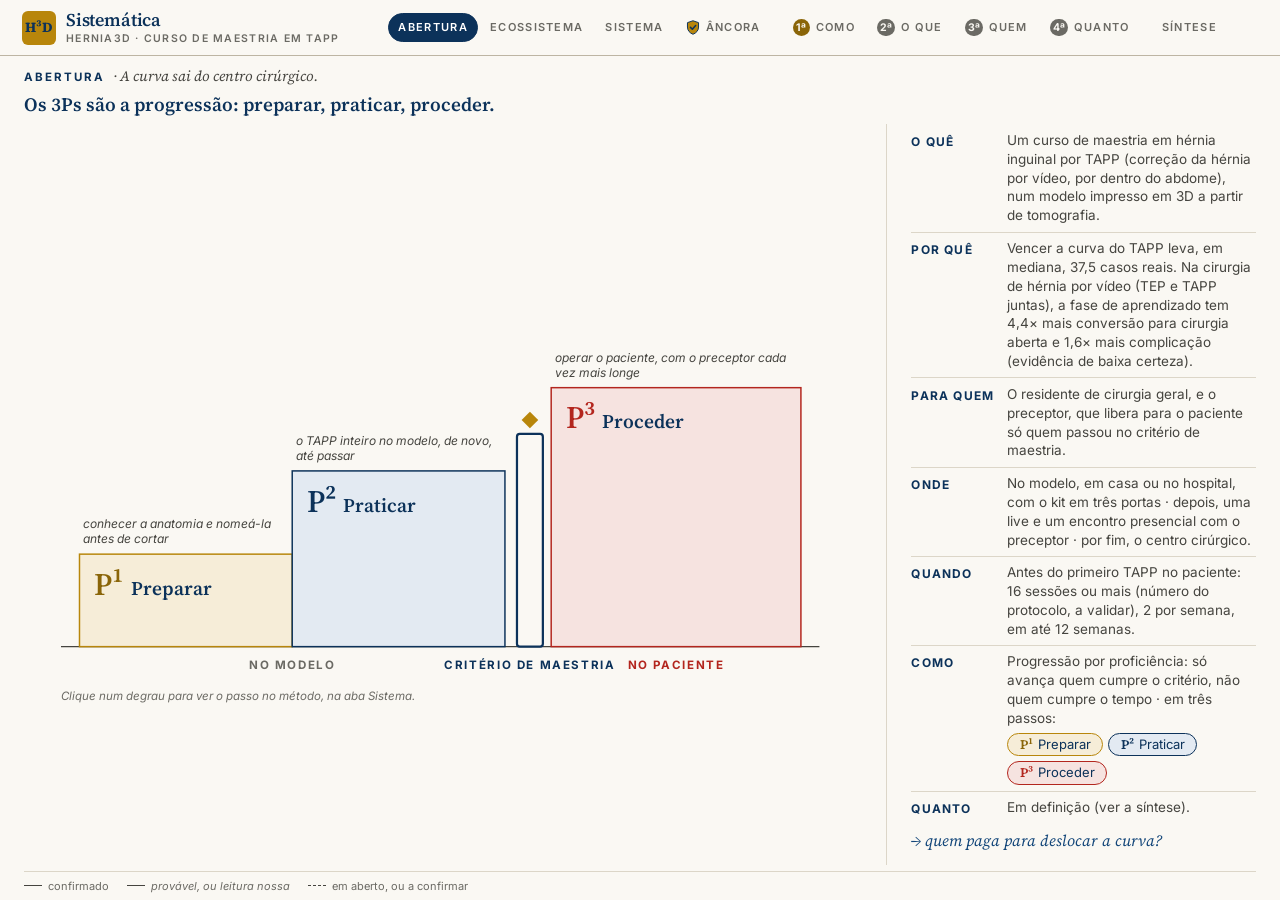
<file: sistematica/index.html>
<!doctype html>
<html lang="pt-BR">
<head>
<meta charset="utf-8">
<meta name="viewport" content="width=device-width, initial-scale=1">
<title>Sistemática Hernia3D</title>
<meta name="description" content="A curva sai do centro cirúrgico: o curso de maestria em TAPP em nove abas. O panorama (os 3Ps, quem sustenta e quem ganha, o método que torna seguro), a âncora, as quatro áreas na ordem em que se escoram (como, o que, quem e quanto) e a síntese do que falta definir para virar negócio.">
<meta name="publicacao" content="16|2026-11-06">
<meta property="og:type" content="website">
<meta property="og:title" content="Sistemática Hernia3D · a curva sai do centro cirúrgico">
<meta property="og:description" content="O curso de maestria em TAPP em nove abas: o panorama, a âncora, as quatro áreas na ordem em que se escoram (como, o que, quem e quanto) e a síntese do que falta definir para virar negócio.">
<meta property="og:image" content="https://biodesignbrasil.github.io/hernia3d-site/sistematica/img/og_curva.png">
<meta property="og:url" content="https://biodesignbrasil.github.io/hernia3d-site/sistematica/">
<meta name="twitter:card" content="summary_large_image">
<link rel="preconnect" href="https://fonts.googleapis.com">
<link rel="preconnect" href="https://fonts.gstatic.com" crossorigin>
<link href="https://fonts.googleapis.com/css2?family=Source+Serif+4:ital,opsz,wght@0,8..60,400;0,8..60,600;0,8..60,700;1,8..60,400;1,8..60,500&family=Inter:wght@400;500;600;700&display=swap" rel="stylesheet">
<link rel="stylesheet" href="css/styles.css?v=pub-16">
</head>
<body>

<!-- uma barra só, e ela é o mapa do site: três abas de panorama, a âncora (por que a ordem é esta), as quatro áreas
     numeradas na ordem em que se escoram (como, o que, quem, quanto) e a síntese. As outras duas peças do site entram
     pelas abas 2 e 4 -->
<nav class="barra">
  <a class="brand" href="./"><span class="brand-mark" aria-hidden="true">H³D</span><span class="wm-nome">Sistemática<small><span class="wm-marca">Hernia3D · </span>curso de maestria em TAPP</small></span></a>
  <div class="nav-links" id="camadas" role="tablist" aria-label="as nove abas: o panorama, a âncora, as quatro áreas na ordem em que se escoram, e a síntese"></div>
</nav>

<main class="palco">
  <!-- a pergunta e a manchete da aba. Nas abas que mostram outra peça por dentro (3ª e 4ª), à direita fica o botão que
       a abre. Os dois links ficam escritos aqui, com o endereço do vault: na publicação, o publicador os troca pelos do
       site; o script mostra o da aba aberta e acrescenta o passo escolhido. Abrem na mesma aba do navegador: cada
       site tem o botão que volta à aba de onde se saiu, no passo aberto. O do caso econômico é o único atalho para o painel -->
  <div class="topo">
    <div class="topo-txt">
      <h1 class="pergunta" id="pergunta"></h1>
      <h2 class="manchete" id="manchete"></h2>
    </div>
    <a class="pd-abre" id="porta-plataforma" href="../" data-irma hidden><span id="porta-plataforma-botao">abrir a plataforma</span> →</a>
    <a class="pd-abre" id="porta-economico" href="../caso-economico/" data-painel hidden><span id="porta-economico-botao">abrir o caso econômico</span> →</a>
  </div>
  <!-- o leitor de tela ouve só o título da ficha que abre, e não a leitura inteira -->
  <p class="so-leitor" id="anuncio" aria-live="polite"></p>

  <div class="vistas">
    <section class="vista v-dupla" id="v-abertura" role="tabpanel" aria-label="Abertura">
      <div class="cena"><svg id="ps" viewBox="0 0 900 470" role="group" aria-label="Os 3Ps em três degraus: preparar e praticar no modelo, o critério de maestria, proceder no paciente"></svg></div>
      <aside class="leitura" id="leitura-abe" data-cresce="1.2"></aside>
    </section>

    <section class="vista v-dupla" id="v-ecossistema" role="tabpanel" aria-label="Ecossistema">
      <div class="cena"><svg id="eco" viewBox="0 0 900 530" role="group" aria-label="Quem sustenta o curso, o curso, e quem ganha com ele"></svg></div>
      <aside class="leitura" id="leitura-eco" data-cresce="1.2"></aside>
    </section>

    <section class="vista v-dupla cheia" id="v-sistema" role="tabpanel" aria-label="Sistema">
      <div class="cena">
        <div class="tempos-linha">
          <button type="button" class="volta-duo" data-volta>← os dois olhares, lado a lado</button>
          <div class="tempos" id="tempos" role="tablist" aria-label="os dois olhares"></div>
        </div>
        <!-- a ordem aqui é a da leitura e a do Tab: os dois desenhos, depois a dobradiça, que fecha a comparação.
             No desktop, o CSS põe a dobradiça entre os dois; empilhada, cada desenho ganha o nome do olhar em cima -->
        <div class="duo" id="duo" aria-label="os dois olhares, lado a lado">
          <p class="duo-rot" aria-hidden="true">Olhar 1 · hoje, ver um, fazer um</p>
          <svg id="sis1" viewBox="0 0 900 470" preserveAspectRatio="xMidYMid meet" role="group" aria-label="Hoje, ver um, fazer um: nenhuma operação antes do paciente, a entrada sem critério, e o erro acontece no paciente"></svg>
          <p class="duo-rot" aria-hidden="true">Olhar 2 · com o Hernia3D, os 3Ps</p>
          <svg id="sis2" viewBox="0 0 900 470" preserveAspectRatio="xMidYMid meet" role="group" aria-label="Com o Hernia3D, os 3Ps: preparar e praticar no modelo, o critério de maestria, proceder no paciente; o erro acontece no modelo"></svg>
          <div class="dobradica" id="dobradica"></div>
        </div>
        <svg id="curva" viewBox="0 0 900 470" role="group" aria-label="O método, no olhar em foco"></svg>
        <p class="nota-curva" id="nota-curva"></p>
      </div>
      <aside class="leitura" id="leitura-sis"></aside>
    </section>

    <!-- a âncora: por que as áreas vêm nesta ordem. O mesmo quadro da síntese (como, o que e quem em cima; quanto
         embaixo): aqui, com o que cada área vira e do que depende; lá, com as travas de cada uma -->
    <section class="vista v-ancora" id="v-ancora" role="tabpanel" aria-label="A âncora">
      <div class="painel" id="ancora" data-piso="0.55" data-cresce="1.35"></div>
    </section>

    <!-- 2 · o que: o portfólio, as três ofertas e o que cada uma entrega -->
    <section class="vista v-cheia" id="v-servicos" role="tabpanel" aria-label="O que: o portfólio">
      <div class="painel" id="portfolio" data-cresce="1.5"></div>
    </section>

    <!-- 3ª · quem: a plataforma do residente por dentro, estação por estação, e quem pode comprar. O botão que a abre
         fica ao lado do subtítulo, no alto -->
    <section class="vista v-cheia" id="v-plataforma" role="tabpanel" aria-label="Quem: o residente, na plataforma">
      <div class="painel" id="peca-plataforma" data-piso="0.55" data-cresce="1.3"></div>
    </section>

    <!-- 1 · como: a operação, etapa por etapa (o blueprint: o que o residente vive e, abaixo da linha, o que roda por trás) -->
    <section class="vista v-jornadas" id="v-jornadas" role="tabpanel" aria-label="Como: a operação">
      <div class="painel" id="blueprint" data-cresce="1.5"></div>
    </section>

    <!-- 4ª · quanto: o caso econômico por dentro, passo a passo: o próprio painel numa moldura, com a leitura ao lado. É a
         única parte desta peça que mostra valores em reais. O botão que abre o painel fica ao lado do subtítulo, no alto -->
    <section class="vista v-cheia" id="v-economico" role="tabpanel" aria-label="Quanto: o caso econômico">
      <div class="painel" id="peca-economico" data-piso="0.55" data-cresce="1.3"></div>
    </section>

    <!-- a síntese: o BMC macro em quatro áreas, com as travas de cada uma; os nove blocos ficam um clique abaixo -->
    <section class="vista v-direcao" id="v-direcao" role="tabpanel" aria-label="Síntese">
      <div class="painel" id="direcao" data-piso="0.55" data-cresce="1.25"></div>
    </section>
  </div>

  <p class="legenda-procedencia">
    <span class="lp lp-ok">confirmado</span>
    <span class="lp lp-prov">provável, ou leitura nossa</span>
    <span class="lp lp-aberto">em aberto, ou a confirmar</span>
  </p>
</main>

<script src="js/data.js?v=pub-16"></script>
<script src="js/script.js?v=pub-16"></script>
</body>
</html>
</file>
<file: sistematica/css/styles.css>
/* ============================================================
   Sistemática Hernia3D — "a curva sai do centro cirúrgico" (20/10/2026)
   Irmã da plataforma do residente (08_sintese/prototipo/index.html): navy com
   filete dourado, Source Serif 4 + Inter, marca H³D.
   Linguagem própria: papel, tinta e filetes em vez de caixas.
   Cores com sentido fixo em toda a peça:
     ouro     — o modelo (a zona do modelo e o P¹ Preparar)
     tinta    — o P² Praticar, que sobe no modelo até o critério de maestria
     vermelho — o paciente (a zona do paciente, o P³ Proceder e o risco de hoje)
   As cores de quem paga (enquadramentos.csv) ficam nas linhas, nos discos e nas etiquetas.
   O ouro tem dois tons: --ouro para linhas e preenchimentos, --ouro-texto para letras (contraste de 4,5:1).
   Encaixe sem rolagem no desktop: o zoom desce até o piso e, se preciso, até 0,5; abaixo de 1180px a página
   empilha e rola; até 767px, a versão do celular (cartões e listas no lugar dos desenhos largos).
   ============================================================ */

:root{
  --papel:#FAF8F3; --papel-2:#F3EFE5; --tinta:#0C325A; --primary:#14477A; --ouro:#B8860B; --ouro-texto:#8A6508; --ouro-claro:#F6EDD8;
  --risco:#B3261E; --risco-claro:#F6E3E0; --ok:#2E6B3E; --tinta-clara:#E3EAF2;
  --filete:#DCD6C8; --filete-forte:#BDB5A3; --cinza:#6B6A64; --cinza-escuro:#45443F; --texto:#1F1F1D;
  --font:"Inter","Segoe UI",-apple-system,BlinkMacSystemFont,Roboto,sans-serif;
  --serif:"Source Serif 4",Georgia,"Times New Roman",serif;
  --header:56px; --nav:0px;
}
*{box-sizing:border-box;margin:0;padding:0}
html,body{height:100%}
body{font-family:var(--font);background:var(--papel);color:var(--texto);line-height:1.5;overflow:hidden;-webkit-font-smoothing:antialiased}
button{font:inherit;color:inherit}
/* o foco do teclado, em toda a peça: o contorno dourado. Dentro das leituras e dos painéis, que cortam o que passa da
   borda, o contorno fica para dentro, para aparecer inteiro mesmo no elemento encostado na borda */
a:focus-visible,button:focus-visible,[tabindex]:focus-visible{outline:2px solid var(--ouro);outline-offset:2px}
.leitura :focus-visible,.painel :focus-visible{outline-offset:-2px}
/* só para o leitor de tela */
.so-leitor{position:absolute;width:1px;height:1px;overflow:hidden;clip-path:inset(50%);white-space:nowrap}

/* ---- uma barra só, no molde das Sistemáticas irmãs: a marca, as abas como pílulas, a peça irmã no fim ---- */
nav.barra{position:sticky;top:0;z-index:50;min-height:var(--header);display:flex;align-items:center;gap:18px;padding:6px 22px;background:var(--papel);
  border-bottom:1px solid var(--filete-forte)}
.brand{display:flex;align-items:center;gap:10px;text-decoration:none;color:var(--tinta);flex-shrink:0}
.brand-mark{width:34px;height:34px;border-radius:6px;background:var(--ouro);color:var(--tinta);font-family:var(--serif);font-weight:700;
  font-size:14px;letter-spacing:-.02em;display:flex;align-items:center;justify-content:center;flex-shrink:0}
.wm-nome{display:flex;flex-direction:column;font-family:var(--serif);font-size:18px;font-weight:600;line-height:1.05;letter-spacing:-.01em}
.wm-nome small{font-family:var(--font);font-size:10.5px;font-weight:600;letter-spacing:.12em;text-transform:uppercase;color:var(--cinza);margin-top:3px}
/* a barra é o mapa do site: as três abas de panorama, as quatro áreas (com o número da ordem em que se escoram) e a
   síntese. Centradas enquanto cabem numa linha; quando não cabem (classe .duas, posta pelo script), a quebra entre o
   panorama e o resto passa a valer: o panorama em cima, as áreas e a síntese embaixo */
.nav-links{flex:1 1 auto;min-width:0;display:flex;flex-wrap:wrap;align-items:center;justify-content:safe center;gap:2px}
.nav-quebra{display:none;flex-basis:100%;height:0}
.nav-links.duas .nav-quebra{display:block}
.f-camada{cursor:pointer;display:inline-flex;align-items:center;gap:6px;font-size:11.5px;font-weight:600;letter-spacing:.16em;text-transform:uppercase;color:var(--cinza);
  background:transparent;border:1px solid transparent;border-radius:999px;padding:6px 12px;white-space:nowrap;transition:color .15s,background .15s,border-color .15s}
/* o número da área, num disco: a 1, onde a âncora pousa, em ouro */
.f-camada i{display:inline-flex;align-items:center;justify-content:center;min-width:17px;height:17px;padding:0 3px;border-radius:9px;background:var(--cinza);color:var(--papel);
  font-style:normal;font-size:10.5px;font-weight:700;letter-spacing:0}
.nav-quebra+.f-camada i{background:var(--ouro-texto)}
/* a âncora leva o escudo, porque ela é a segurança: na barra lê-se a cadeia, a âncora, 1, 2, 3, 4 e a síntese. O mesmo
   escudo está na dobradiça do Sistema, na aba da âncora e na síntese. O losango fica só com a porta da maestria */
svg.escudo,.cena svg.escudo,.duo svg.escudo{flex:none;display:block;width:14px;height:15px;min-width:0;min-height:0;margin:0;cursor:inherit;border-radius:0;overflow:visible}
.duo svg.escudo:hover{background:none}
.escudo path{fill:var(--ouro);stroke:var(--tinta);stroke-width:1.7;stroke-linejoin:round}
.escudo path.esc-v{fill:none;stroke-width:2.7;stroke-linecap:round}
.f-camada.on .escudo path:first-child{fill:#E8C66A;stroke:#E8C66A}
.f-camada:hover{color:var(--tinta);border-color:var(--filete-forte)}
.f-camada.on{background:var(--tinta);border-color:var(--tinta);color:#fff}
.f-camada.on i{background:#E8C66A;color:var(--tinta)}
/* a primeira área vem depois de um fio: separa o panorama das áreas */
.nav-quebra+.f-camada{margin-left:10px}
.f-camada.area+.f-camada:not(.area){margin-left:10px}
.nav-links.duas .nav-quebra+.f-camada{margin-left:0}
@media (max-width:1360px){.f-camada{padding:5px 9px;letter-spacing:.12em;font-size:11px}}

/* ---- palco: a altura exata da tela ---- */
.palco{display:flex;flex-direction:column;padding:10px 24px 6px;max-width:1800px;margin:0 auto}
/* o alto do palco: a pergunta e a manchete; nas abas 3ª e 4ª, à direita, o botão que abre a outra peça */
/* o botão fica na primeira linha, à direita da pergunta: a manchete tem a largura toda, e não quebra por causa dele */
.topo{flex:0 0 auto;display:grid;grid-template-columns:minmax(0,1fr) auto;column-gap:20px;align-items:center}
.topo-txt{display:contents}
.topo .pergunta{grid-column:1;grid-row:1}
.topo .manchete{grid-column:1/-1;grid-row:2}
.topo .pd-abre{grid-column:2;grid-row:1;margin:0 0 4px;padding:4px 15px;font-size:13px}
.pd-abre[hidden]{display:none}
.pergunta{flex:0 0 auto;margin:0 0 4px;font-family:var(--serif);font-style:italic;font-size:14.5px;font-weight:400;color:var(--cinza-escuro)}
.pergunta b{font-family:var(--font);font-style:normal;font-size:11.5px;font-weight:700;letter-spacing:.18em;text-transform:uppercase;color:var(--tinta);margin-right:4px}
.manchete{flex:0 0 auto;margin:0 0 8px;font-family:var(--serif);font-size:19px;font-weight:600;line-height:1.3;color:var(--tinta);max-width:120ch}
.manchete:empty{display:none}
.vistas{flex:1 1 auto;min-height:0}
.vista{display:none;height:100%}
.vista.on{display:grid}
.v-dupla.on{grid-template-columns:minmax(0,1fr) minmax(300px,30%);gap:30px}
/* na 02 em foco, a leitura é a mais longa da peça: ganha mais largura, e o desenho cabe no resto */
#v-sistema.on:not(.cheia){grid-template-columns:minmax(0,1fr) minmax(320px,40%)}
#leitura-sis .bloco{padding-bottom:9px;margin-bottom:9px}
/* a leitura mais longa: no desktop, os rótulos pequenos em 11,5px deixam o zoom descer um pouco mais sem passar dos 10px */
@media (min-width:1181px){#leitura-sis .rotulo,#leitura-sis .tec,#leitura-sis .conf,#leitura-sis .seq small{font-size:11.5px}}
#leitura-sis .achado{margin-bottom:8px}
#leitura-sis .achado.tese{padding:7px 12px;margin-bottom:10px}
.v-jornadas.on{display:block}
.v-cheia.on{display:block}
.cena{display:flex;flex-direction:column;align-items:stretch;justify-content:center;min-height:0;height:100%;overflow:hidden}
.cena svg{flex:1 1 auto;min-height:0;height:100%;width:100%;display:block}
/* os cartões dos 3Ps e as listas do ecossistema são a versão do celular: no desktop ficam os desenhos */
.ps-cartoes,.eco-listas{display:none}

/* ---- 02 · os dois olhares, lado a lado (molde do HDB): dois cartões largos e os dois desenhos; um clique põe o olhar em foco ---- */
.v-dupla.cheia.on{grid-template-columns:minmax(0,1fr)}
.v-dupla.cheia .leitura{display:none}
.v-dupla.cheia #curva,.v-dupla.cheia .nota-curva{display:none}
.v-dupla:not(.cheia) #duo{display:none}
/* com os dois olhares, cartões e desenhos ficam juntos no alto; os desenhos são limitados pela largura, e a sobra fica embaixo */
#v-sistema.cheia .cena{justify-content:flex-start}
/* a linha dos cartões: com um olhar em foco, a volta ao lado a lado vem antes deles */
.tempos-linha{flex:0 0 auto;display:flex;align-items:center;gap:6px 14px;padding:0 0 8px}
.v-dupla.cheia .volta-duo{display:none}
.tempos{flex:1 1 auto;min-width:0;display:grid;grid-template-columns:1fr 1fr;gap:12px}
.tempos button{cursor:pointer;text-align:left;background:#fff;border:1px solid var(--filete-forte);border-left:4px solid var(--filete-forte);border-radius:9px;
  padding:5px 12px 7px;display:grid;grid-template-columns:auto 1fr;gap:0 9px;align-items:baseline}
.tempos button b{grid-row:span 2;font-family:var(--serif);font-size:20px;font-weight:600;color:var(--cinza);line-height:1}
.tempos button .tp-t{font-weight:700;font-size:13.5px;color:var(--tinta)}
.tempos button small{grid-column:2;font-size:12.5px;line-height:1.3;color:var(--cinza-escuro)}
.tempos button small b{grid-row:auto;font-family:var(--font);font-size:12.5px;font-weight:700;color:var(--tinta)}
.tempos button:hover{border-color:var(--cinza)}
.tempos button.on{background:var(--papel-2);border-color:var(--tinta)}
/* a faixa da esquerda tem sentido fixo (vermelho hoje, ouro com o Hernia3D) e vem depois do hover e do escolhido */
.tempos button[data-tempo="1"]{border-left-color:var(--risco)}
.tempos button[data-tempo="2"]{border-left-color:var(--ouro)}
/* com um olhar em foco, os cartões só trocam de olhar: ficam com o número e o título, e a leitura ao lado explica */
.v-dupla:not(.cheia) .tempos button{align-items:center;padding:5px 12px}
.v-dupla:not(.cheia) .tempos button small{display:none}
/* o par não estica: os dois desenhos ficam na altura que pedem, e o conjunto se centra na vertical */
.duo{flex:0 1 auto;min-height:0;display:grid;grid-template-columns:minmax(0,1fr) 166px minmax(0,1fr);grid-template-rows:minmax(0,1fr);gap:12px}
.duo svg{width:100%;height:100%;min-height:0;display:block;cursor:pointer;border-radius:9px}
.duo svg:hover{background:#fff}
/* no HTML a dobradiça vem depois dos dois desenhos (a ordem da leitura e do Tab); no desktop ela fica entre eles */
@media (min-width:1181px){#sis1{order:1} .dobradica{order:2} #sis2{order:3}}
/* o nome de cada olhar em cima do desenho só aparece com a página empilhada, quando os cartões ficam todos no alto */
.duo-rot{display:none;margin:4px 0 -2px;font-size:11px;font-weight:700;letter-spacing:.16em;text-transform:uppercase;color:var(--cinza-escuro)}
.dobradica{display:flex;flex-direction:column;align-items:center;justify-content:center;gap:6px;text-align:center}
.dobradica p{margin:0}
.db-rot{font-size:11px;font-weight:700;letter-spacing:.16em;text-transform:uppercase;color:var(--tinta)}
/* o símbolo da dobradiça: o escudo da âncora, a segurança entre o modelo e o paciente */
#dobradica svg.escudo{width:37px;height:40px;cursor:default}
.db-lado{font-size:11.5px;line-height:1.25;color:var(--cinza-escuro)}
.db-lado b{display:block;font-family:var(--serif);font-size:17px;font-weight:600}
.db-hoje b{color:var(--risco)} .db-com b{color:var(--ouro-texto)}
/* o número de sessões é um botão que abre a ficha dele; a ressalva fica logo abaixo */
.db-ver{display:block;width:100%;cursor:pointer;background:none;border:0;padding:0;font:inherit;color:inherit;text-align:center}
.db-ver b{text-decoration:underline dotted 1.5px;text-underline-offset:4px}
.db-ver:hover b{text-decoration-style:solid}
.db-lado i{display:block;margin-top:2px;font-size:11px;color:var(--cinza)}
.db-nota{font-family:var(--serif);font-size:13px;font-style:italic;line-height:1.3;color:var(--tinta)}
/* "o que falta provar": abre a ficha da transferência para o paciente, o tracejado do P³ */
.db-prova{display:block;cursor:pointer;background:none;border:0;padding:0;font:inherit;font-size:12.5px;line-height:1.3;color:var(--primary);
  text-decoration:underline dotted;text-underline-offset:3px}
.db-prova:hover{text-decoration-style:solid}
.dobradica .l-elo{text-align:center;font-size:13px;line-height:1.3;margin-top:6px;padding-top:8px;border-top:1px solid var(--filete)}
.volta-duo{flex:none;display:block;cursor:pointer;background:none;border:none;padding:0;margin:0;font-family:var(--font);font-size:13px;color:var(--primary);white-space:nowrap}
.volta-duo:hover{text-decoration:underline}
/* a nota de pé do desenho em foco, em texto da página (no desenho ela ficava pequena demais) */
.nota-curva{flex:0 0 auto;margin:6px 0 0;font-size:12px;font-style:italic;line-height:1.35;color:var(--cinza)}
.leitura,.painel{min-height:0;height:100%;overflow:hidden}
.leitura{border-left:1px solid var(--filete);padding-left:24px}
/* quando nem o piso de zoom cabe, o painel rola (rede de segurança, molde do HDB) */
.leitura.rola,.painel.rola{overflow-y:auto;overscroll-behavior:contain}
.ajusta{transform-origin:top left}

.legenda-procedencia{flex:0 0 auto;display:flex;flex-wrap:wrap;gap:6px 18px;align-items:center;margin-top:6px;padding-top:6px;
  border-top:1px solid var(--filete);font-size:11px;color:var(--cinza)}
.lp{display:inline-flex;align-items:center;gap:6px}
.lp::before{content:"";width:18px;height:0;border-top:1.5px solid var(--cinza-escuro)}
.lp-prov{font-style:italic}
.lp-aberto::before{border-top-style:dashed}

/* ---- leitura: texto em filetes, sem caixas ---- */
.bloco{padding:0 0 12px;margin-bottom:12px;border-bottom:1px solid var(--filete)}
.bloco:last-of-type{border-bottom:none}
.bloco h3{font-family:var(--serif);font-size:19px;font-weight:600;color:var(--tinta);line-height:1.2;margin-bottom:5px}
.bloco p{font-size:13.5px;color:var(--cinza-escuro)}
.rotulo{font-size:11px;font-weight:700;letter-spacing:.16em;text-transform:uppercase;color:var(--cinza);margin-bottom:7px;display:flex;flex-wrap:wrap;align-items:center;gap:4px 8px}
.achado{margin-bottom:10px}
.achado:last-child{margin-bottom:0}
.achado b{display:block;font-family:var(--serif);font-size:16.5px;font-weight:600;color:var(--tinta);line-height:1.25;margin-bottom:2px}
.achado span{font-size:13px;color:var(--cinza-escuro)}
.achado.tese{background:var(--papel-2);border-left:3px solid var(--tinta);padding:9px 12px;margin-bottom:12px}
.achado.tese b{font-size:20px}
#leitura-eco .achado:not(.tese) b{font-size:15px}
.ficha dl{display:grid;grid-template-columns:auto 1fr;gap:3px 12px;font-size:13px;margin-top:8px}
.ficha dt{color:var(--cinza)}
.bloco .fonte{font-size:12px;color:var(--cinza);margin-top:6px}
.risco{margin-top:8px;font-size:13px;color:var(--risco);padding-left:10px;border-left:2px solid var(--risco)}
.dica{font-size:12px;color:var(--cinza);font-style:italic;margin-top:8px}

/* procedência: provável em itálico, em aberto tracejado */
.c-provavel{font-style:italic}
.tag{display:inline-block;font-size:11px;font-weight:600;padding:0 8px;border-radius:999px;border:1px solid;white-space:nowrap;line-height:1.7}
.conf{font-size:11px;font-weight:700;letter-spacing:.08em;text-transform:uppercase;padding:0 6px;border-radius:3px;line-height:1.7}
.conf-confirmado{color:var(--ok);border:1px solid #2E6B3E66}
.conf-provavel{color:var(--ouro-texto);border:1px solid #B8860B66;font-style:italic}
.conf-aberto{color:var(--risco);border:1px dashed var(--risco)}

.lista{list-style:none}
.lista li{font-size:12.5px;padding:5px 8px;border-left:3px solid transparent;cursor:pointer;color:var(--cinza-escuro)}
.lista li:hover{background:var(--papel-2)}
.lista li.on{background:var(--ouro-claro);color:var(--texto)}
.lista li.t-confirmar{font-style:italic}
.lista li b{color:var(--tinta);font-weight:600}
.l-elo{display:block;width:100%;text-align:left;cursor:pointer;background:none;border:none;padding:4px 0 0;font-family:var(--serif);
  font-size:15px;font-style:italic;color:var(--primary)}
.l-elo:hover{color:var(--ouro-texto)}

/* evidência: TEP × TAPP */
.evid{list-style:none}
.evid li{font-size:12.5px;padding:6px 0;border-top:1px solid var(--filete);color:var(--cinza-escuro)}
.evid li:first-child{border-top:none;padding-top:0}
/* o estudo e a técnica abrem a linha, e o achado segue na mesma linha (uma linha a menos por estudo) */
.evid b{display:inline;font-weight:600;color:var(--tinta);font-size:12.5px}
.evid b span:first-child{margin-right:6px}
.evid b .tec{margin-right:6px;vertical-align:1px}
.evid li.c-aberto b span:first-child{color:var(--risco)}
.tec{font-size:11px;font-weight:700;letter-spacing:.1em;padding:0 6px;border-radius:3px;line-height:1.7}
.tec-TEP{color:var(--cinza);border:1px solid var(--filete-forte)}
.tec-TAPP{color:var(--tinta);background:var(--ouro-claro)}
.bloco .evid-nota{margin:0 0 6px;font-size:12px;font-style:italic;line-height:1.35;color:var(--cinza)}

.sequencia{display:flex;align-items:stretch;gap:6px}
.seq{flex:1;cursor:pointer;background:none;border:1px solid var(--filete-forte);border-radius:4px;padding:5px 7px;text-align:left}
.seq b{display:block;font-size:12.5px;color:var(--tinta)}
.seq small{font-size:11px;color:var(--cinza);line-height:1.3;display:block}
.seq.c-aberto{border-style:dashed}
.seq.on{border-color:var(--ouro);background:var(--ouro-claro)}
.seq-seta{align-self:center;color:var(--filete-forte)}
.criterios{list-style:none;margin-top:8px;font-size:12.5px}
/* a ressalva dos valores dos critérios, como a das 16 sessões, colada na lista */
.bloco .crit-nota{margin:5px 0 0;font-size:12px;font-style:italic;line-height:1.25;color:var(--cinza)}
.crit-nota+.criterios{margin-top:2px}
.criterios li{display:flex;justify-content:space-between;gap:10px;padding:4px 0;border-top:1px solid var(--filete)}
.criterios li span:last-child{font-weight:600;color:var(--tinta);text-align:right}

/* ---- svg comum ---- */
svg text{font-family:var(--font)}
.clicavel{cursor:pointer}

/* ---- 02 · o método, nos dois olhares (05/11/2026): a mesma moldura (duas zonas e a linha da porta), as operações do
   método como bandas clicáveis, com o nome em serifa e o verbo, e a régua da segurança, onde o erro acontece.
   --k é a cor da banda, --kf o fundo dela, --kt a cor do nome ---- */
.zona-modelo{fill:var(--ouro-claro);opacity:.55}
.zona-paciente{fill:var(--risco-claro);opacity:.55}
.zr{font-size:14px;font-weight:700;letter-spacing:.14em}
.zr-modelo{fill:var(--ouro-texto)} .zr-paciente{fill:var(--risco)}
.criterio-l{stroke:var(--tinta);stroke-width:1.6;stroke-dasharray:5 4}
/* o rótulo do critério tem um halo da cor do papel, para a linha tracejada não cortar as letras */
.criterio-rot{font-size:14px;font-weight:600;fill:var(--tinta);paint-order:stroke;stroke:var(--papel);stroke-width:5px;stroke-linejoin:round}
.kh{--k:var(--cinza-escuro);--kf:var(--papel-2);--kt:var(--cinza-escuro)}
.p-seg:focus-visible{outline:none}
/* a banda: uma operação do método. Tracejada, a que ainda é hipótese (o P³, no paciente) */
.banda .bd{fill:var(--kf);stroke:var(--k);stroke-width:2;transition:fill .15s,stroke-width .15s}
.banda.hipotese .bd{fill:#fff;fill-opacity:.6;stroke-dasharray:10 7}
.banda:hover .bd,.banda:focus-visible .bd{fill:#fff;fill-opacity:1;stroke-width:3}
.banda.on .bd{stroke-width:4.5}
.p-rot{font-family:var(--serif);font-weight:600;font-size:27px;fill:var(--kt)}
.p-rot-nome{font-size:17px;fill:var(--tinta)}
.p-seg.on .p-rot{text-decoration:underline}
.b-verbo{font-family:var(--serif);font-style:italic;font-size:19px;fill:var(--tinta)}
.b-det{font-size:14px;fill:var(--cinza-escuro)}
.b-seta{fill:var(--cinza)}
/* hoje, no modelo: nada (a caixa vazia, tracejada) */
.bd-nada{fill:none;stroke:var(--filete-forte);stroke-width:2;stroke-dasharray:7 6}
.nada-rot{font-family:var(--serif);font-style:italic;font-size:17px;fill:var(--cinza)}
/* a porta: o losango do critério de maestria */
.porta-g .bd{fill:var(--ouro);stroke:var(--tinta);stroke-width:2.4;stroke-linejoin:round;transition:stroke-width .15s}
.porta-g:hover .bd,.porta-g:focus-visible .bd,.porta-g.on .bd{stroke-width:4.5}
/* a régua da segurança: o trilho, as marcas de erro (ouro no modelo, vermelho no paciente) e, tracejado, o que falta provar */
.regua-rot{font-size:12px;font-weight:700;letter-spacing:.14em;fill:var(--tinta)}
.regua-trilho{fill:#fff;fill-opacity:.62;stroke:var(--filete-forte);stroke-width:1}
/* os erros, na régua: pontos que diminuem e clareiam até sumir (a opacidade vem do desenho) */
.erro-p.em-modelo{fill:var(--ouro)} .erro-p.em-paciente{fill:var(--risco)}
.regua-leg{font-size:13px;font-weight:600}
.regua-leg.em-modelo{fill:var(--ouro-texto)} .regua-leg.em-paciente{fill:var(--risco)}
.prova-g .bd{fill:#fff;fill-opacity:.5;stroke:var(--risco);stroke-width:1.6;stroke-dasharray:8 6;transition:fill-opacity .15s,stroke-width .15s}
.prova-g:hover .bd,.prova-g:focus-visible .bd{fill-opacity:.95}
.prova-g.on .bd{stroke-width:3.2}
.b-prova{font-family:var(--serif);font-style:italic;font-size:15px;fill:var(--risco)}
.prova-g.on .b-prova{text-decoration:underline}
.plato-l{stroke:var(--cinza-escuro);stroke-width:2.6;stroke-linecap:round}
/* no comparativo, cada desenho fica com metade da largura: textos maiores, e o detalhe das bandas fica para o olhar em foco */
@media (min-width:1181px){
  .duo .p-rot{font-size:31px} .duo .p-rot-nome{font-size:20px} .duo .b-verbo{font-size:23px} .duo .nada-rot{font-size:22px}
  .duo .zr{font-size:19px} .duo .criterio-rot{font-size:19px} .duo .regua-rot{font-size:17px} .duo .regua-leg{font-size:19px}
  .duo .b-prova{font-size:21px}
}

/* ---- os 3Ps: a abertura e os selos nas camadas ---- */
.k0{--k:var(--ouro);--kf:var(--ouro-claro);--kt:var(--ouro-texto)} .k1{--k:var(--tinta);--kf:var(--tinta-clara);--kt:var(--tinta)} .k2{--k:var(--risco);--kf:var(--risco-claro);--kt:var(--risco)}
#ps .chao{stroke:var(--cinza-escuro);stroke-width:1.4}
#ps .dg rect{fill:var(--kf);stroke:var(--k);stroke-width:1.6;transition:fill .2s}
#ps .dg:hover rect,#ps .dg:focus-visible rect{fill:#fff}
#ps .dg-sig{font-family:var(--serif);font-size:34px;font-weight:600;fill:var(--kt)}
#ps .dg-nome{font-family:var(--serif);font-size:21px;font-weight:600;fill:var(--tinta)}
#ps .dg-frase{font-size:13px;font-style:italic;fill:var(--cinza-escuro)}
#ps .ps-coluna{fill:var(--papel);stroke:var(--tinta);stroke-width:2.4}
#ps .porta-diamante{fill:var(--ouro)}
#ps .lado-rot{font-size:12.5px;font-weight:700;letter-spacing:.14em;fill:var(--cinza)}
#ps .lado-rot.pac{fill:var(--risco)} #ps .lado-rot.porta-rot{fill:var(--tinta)}
#ps .dg-dica{font-size:12.5px;fill:var(--cinza);font-style:italic}
.w5h{margin:0;padding:0}
.w5{display:grid;grid-template-columns:82px 1fr;gap:10px;padding:6px 0;border-bottom:1px solid var(--filete)}
.w5:last-child{border-bottom:none}
.w5 dt{font-size:11.5px;font-weight:700;letter-spacing:.1em;text-transform:uppercase;color:var(--tinta);padding-top:2px}
.w5 dd{margin:0;font-size:13px;line-height:1.4;color:var(--cinza-escuro)}
.w5-p{display:flex;flex-wrap:wrap;gap:5px;margin-top:5px}
.w5-p button{cursor:pointer;font:inherit;display:inline-flex;align-items:baseline;gap:5px;border:1px solid var(--k);background:var(--kf);border-radius:999px;
  padding:1px 11px;font-size:12.5px;color:var(--tinta)}
.w5-p button b{font-family:var(--serif);font-weight:600;color:var(--kt)}
.w5-p button:hover{background:#fff}
.selo-p{display:inline-block;font-family:var(--serif);font-weight:600;font-size:12px;line-height:1.5;padding:0 6px;border-radius:4px;color:var(--kt);background:var(--kf);border:1px solid var(--k)}
.bp-p{font-size:11px;font-weight:700;letter-spacing:.08em;text-align:center;color:var(--kt);background:var(--kf);border-top:2px solid var(--k);padding:2px 0;margin:0 1px 2px}
.bp-p.vazio{background:none;border-top:none}
.p-nota{font-size:12.5px;color:var(--cinza-escuro);background:var(--tinta-clara);padding:8px 10px;border-radius:6px}
.p-est{display:flex;flex-wrap:wrap;gap:4px}
.p-est button{font:inherit;font-size:12px;border:1px solid var(--filete-forte);background:#fff;border-radius:4px;padding:1px 7px;cursor:pointer;color:var(--tinta)}
.p-est button:hover{border-color:var(--tinta)}
.p-volta{background:none;border:none;font:inherit;font-size:12.5px;color:var(--primary);cursor:pointer;padding:0;margin-bottom:6px}
.leg-l{stroke-width:2.6;fill:none}
/* o bloco dos 3Ps na leitura da 02 só aparece quando a página empilha: no desktop, as bandas do desenho são esses botões */
@media (min-width:1181px){.so-empilhado{display:none}}

/* ---- 2 · ecossistema, no molde do HDB: três colunas, o curso como centro, as linhas fracas e só as que cruzam a borda ---- */
.col-rot{font-size:12.5px;font-weight:700;letter-spacing:.2em;fill:var(--tinta)}
.col-sub{font-size:12.5px;fill:var(--cinza);font-style:italic}
.ator rect{fill:#fff;stroke:var(--tinta);stroke-width:1.2;transition:fill .2s,stroke .2s}
.ator.c-aberto rect{stroke-dasharray:5 4}
.ator.projeto rect{fill:var(--tinta)}
.ator.projeto text{fill:#fff!important}
.ator text.nome{font-size:13px;font-weight:700;fill:var(--tinta);letter-spacing:.04em}
.ator text.papel{font-size:12.5px;fill:var(--cinza)}
.ator.c-provavel text.papel{font-style:italic}
.ator.c-aberto text.papel{fill:var(--risco)}
.ator:hover rect{stroke:var(--ouro);stroke-width:2}
.ator.on rect{fill:var(--tinta);stroke:var(--tinta)}
.ator.on text{fill:#fff!important}
.ator.par rect{stroke:var(--ouro);stroke-width:2.4}
.seta{fill:none;stroke-width:2;opacity:.4;transition:opacity .2s}
.seta.t-confirmar{stroke-dasharray:7 5}
.seta.t-beneficio{stroke-dasharray:1.5 5;stroke-linecap:round;stroke-width:2.6}
/* cessão de infraestrutura: linha cheia, fina e neutra (a cor vem do enquadramento) */
.seta.t-cessao{stroke-width:1.5}
.seta.interna{opacity:0}
.seta.on{opacity:1;stroke-width:3}
.seta.t-cessao.on{stroke-width:2.2}
.seta.apaga{opacity:.08}
.disco{display:none;pointer-events:none}
.disco.on{display:inline}
.disco text{font-size:12.5px;font-weight:700;fill:#fff;text-anchor:middle}
.eco-legenda{font-size:12.5px;fill:var(--cinza);font-style:italic}
.solta{float:right;background:none;border:1px solid var(--filete-forte);border-radius:999px;width:24px;height:24px;line-height:20px;text-align:center;cursor:pointer;color:var(--cinza-escuro)}
.solta:hover{border-color:var(--tinta);color:var(--tinta)}
.rel{list-style:none;counter-reset:none}
.rel li{display:grid;grid-template-columns:26px 1fr;gap:0 8px;padding:6px 0;border-top:1px solid var(--filete);font-size:13px;color:var(--cinza-escuro)}
.rel li:first-child{border-top:none}
.rel .n{width:22px;height:22px;border-radius:50%;color:#fff;font-size:11px;font-weight:700;display:flex;align-items:center;justify-content:center;margin-top:1px}
.rel .sentido{font-size:11px;font-weight:700;letter-spacing:.1em;text-transform:uppercase;color:var(--cinza);margin-right:6px}
.rel b{color:var(--tinta);font-weight:600}
.rel .tag{margin-left:4px}

/* ---- 3 · serviços, no molde dos portfólios irmãos: um cartão por oferta, o que entra à vista ---- */
.pf-grade{display:grid;grid-template-columns:repeat(3,minmax(0,1fr));gap:16px;align-items:stretch}
.pf-cartao{background:#fff;border:1px solid var(--filete);border-top:5px solid var(--tinta);border-radius:12px;padding:14px 18px 14px;
  display:flex;flex-direction:column;gap:6px;cursor:pointer;font-style:normal}
.pf-cartao.c-aberto{border-style:dashed;border-top-style:solid}
.pf-cartao:hover{border-color:var(--filete-forte)}
.pf-cartao.on{box-shadow:0 0 0 2px var(--ouro)}
.pf-cartao h3{font-family:var(--serif);font-size:21px;font-weight:600;color:var(--tinta);line-height:1.2;font-style:normal}
/* o título é o botão do cartão: o teclado chega nele, e o leitor de tela ouve o título como título */
.pf-tit{display:block;width:100%;cursor:pointer;background:none;border:0;padding:0;font:inherit;color:inherit;text-align:left}
/* as ofertas curtas, só do P¹, dividem uma coluna, uma em cima da outra */
.pf-pilha{display:flex;flex-direction:column;gap:16px;min-width:0}
.pf-pilha>.pf-cartao{flex:1 1 auto}
.pf-meta{display:flex;flex-wrap:wrap;gap:6px;align-items:center}
.pf-paga{font-size:11px;font-weight:600;color:var(--cinza-escuro);border:1px solid var(--filete-forte);border-radius:999px;padding:0 9px;line-height:1.7}
.pf-desc{font-size:14px;line-height:1.4;color:var(--cinza-escuro)}
.pf-c{margin-top:6px;font-size:11.5px;font-weight:700;letter-spacing:.1em;text-transform:uppercase;color:var(--kt)}
.pf-porta{margin-top:8px;display:flex;align-items:baseline;gap:8px;font-family:var(--serif);font-size:16px;font-weight:600;color:var(--tinta)}
.pf-porta .n{font-size:20px;color:var(--cinza)}
.pf-porta .conf{margin-left:auto;font-family:var(--font)}
.pf-cartao .itens{font-size:14.5px}
.pf-cartao .itens li{border-top:none;padding:3px 0 3px 18px}
.pf-cartao .itens li::before{top:9px}
.pf-cartao .itens li.c-provavel{font-style:italic}
.pf-fecho{margin-top:auto;padding-top:10px;border-top:1px solid var(--filete);font-family:var(--serif);font-style:italic;font-size:14.5px;line-height:1.35;color:var(--risco)}
.pf-rodape{margin-top:12px;display:flex;flex-wrap:wrap;gap:6px 18px;align-items:baseline;font-size:12.5px;color:var(--cinza)}
.pf-rodape .l-elo{display:inline;width:auto;padding:0;margin-left:auto}
.itens{list-style:none;font-size:12.5px}
.itens li{padding:4px 0 4px 18px;position:relative;border-top:1px solid var(--filete)}
.itens li::before{content:"";position:absolute;left:2px;top:10px;width:8px;height:8px;border:1.5px solid var(--tinta)}
.itens li.k-presencial::before{background:var(--tinta)}
.itens li.c-aberto{color:var(--risco)}
.itens li.c-aberto::before{border-style:dashed;border-color:var(--risco)}

/* ---- 4 · jornadas: o blueprint ---- */
.bp{display:grid;grid-template-columns:100px repeat(7,minmax(0,1fr));font-size:11.5px;color:var(--cinza-escuro)}
.bp>div{padding:6px 7px;border-bottom:1px solid var(--filete);line-height:1.35}
.bp .bp-zona{font-size:11px;font-weight:700;letter-spacing:.16em;color:var(--cinza);text-align:center;border-bottom:2px solid var(--ouro);padding:0 0 4px}
.bp .bp-zona.pac{color:var(--risco);border-bottom-color:var(--risco)}
.bp .bp-zona.vazio{border-bottom:none}
.bp-lin{font-size:11px;font-weight:700;letter-spacing:.08em;text-transform:uppercase;color:var(--cinza)}
.bp-cab{text-align:center}
.bp-cab small{display:block;font-size:11px;color:var(--cinza)}
.bp-cab b{display:block;font-family:var(--serif);font-size:14px;font-weight:600;color:var(--tinta);line-height:1.2}
.bp .g{background:var(--ouro-claro)}
.bp .g b{color:var(--ouro-texto)}
.bp .pac{background:#B3261E0D}
.bp-palco{color:var(--texto);font-weight:500}
.bp-palco.inf{font-style:italic;font-weight:400}
.bp .bp-vis{grid-column:1/-1;padding:2px 0;border-bottom:1.5px dashed var(--tinta);position:relative;height:10px}
.bp-vis span{position:absolute;right:0;top:-3px;background:var(--papel);padding-left:8px;font-size:11px;font-weight:700;letter-spacing:.14em;color:var(--tinta)}
.bp-g{text-align:center;font-style:italic;color:var(--ouro-texto);background:var(--ouro-claro)}
.bp-risco{color:var(--risco)}
.bp-risco.vazio{color:var(--filete-forte)}
.chips{display:flex;flex-wrap:wrap;gap:3px;align-items:flex-start;align-content:flex-start}
.chips .tag{font-size:11px;padding:0 6px}

/* ---- 04 · jornadas: a legenda de leitura e o elo, no pé do blueprint ---- */
/* no alto da operação, a trava da área: o estudo de validação, que vem antes do curso */
.bp-topo{margin:0 0 8px;padding:5px 12px;border-left:4px solid var(--risco);border-radius:0 6px 6px 0;background:#fff;font-size:13px;line-height:1.4;color:var(--tinta)}
.bp-pe{display:flex;align-items:baseline;flex-wrap:wrap;gap:6px 18px;margin-top:10px;font-size:12px;font-style:italic;color:var(--cinza)}
.bp-pe .l-elo{display:inline;width:auto;padding:0;margin-left:auto;white-space:nowrap}

/* ---- as abas 3ª e 4ª: a outra peça do site por dentro (06/11/2026; antes, só a porta). Um molde para as duas: os passos
   da peça em botões, o palco (a tela da estação, ou a conta do passo) e a leitura ao lado; no pé, o que é da área, a
   porta e o elo. Os palcos e as leituras ficam todos na mesma célula, para a escala não mudar de um passo para outro ---- */
.pd{display:flex;flex-direction:column;gap:12px}
.pd-passos{display:flex;align-items:center;flex-wrap:wrap;gap:6px 8px}
.pd-passo{cursor:pointer;display:inline-flex;align-items:center;gap:7px;padding:5px 15px;border-radius:999px;border:1px solid var(--filete-forte);background:#fff;
  font:inherit;font-size:14px;font-weight:600;line-height:1.35;color:var(--tinta);transition:background .15s,border-color .15s}
.pd-passo:hover{border-color:var(--tinta)}
.pd-passo.on{background:var(--tinta);border-color:var(--tinta);color:#fff}
.pd-passo small{font-family:var(--serif);font-size:13px;font-weight:600;color:var(--ouro-texto)}
.pd-passo.on small{color:#E8C66A}
.pd-seta{font-size:15px;line-height:1;color:var(--cinza)}
.pd-los{flex:none;display:inline-block;width:11px;height:11px;margin:0 5px;background:var(--ouro);border:2px solid var(--tinta);transform:rotate(45deg)}
.pd-corpo{display:grid;grid-template-columns:minmax(0,1.3fr) minmax(320px,1fr);gap:28px;align-items:stretch}
/* com a moldura da plataforma no palco, a coluna dele fica do tamanho dela, e a leitura com o resto: sem vão entre as duas */
.pd-corpo.tela{grid-template-columns:auto minmax(320px,1fr)}
.pd-palcos,.pd-leituras{display:grid;min-width:0}
.pd-palco,.pd-leitura{grid-area:1/1;min-width:0;visibility:hidden}
.pd-palco.on,.pd-leitura.on{visibility:visible}
/* o palco do quem e do quanto: a própria peça, numa moldura, aberta no passo escolhido (em moldura, a plataforma esconde
   o cabeçalho, a faixa dos 3Ps e o rodapé, e o painel do caso econômico esconde a barra). A página é desenhada com 760 px de largura e reduzida para caber: fica pequena, e a
   leitura ao lado diz o essencial. Rola por dentro, como janela que é */
.pd-moldura{width:566px;height:330px;overflow:hidden;border:1px solid var(--filete-forte);border-radius:10px;background:#fff;box-shadow:0 8px 22px rgba(12,50,90,.10)}
.pd-moldura iframe{display:block;width:760px;height:443px;border:0;transform:scale(.745);transform-origin:0 0}
/* a leitura do passo */
.pd-leitura{display:flex;flex-direction:column;gap:5px;padding:14px 20px 16px;border-radius:12px;background:#fff;border:1px solid var(--filete);border-top:6px solid var(--k,var(--tinta))}
.pd-olho{display:flex;align-items:center;gap:8px;margin:0;font-size:11.5px;font-weight:700;letter-spacing:.14em;text-transform:uppercase;color:var(--cinza)}
.pd-olho .selo-p{letter-spacing:0;text-transform:none}
.pd-tit{margin:0 0 2px;font-family:var(--serif);font-size:23px;font-weight:600;line-height:1.2;color:var(--tinta)}
.pd-leitura .rotulo{margin:9px 0 0}
.pd-txt{margin:0;font-size:15px;line-height:1.45;color:var(--texto)}
.pd-aberto{margin:0;font-size:15px;line-height:1.45;color:var(--risco)}
.pd-formula{margin:0;padding:7px 12px;border-radius:8px;background:var(--papel-2);font-family:var(--serif);font-size:16px;line-height:1.4;color:var(--tinta)}
/* o pé: o que é da área e o elo */
.pd-pe{display:flex;align-items:center;flex-wrap:wrap;gap:8px 22px}
.pd-compra{display:flex;align-items:center;flex-wrap:wrap;gap:4px 14px}
.pd-compra .rotulo{margin:0}
.pd-compra .pc-pontos li{font-size:14px}
.pd-nota{margin:0;font-size:13px;line-height:1.4;color:var(--cinza-escuro)}
.pd-abre{display:inline-flex;align-items:center;gap:8px;text-decoration:none;font-size:14px;font-weight:600;line-height:1.3;color:#fff;background:var(--tinta);
  border:1px solid var(--tinta);border-radius:999px;padding:7px 18px;transition:background .15s}
.pd-abre:hover{background:var(--primary)}
/* com o painel fora do ar, o publicador marca o link dele com data-painel="revisao" e a dica "em revisão" */
a[data-painel="revisao"]{background:none;color:var(--tinta);border:1px dashed var(--risco)}
.pd-pe .l-elo{width:auto;margin-left:auto;padding:0}

/* ---- síntese: o BMC macro, com as travas de cada área (05/11/2026; antes, a Direção em dois modos, com o barril) ----
   À esquerda, pouco e grande: a conclusão em serifa, a âncora e o modelo de negócio em quatro caixas, cada uma com as suas travas.
   À direita, um cartão com ar: o da área (as fichas das travas, o que já está de pé, os blocos) e, um clique abaixo, o de cada bloco. */
.v-direcao.on{display:block}
/* ---- a âncora: por que as áreas vêm nesta ordem. O quadro é o da Síntese (como, o que e quem em cima; quanto embaixo, com
   as mesmas cores e os mesmos números): aqui, antes, com o que cada área vira e do que depende; lá, no fim, com as travas.
   No alto, a âncora, com o fio que desce até a área 1; entre as áreas, as setas da ordem ---- */
.v-ancora.on{display:block}
.anc{display:flex;flex-direction:column;gap:12px}
.anc-topo{display:grid;grid-template-columns:repeat(3,minmax(0,1fr));gap:0 36px;align-items:center}
.anc-marca{position:relative;justify-self:start;display:grid;grid-template-columns:auto auto;gap:0 14px;align-items:center;margin:0;padding:6px 18px 7px 14px;
  border:2px solid var(--ouro);border-radius:10px;background:var(--ouro-claro)}
.anc-marca svg.escudo{grid-row:1/3;width:31px;height:34px;margin:0 2px}
.anc-marca span{font-size:11.5px;font-weight:700;letter-spacing:.16em;text-transform:uppercase;color:var(--ouro-texto);line-height:1.3}
.anc-marca b{font-family:var(--serif);font-size:25px;font-weight:600;line-height:1.1;color:var(--tinta)}
.anc-marca small{font-size:12px;line-height:1.3;color:var(--cinza-escuro)}
/* os dois porquês da âncora, lado a lado: por que é ela, e por que pousa na área 1 */
.anc-pqs{grid-column:2/4;display:grid;grid-template-columns:repeat(2,minmax(0,1fr));gap:0 36px;align-items:start}
/* um porquê: o rótulo em caixa alta e a frase. No alto, em serifa; nas áreas, no corpo do texto */
.anc-razao{display:block;margin:0;font-size:14px;line-height:1.4;color:var(--texto)}
.anc-razao small{display:block;margin-bottom:1px;font-family:var(--font);font-size:11px;font-weight:700;letter-spacing:.12em;text-transform:uppercase;line-height:1.35;color:var(--cinza)}
.anc-pqs .anc-razao{font-family:var(--serif);font-size:17px;line-height:1.35;color:var(--tinta)}
.anc-pqs .anc-razao small{margin-bottom:3px}
.anc-quadro{display:grid;grid-template-columns:repeat(3,minmax(0,1fr));gap:30px 36px}
.anc-area{position:relative;min-width:0;display:flex;flex-direction:column;gap:8px;text-align:left;cursor:pointer;font:inherit;color:var(--tinta);padding:10px 16px 11px;
  border-radius:10px;border:1px solid var(--filete);border-top:6px solid var(--pv);background:color-mix(in srgb,var(--pv) 13%,#fff);transition:background .15s,border-color .15s}
.anc-area:hover{border-color:var(--filete-forte);border-top-color:var(--pv);background:color-mix(in srgb,var(--pv) 21%,#fff)}
.anc-a,.anc-m,.anc-b{display:flex;flex-direction:column;gap:4px;min-width:0}
/* as três camadas de uma área: o que ela vira; os dois porquês (a posição e o entregável); os blocos e a porta */
.anc-m{gap:7px;padding-top:8px;border-top:1px solid var(--filete-forte)}
.anc-b{flex:1 1 auto;padding-top:8px;border-top:1px solid var(--filete-forte)}
.anc-cab{display:flex;align-items:center;gap:9px;margin-bottom:3px}
.anc-cab i{flex:none;display:flex;align-items:center;justify-content:center;width:28px;height:28px;border-radius:50%;background:var(--tinta);color:var(--papel);
  font-style:normal;font-size:15px;font-weight:700}
.anc-area:first-child .anc-cab i{background:var(--ouro-texto)}
.anc-cab b{font-family:var(--serif);font-size:25px;font-weight:600;line-height:1.1}
.anc-cab em{margin-left:auto;font-style:normal;font-size:11.5px;font-weight:700;letter-spacing:.14em;text-transform:uppercase;color:var(--cinza-escuro)}
.anc-vira{font-family:var(--serif);font-size:20px;font-weight:600;line-height:1.25}
.anc-pq{font-size:15px;line-height:1.35;color:var(--cinza-escuro)}
.anc-blocos{font-size:14px;line-height:1.4}
.anc-blocos span{white-space:nowrap}
.anc-blocos small{display:block;margin-bottom:1px;font-size:11px;font-weight:700;letter-spacing:.14em;text-transform:uppercase;color:var(--cinza)}
.anc-abre{margin-top:auto;padding-top:4px;font-family:var(--serif);font-style:italic;font-size:15px;color:var(--primary)}
.anc-area:hover .anc-abre{color:var(--ouro-texto)}
/* a área de baixo (quanto) é larga: as três camadas viram colunas, com os dois porquês lado a lado no meio */
.anc-area[data-a="quanto"]{flex-direction:row;align-items:stretch;gap:28px}
.anc-area[data-a="quanto"] .anc-a,.anc-area[data-a="quanto"] .anc-b{flex:1 1 0}
.anc-area[data-a="quanto"] .anc-m{flex:2.2 1 0;flex-direction:row;gap:28px}
.anc-area[data-a="quanto"] .anc-m .anc-razao{flex:1 1 0;min-width:0}
.anc-area[data-a="quanto"] .anc-m,.anc-area[data-a="quanto"] .anc-b{padding-top:0;padding-left:18px;border-top:0;border-left:1px solid var(--filete-forte)}
/* o fio da âncora desce até a área 1, e as setas levam de uma área à seguinte: 1 → 2 → 3, e de 3 desce para a 4 */
.anc.fluxo .anc-marca::after{content:"";position:absolute;left:28px;top:100%;margin-top:2px;width:3px;height:12px;background:var(--ouro)}
.anc.fluxo .anc-area[data-a="oque"]::before,.anc.fluxo .anc-area[data-a="quem"]::before{content:"→";position:absolute;left:-29px;top:50%;transform:translateY(-50%);
  font-size:22px;line-height:1;color:var(--cinza-escuro)}
.anc.fluxo .anc-area[data-a="quanto"]::before{content:"↓";position:absolute;right:calc((100% - 72px)/6 - 8px);top:-28px;font-size:22px;line-height:1;color:var(--cinza-escuro)}
/* o pé: a legenda do número, a síntese (onde o mesmo quadro traz as travas) e o elo da aba */
.anc-pe{display:flex;align-items:baseline;flex-wrap:wrap;gap:4px 28px}
.anc-leg{display:inline-flex;align-items:center;gap:6px;margin:0;font-size:12.5px;line-height:1.35;color:var(--cinza-escuro)}
.anc-leg i{flex:none}
.anc-leg i{display:inline-flex;align-items:center;justify-content:center;width:17px;height:17px;border-radius:50%;background:var(--tinta);color:var(--papel);font-style:normal;font-size:10.5px;font-weight:700}
.anc-sint{cursor:pointer;background:none;border:0;padding:0;font:inherit;font-size:13.5px;color:var(--primary);text-decoration:underline dotted;text-underline-offset:3px;text-align:left}
.anc-sint:hover{text-decoration-style:solid}
.anc-pe .l-elo{width:auto;margin-left:auto;padding:0}
.bmc-dir{display:grid;grid-template-columns:440px minmax(0,1fr);gap:26px;align-items:stretch}
.bmc-col{display:flex;flex-direction:column;gap:10px}
.bmc-col .l-elo{padding-top:0}
.dc-conc{padding:0 0 2px}
.dc-frase{font-family:var(--serif);font-size:19px;line-height:1.3;color:var(--tinta);margin:0}
.pc-resp{font-weight:700;color:var(--tinta);letter-spacing:.08em}
/* a âncora, sobre a área 1 */
.cad-anc{display:flex;align-items:center;gap:6px;margin-bottom:-4px;font-size:11.5px;font-weight:600;letter-spacing:.12em;text-transform:uppercase;color:var(--ouro-texto)}
.cad-anc svg.escudo{margin:0 1px}
.cad-anc b{font-family:var(--serif);font-size:16px;font-weight:600;letter-spacing:0;text-transform:none;color:var(--tinta)}
/* o quadro: como, o que e quem em cima, quanto embaixo. Cada caixa é um botão, com o número da ordem e as travas da área */
.bmc-macro{display:grid;grid-template-columns:repeat(3,minmax(0,1fr));gap:8px}
.bm-area{position:relative;min-width:0;display:flex;flex-direction:column;gap:7px;text-align:left;cursor:pointer;padding:8px 8px 9px;border-radius:8px;
  background:color-mix(in srgb,var(--pv) 13%,#fff);border:1px solid var(--filete);border-top:4px solid var(--pv);color:var(--tinta);transition:background .15s,border-color .15s}
.bm-area:hover{border-color:var(--filete-forte);border-top-color:var(--pv);background:color-mix(in srgb,var(--pv) 21%,#fff)}
.bm-area.on{background:color-mix(in srgb,var(--pv) 30%,#fff);border-color:var(--tinta);border-top-color:var(--tinta);box-shadow:0 0 0 2px rgba(12,50,90,.14)}
.bm-cab{display:flex;align-items:center;gap:7px}
.bm-cab i{flex:none;display:flex;align-items:center;justify-content:center;width:22px;height:22px;border-radius:50%;background:var(--tinta);color:var(--papel);
  font-style:normal;font-size:12.5px;font-weight:700}
.bm-area:first-child .bm-cab i{background:var(--ouro-texto)}
.bm-cab b{font-family:var(--serif);font-size:19px;font-weight:600;line-height:1.1}
.bm-travas{display:flex;flex-direction:column;gap:6px}
/* a caixa de baixo (quanto) é larga: as travas ficam lado a lado */
.bm-area[data-sx="quanto"]{flex-direction:row;align-items:center;gap:14px}
.bm-area[data-sx="quanto"] .bm-travas{flex:1 1 auto;flex-direction:row;flex-wrap:wrap;gap:6px 14px}
.bm-area[data-sx="quanto"] .bm-tr{flex:0 1 190px}
.bm-tr{display:grid;grid-template-columns:auto minmax(0,1fr);gap:2px 6px;align-items:center;padding:4px 6px 5px;border-radius:6px;background:rgba(255,255,255,.72);
  border:1px solid var(--filete)}
/* o número da trava: o da área e a ordem dentro dela (1.1), numa pílula */
.bm-tr i{display:flex;align-items:center;justify-content:center;min-width:25px;height:17px;padding:0 5px;border-radius:9px;background:var(--tinta);color:var(--papel);
  font-style:normal;font-size:10.5px;font-weight:700;letter-spacing:.02em}
.bm-nome{font-size:12.5px;font-weight:600;line-height:1.2;min-width:0}
.bm-tr .bm-nivel{grid-column:1/-1}
.bm-tr.hoje{border-color:var(--risco)} .bm-tr.hoje i{background:var(--risco)} .bm-tr.hoje .bm-nome{color:var(--risco)}
.bm-sem{font-size:12.5px;font-style:italic;color:var(--cinza)}
/* a barra de quanto a trava está resolvida */
.bm-nivel{display:block;height:4px;border-radius:2px;background:var(--filete);overflow:hidden}
.bm-nivel u{display:block;height:100%;background:var(--tinta);text-decoration:none}
.hoje .bm-nivel u{background:var(--risco)}
/* o portão: depois da área da restrição de hoje, duas barras na borda da caixa */
.bm-area.portao::after{content:"";position:absolute;right:-7px;top:22%;bottom:22%;width:6px;border-left:2px solid var(--risco);border-right:2px solid var(--risco);
  background:var(--papel);z-index:1}
.bmc-leg{display:flex;align-items:center;flex-wrap:wrap;gap:3px 14px;font-size:12px;line-height:1.3;color:var(--cinza-escuro)}
.bmc-leg span{display:inline-flex;align-items:center;gap:5px}
.bmc-leg i{display:inline-flex;align-items:center;justify-content:center;width:16px;height:16px;border-radius:50%;background:var(--tinta);color:var(--papel);font-style:normal;font-size:10.5px;font-weight:700}
.bmc-leg i.leg-tr{width:auto;min-width:24px;padding:0 5px;border-radius:8px;letter-spacing:.02em}
.bmc-leg .bm-nivel{flex:none;width:26px}
.cad-barras{flex:none;display:inline-block;width:6px;height:13px;border-left:2px solid var(--risco);border-right:2px solid var(--risco)}
/* no cartão: a área (no do bloco, é o botão que volta para a área) */
.pc-area{display:inline-flex;align-items:center;gap:7px;margin-right:4px;padding:0 12px 0 0;border:0;border-right:1px solid var(--filete-forte);background:none;
  font:inherit;letter-spacing:inherit;text-transform:inherit;color:var(--tinta)}
.pc-area i{display:inline-flex;align-items:center;justify-content:center;width:18px;height:18px;border-radius:50%;background:var(--tinta);color:var(--papel);font-style:normal;font-size:11px;font-weight:700;letter-spacing:0}
.pc-area b{font-weight:700}
/* no cartão da área, a área vai sozinha na linha: sem o filete que a separava da frase que saiu */
.pv-area .pc-area{padding-right:0;border-right:0}
.pc-volta{cursor:pointer}
.pc-volta:hover b{text-decoration:underline;text-underline-offset:3px}
/* as fichas das travas, no cartão da área: uma aberta por vez; a restrição de hoje em vermelho */
.sx-travas{list-style:none;display:flex;flex-direction:column;gap:6px}
.sx-trava{border:1px solid var(--filete);border-left:4px solid var(--tinta);border-radius:0 8px 8px 0;background:#fff}
.sx-trava.hoje{border-left-color:var(--risco)}
.sx-tr{display:grid;grid-template-columns:auto auto auto minmax(60px,1fr);gap:0 10px;align-items:center;width:100%;text-align:left;cursor:pointer;background:none;border:0;
  padding:7px 14px 7px 12px;color:var(--tinta)}
.sx-tr i{display:flex;align-items:center;justify-content:center;min-width:32px;height:22px;padding:0 7px;border-radius:11px;background:var(--tinta);color:var(--papel);font-style:normal;font-size:12px;font-weight:700;letter-spacing:.02em}
.sx-trava.hoje .sx-tr i{background:var(--risco)}
.sx-nome{font-family:var(--serif);font-size:18px;font-weight:600;line-height:1.2}
.sx-trava.hoje .sx-nome{color:var(--risco)}
.sx-hoje{font-size:11px;font-weight:700;letter-spacing:.08em;text-transform:uppercase;color:var(--risco);border:1px dashed var(--risco);border-radius:3px;padding:0 6px;line-height:1.7;white-space:nowrap}
.sx-tr .bm-nivel{grid-column:4;justify-self:end;width:100%;max-width:150px}
.sx-tr:hover .sx-nome{text-decoration:underline;text-underline-offset:3px}
.g-dl{display:grid;grid-template-columns:auto 1fr;gap:4px 12px;margin:0;font-size:14.5px;line-height:1.38;color:var(--texto)}
.g-dl dt{font-size:11px;font-weight:700;letter-spacing:.1em;text-transform:uppercase;color:var(--cinza);padding-top:3px;white-space:nowrap}
.g-dl dd{margin:0}
.sx-trava .g-dl{display:none;padding:0 14px 10px 44px}
.sx-trava.aberta .g-dl{display:grid}
.sx-pe{font-size:13.5px;line-height:1.4;color:var(--cinza-escuro)}
.sx-pe b{font-weight:600;color:var(--tinta)}
.sx-baixo{display:flex;align-items:flex-end;justify-content:space-between;flex-wrap:wrap;gap:10px 24px;padding-top:12px;border-top:1px solid var(--filete)}
.sx-blocos{display:flex;flex-wrap:wrap;gap:6px}
.sx-bloco{cursor:pointer;font-size:13.5px;font-weight:600;color:var(--tinta);background:color-mix(in srgb,var(--pv) 13%,#fff);border:1px solid color-mix(in srgb,var(--pv) 55%,#fff);
  border-radius:999px;padding:4px 13px;transition:background .15s}
.sx-bloco:hover{background:color-mix(in srgb,var(--pv) 26%,#fff)}
.sx-detalhe{width:auto;padding:0;font-size:14px}
.pv-cards{display:grid}
.pv-cards>.pv-card{grid-area:1/1;visibility:hidden}
.pv-cards>.pv-card.on{visibility:visible}
.pv-card{display:flex;flex-direction:column;gap:14px;padding:16px 20px 18px;border-radius:12px;background:#fff;border:1px solid var(--filete);border-top:6px solid var(--pv)}
.pc-cab{display:flex;flex-direction:column;gap:2px}
.pc-eyebrow{display:flex;align-items:center;flex-wrap:wrap;gap:8px;font-size:11.5px;font-weight:600;letter-spacing:.14em;text-transform:uppercase;color:var(--cinza)}
.pc-tit{font-family:var(--serif);font-size:23px;font-weight:500;line-height:1.15;color:var(--tinta)}
.pc-rot{display:flex;align-items:center;gap:7px;margin:0 0 5px;font-size:11.5px;font-weight:600;letter-spacing:.12em;text-transform:uppercase;color:var(--cinza)}
.pc-rot span{display:inline-block;min-width:18px;padding:0 6px;border-radius:999px;background:var(--papel-2);font-size:11px;letter-spacing:0;text-align:center;color:var(--tinta)}
.pc-pede{padding:12px 16px 13px;border-radius:9px;background:color-mix(in srgb,var(--pv) 16%,#fff);border-left:4px solid var(--pv)}
.pc-pede .pc-rot{color:var(--tinta);opacity:.75}
.pc-pede p:not(.pc-rot){font-family:var(--serif);font-size:18px;line-height:1.38;color:var(--tinta)}
.pc-dupla,.pc-listas{display:grid;grid-template-columns:1fr 1fr;gap:24px}
.pc-listas{padding-top:12px;border-top:1px solid var(--filete)}
.pc-txt{font-size:14.5px;line-height:1.5;color:var(--cinza-escuro)}
.pc-cond{font-size:13.5px;color:var(--cinza-escuro);padding:6px 0;border-top:1px solid var(--filete)}
.pc-cond b{color:var(--tinta)}
.pc-ul{list-style:none;display:flex;flex-direction:column;gap:8px}
.pc-ul li{position:relative;padding-left:15px;font-size:14px;line-height:1.4;color:var(--cinza-escuro)}
.pc-ul li::before{content:"";position:absolute;left:0;top:7px;width:6px;height:6px;border-radius:50%;background:var(--pv)}
.pc-ul li b{display:block;font-weight:600;color:var(--tinta)}
.pc-ul li .pc-sabe{display:block;margin-top:1px;font-size:13px;line-height:1.4}
.pc-ul li small{display:block;margin-top:2px;font-size:12.5px;color:var(--cinza)}
.pc-ul li small em{color:var(--risco)}
/* quem ainda não ouvimos, numa linha logo abaixo de quem pode comprar */
.pc-pontos .pc-ouvir{margin-top:6px;font-size:13px;line-height:1.4;color:var(--cinza-escuro)}
.pc-pontos .pc-ouvir b{font-weight:600;color:var(--risco)}
.pc-ul li.pc-vazio{font-style:italic;color:var(--cinza)}
.pc-ul li.pc-vazio::before{background:var(--filete)}
.pc-ver{font-size:12.5px;padding-top:1px}
.pc-pontos .pc-rot{margin-bottom:2px}
.pc-pontos ol{list-style:none;display:flex;flex-wrap:wrap;gap:3px 14px}
.pc-pontos li{display:inline-flex;align-items:center;gap:6px;font-size:13.5px}
.pc-pontos li i{flex:none;width:9px;height:9px;border-radius:50%;background:var(--ok)}
.pc-pontos li.foco i{outline:1.5px solid var(--ok);outline-offset:2px}
.pc-pontos.aberto li i{background:none;border:1.5px dashed var(--risco)}
.pc-pontos li b{color:var(--tinta);font-weight:600}

/* ---- versão do celular, peças próprias (só aparecem até 767px) ---- */
/* 00 · os 3Ps em três cartões, com o critério de maestria entre o P² e o P³ */
.ps-cartoes{flex-direction:column;gap:8px}
.ps-cartao{display:flex;flex-direction:column;gap:2px;width:100%;min-height:44px;text-align:left;cursor:pointer;background:var(--kf);
  border:1px solid var(--k);border-left:5px solid var(--k);border-radius:8px;padding:10px 14px 11px}
.ps-cartao:hover{background:#fff}
/* o cinza mais escuro: no fundo azul-claro do P², o cinza comum ficava abaixo de 4,5:1 */
.ps-lado{font-size:12px;font-weight:700;letter-spacing:.14em;text-transform:uppercase;color:var(--cinza-escuro)}
.ps-cartao.k2 .ps-lado{color:var(--risco)}
.ps-nome{font-family:var(--serif);font-size:21px;font-weight:600;line-height:1.2;color:var(--tinta)}
.ps-nome b{font-weight:600;color:var(--kt);margin-right:6px}
.ps-frase{font-size:14px;font-style:italic;line-height:1.35;color:var(--cinza-escuro)}
.ps-criterio{display:flex;align-items:center;gap:10px;margin:2px 0;font-size:12px;font-weight:700;letter-spacing:.14em;text-transform:uppercase;color:var(--tinta)}
.ps-criterio::before,.ps-criterio::after{content:"";flex:1 1 auto;border-top:2px dashed var(--tinta)}
.ps-criterio i{flex:none;width:11px;height:11px;background:var(--ouro);transform:rotate(45deg)}
.ps-dica{font-size:12px;font-style:italic;color:var(--cinza)}
/* 01 · as três colunas do ecossistema viram três listas, de cima para baixo; o toque num ator abre a leitura dele */
.eco-col{margin:0}
.eco-col+.eco-col{margin-top:4px}
.eco-col-rot{font-family:var(--font);font-size:12px;font-weight:700;letter-spacing:.2em;text-transform:uppercase;color:var(--tinta)}
.eco-col-sub{font-size:13px;font-style:italic;color:var(--cinza);margin:0 0 6px}
.eco-col ul{list-style:none;display:flex;flex-direction:column;gap:6px}
.eco-ator{display:flex;flex-direction:column;align-items:flex-start;gap:1px;width:100%;min-height:44px;text-align:left;cursor:pointer;background:#fff;
  border:1px solid var(--tinta);border-radius:6px;padding:7px 12px 8px}
.eco-ator b{font-size:13px;font-weight:700;letter-spacing:.04em;color:var(--tinta)}
.eco-ator span{font-size:13px;color:var(--cinza)}
.eco-ator.c-aberto{border-style:dashed}
.eco-ator.c-aberto span{color:var(--risco)}
.eco-ator.c-provavel span{font-style:italic}
.eco-ator.projeto{background:var(--tinta)}
.eco-ator.projeto b,.eco-ator.projeto span{color:#fff}
.eco-ator.par{border-color:var(--ouro);box-shadow:0 0 0 1.5px var(--ouro)}
.eco-ator.on{background:var(--tinta);border-color:var(--tinta)}
.eco-ator.on b,.eco-ator.on span{color:#fff}
.eco-seta{text-align:center;font-size:18px;line-height:1;color:var(--filete-forte);margin:6px 0 2px}

/* "clique" e "toque": a palavra certa para cada tela (a do toque só no celular) */
.so-toque{display:none}

/* ---- telas estreitas: empilha e rola ---- */
@media (max-width:1180px){
  /* a página cresce com o conteúdo: com o body da altura da tela, a barra parada se soltava depois de uma tela de rolagem */
  html,body{height:auto}
  body{overflow:auto}
  nav.barra{position:sticky;height:auto;padding:8px 16px;flex-wrap:wrap;gap:6px 14px}
  .nav-links{flex:1 1 100%;order:3}
  .palco{padding:12px 16px}
  .vista.on{display:block;height:auto}
  .cena{height:auto}
  .cena svg,.duo svg{height:auto;max-width:880px;margin:0 auto}
  .tempos,.duo{grid-template-columns:minmax(0,1fr)}
  .duo{grid-template-rows:none}
  .tempos-linha{flex-wrap:wrap}
  .tempos{flex-basis:100%}
  /* no Sistema empilhado, a página segue a ordem do HTML, que é a do Tab: os dois cartões, os dois desenhos, cada um com o
     nome do olhar em cima, e a dobradiça, que fecha a comparação. As setas da dobradiça apontavam para os lados e saem */
  .v-dupla.cheia .cena{gap:10px}
  .duo-rot{display:block}
  .db-seta{display:none}
  .dobradica{flex-direction:row;flex-wrap:wrap;justify-content:center;gap:4px 14px}
  .leitura{border-left:none;padding-left:0;border-top:1px solid var(--filete);padding-top:14px;margin-top:14px}
  .leitura,.painel{height:auto;overflow:visible}
  .painel{overflow-x:auto}
  .pf-grade{grid-template-columns:minmax(0,1fr)}
  /* a âncora empilhada: a âncora, a frase e as quatro áreas numa coluna, na ordem, com a seta para baixo entre elas */
  .anc-topo{grid-template-columns:minmax(0,1fr);gap:12px}
  .anc-pqs{grid-column:auto;order:-1;grid-template-columns:minmax(0,1fr);gap:10px}
  .anc-quadro{grid-template-columns:minmax(0,1fr);gap:30px;max-width:640px}
  .anc-area{grid-area:auto!important;min-height:44px}
  .anc-area[data-a="quanto"]{flex-direction:column;gap:10px}
  .anc-area[data-a="quanto"] .anc-a,.anc-area[data-a="quanto"] .anc-m,.anc-area[data-a="quanto"] .anc-b{flex:0 0 auto}
  .anc-area[data-a="quanto"] .anc-m{flex-direction:column;gap:8px}
  .anc-area[data-a="quanto"] .anc-m,.anc-area[data-a="quanto"] .anc-b{padding-top:9px;padding-left:0;border-left:0;border-top:1px solid var(--filete-forte)}
  .anc.fluxo .anc-area[data-a="oque"]::before,.anc.fluxo .anc-area[data-a="quem"]::before,.anc.fluxo .anc-area[data-a="quanto"]::before{content:"↓";left:20px;right:auto;top:-27px;transform:none}
  .anc-pe{flex-direction:column;align-items:flex-start;gap:8px}
  .anc-leg{align-items:flex-start}
  .anc-sint{min-height:36px}
  .anc-pe .l-elo{margin-left:0}
  /* as abas com a peça por dentro, empilhadas: os passos, o palco do passo aberto, a leitura dele (só os dois), e o pé */
  .pd-corpo{grid-template-columns:minmax(0,1fr);gap:14px}
  .pd-palco,.pd-leitura{display:none;visibility:visible}
  .pd-palco.on{display:block}
  .pd-leitura.on{display:flex}
  .pd-passo{min-height:40px}
  .pd-pe{flex-direction:column;align-items:flex-start;gap:12px}
  .pd-abre{min-height:44px}
  /* empilhada, o botão desce para baixo da manchete */
  .topo{grid-template-columns:minmax(0,1fr)}
  .topo .pd-abre{grid-column:1;grid-row:3;justify-self:start;margin:0 0 10px}
  .pd-corpo.tela{grid-template-columns:minmax(0,1fr)}
  /* empilhada, a moldura ocupa a largura toda, com a página em tamanho natural: a redução só serve à versão lado a lado */
  .pd-moldura{width:100%;height:min(460px,72vh)}
  .pd-moldura iframe{width:100%;height:100%;transform:none}
  .pd-pe .l-elo{margin-left:0}
  /* a Síntese empilhada: o quadro das quatro áreas, logo abaixo o cartão aberto (só ele), e o elo no fim. Tudo na ordem
     do HTML (a do Tab): as áreas já vêm na ordem da cadeia, e o elo desta tela é o que vem depois do cartão */
  .bmc-dir{display:flex;flex-direction:column;gap:12px}
  .bmc-col{display:contents}
  .pv-cards>.pv-card{display:none}
  .pv-cards>.pv-card.on{display:flex}
  .pc-dupla,.pc-listas{grid-template-columns:minmax(0,1fr)}
  .bm-area{min-height:44px}
  .sx-tr,.sx-bloco,.pc-volta{min-height:36px}
  .pv-card{padding:14px 16px 16px}
  /* o blueprint rola de lado, com a primeira coluna (os nomes das linhas) parada */
  .bp{min-width:820px}
  .bp .bp-lin,.bp .bp-zona.vazio{position:sticky;left:0;z-index:1;background:var(--papel);box-shadow:1px 0 0 var(--filete)}
  .bp .bp-vis{height:auto;padding:2px 0 1px}
  .bp .bp-vis span{position:sticky;left:0;right:auto;top:auto;z-index:2;display:inline-block;padding:0 8px 0 0}
  /* alvos de toque de 36px, inclusive as abas (os tablets ficam nesta faixa) */
  .l-elo,.volta-duo,.p-volta,.pc-ver,.p-est button,.w5-p button,.db-ver,.db-prova,.f-camada{min-height:36px}
  .l-elo,.volta-duo,.p-volta{display:flex;align-items:center}
  .pf-rodape .l-elo,.bp-pe .l-elo{display:inline-flex}
  .p-est button,.w5-p button,.f-camada{display:inline-flex;align-items:center}
  .db-ver{display:flex;flex-direction:column;align-items:center;justify-content:center}
  .db-prova{display:inline-flex;align-items:center}
  .pf-tit{min-height:36px;display:flex;align-items:center}
  .solta{width:36px;height:36px;line-height:32px}
  /* o elo que mora na coluna do quadro é o do desktop */
  .so-desktop{display:none}
}
/* empilhada e baixa (o celular deitado): a barra não fica parada, para sobrar tela */
@media (max-width:1180px) and (max-height:500px){nav.barra{position:static}}
/* abaixo de 900px os passos quebram de linha, e a seta sobraria sozinha no fim de uma delas */
@media (max-width:900px){.pd-seta{display:none}}

/* ---- celular (até 767px, o mesmo corte do script.js): versão própria. Acima disso, os desenhos largos já ficam com o
   menor texto em 10px ou mais ---- */
@media (max-width:767px){
  nav.barra{padding:8px 16px;gap:8px 10px}
  .brand{gap:8px}
  .brand-mark{width:32px;height:32px}
  .wm-nome{font-size:17px}
  .wm-marca{display:none}
  .wm-nome small{font-size:12px;letter-spacing:.06em}
  /* as nove abas em duas linhas, com pílulas de 36px: o panorama e a âncora em cima; as quatro áreas e a síntese embaixo */
  .nav-links,.nav-links.duas{gap:4px 2px}
  .nav-quebra,.nav-links .nav-quebra{display:block}
  .f-camada{flex:1 1 auto;justify-content:center;gap:4px;min-height:36px;padding:0 4px;font-size:12px;letter-spacing:.03em}
  .f-camada i{min-width:0;width:auto;height:auto;padding:0;background:none;color:var(--ouro-texto);font-size:12px}
  .nav-quebra+.f-camada i{background:none}
  .f-camada.on i{background:none;color:#E8C66A}
  .nav-quebra+.f-camada,.f-camada.area+.f-camada:not(.area){margin-left:0}
  /* no celular, a marca fica só com o nome, e a barra parada não cresce */
  .wm-nome small{display:none}
  .pergunta{font-size:15px}
  .pergunta b{font-size:12px}
  .manchete{font-size:18px}
  /* nada abaixo de 12px */
  .legenda-procedencia,.rotulo,.tag,.conf,.tec,.seq small,.rel .n,.rel .sentido,.pf-paga,.pf-c,.w5 dt,.bp-p,.bp .bp-zona,.bp-lin,.bp-cab small,
  .bp-vis span,.chips .tag,.pc-eyebrow,.pc-rot,.pc-rot span,.db-rot,.db-lado,.db-lado i,
  .lista li,.evid li,.evid b,.criterios,.p-est button,.w5-p button,.pc-ver,.pc-ul li small,.bloco .fonte,.dica,.bloco .evid-nota,.nota-curva,
  .tempos button small,.tempos button small b,.bp-pe,.pf-rodape,.duo-rot,.cad-anc,.bmc-leg,.bmc-leg i,.pc-area i,.g-dl dt,.bm-tr i,.sx-hoje,.sx-tr i,
  .pd-olho,.anc-marca span,.anc-marca small,.anc-cab em,.anc-blocos small,.anc-razao small,.anc-leg,.anc-leg i{font-size:12px}
  .bp{font-size:12px;min-width:940px;grid-template-columns:112px repeat(7,minmax(0,1fr))}
  /* a síntese no celular: as quatro áreas uma embaixo da outra, na ordem, e o portão sai da borda (a legenda o diz) */
  .bmc-macro{grid-template-columns:minmax(0,1fr)}
  .bm-area{grid-area:auto!important}
  .bm-area.portao::after{display:none}
  .bm-area[data-sx="quanto"]{flex-direction:column;align-items:stretch;gap:7px}
  .sx-tr{grid-template-columns:auto minmax(0,1fr);gap:4px 10px}
  .sx-tr .sx-hoje{grid-column:2;justify-self:start}
  .sx-tr .bm-nivel{grid-column:1/-1;max-width:none}
  .sx-trava .g-dl{padding-left:14px;grid-template-columns:minmax(0,1fr)}
  .pd-tit{font-size:20px}
  .pd-passo{padding:5px 11px;font-size:13.5px}
  /* no celular, a moldura sai: uma página dentro da outra, numa tela pequena, só atrapalha. Ficam a leitura e o botão.
     A frase do pé do quanto fala da janela, e sai junto com ela */
  .pd-corpo.tela .pd-palcos{display:none}
  #peca-economico .pd-nota{display:none}
  /* abertura: os cartões no lugar dos degraus */
  #ps{display:none}
  .ps-cartoes{display:flex}
  /* ecossistema: as listas no lugar do desenho; a leitura não fala mais "do desenho" */
  #eco{display:none}
  .eco-listas{display:block}
  .so-desenho,.so-clique{display:none}
  .so-toque{display:inline}
  /* sistema: os rótulos do desenho crescem (ele tem um terço da largura); as bandas ficam só com a sigla */
  .p-rot,.duo .p-rot{font-size:36px}
  .banda .bd{stroke-width:4}
  .plato-l{stroke-width:5}
  .regua-rot,.duo .regua-rot{font-size:34px;letter-spacing:.02em}
  .b-prova,.duo .b-prova{font-size:34px}
  .zr,.duo .zr{font-size:34px;letter-spacing:.04em}
  .criterio-rot,.duo .criterio-rot,.nada-rot,.duo .nada-rot{font-size:34px}
  .criterio-rot{stroke-width:8px}
  .duo svg:hover{background:none}
  .w5{grid-template-columns:76px 1fr}
}
/* até 389px, a barra aperta as margens, para as cinco abas de baixo caberem numa linha e a barra parada não passar de
   um sexto da tela (o subtítulo da marca já saiu no bloco do celular) */
@media (max-width:389px){
  nav.barra{padding:8px 10px;gap:6px 10px}
  .f-camada{padding:0 2px;letter-spacing:0}
}
/* telas muito estreitas (abaixo de 360px): o número da área sobe para cima do nome, para as cinco abas de baixo caberem
   sem rolagem lateral, e os rótulos do Sistema crescem um pouco, para não descer de 12px (o do critério, no alto do
   desenho, fica como está: maior, ele sairia pela borda de cima) */
@media (max-width:359px){
  .f-camada{flex-direction:column;justify-content:center;gap:0;padding:2px 1px;line-height:1.15}
  /* a âncora fica na linha das três abas sem número: o escudo ao lado do nome, para o nome não descer */
  #aba-ancora{flex-direction:row;gap:3px}
  .p-rot,.duo .p-rot{font-size:40px}
  .zr,.duo .zr,.nada-rot,.duo .nada-rot,.regua-rot,.duo .regua-rot,.b-prova,.duo .b-prova{font-size:38px}
}
</file>
